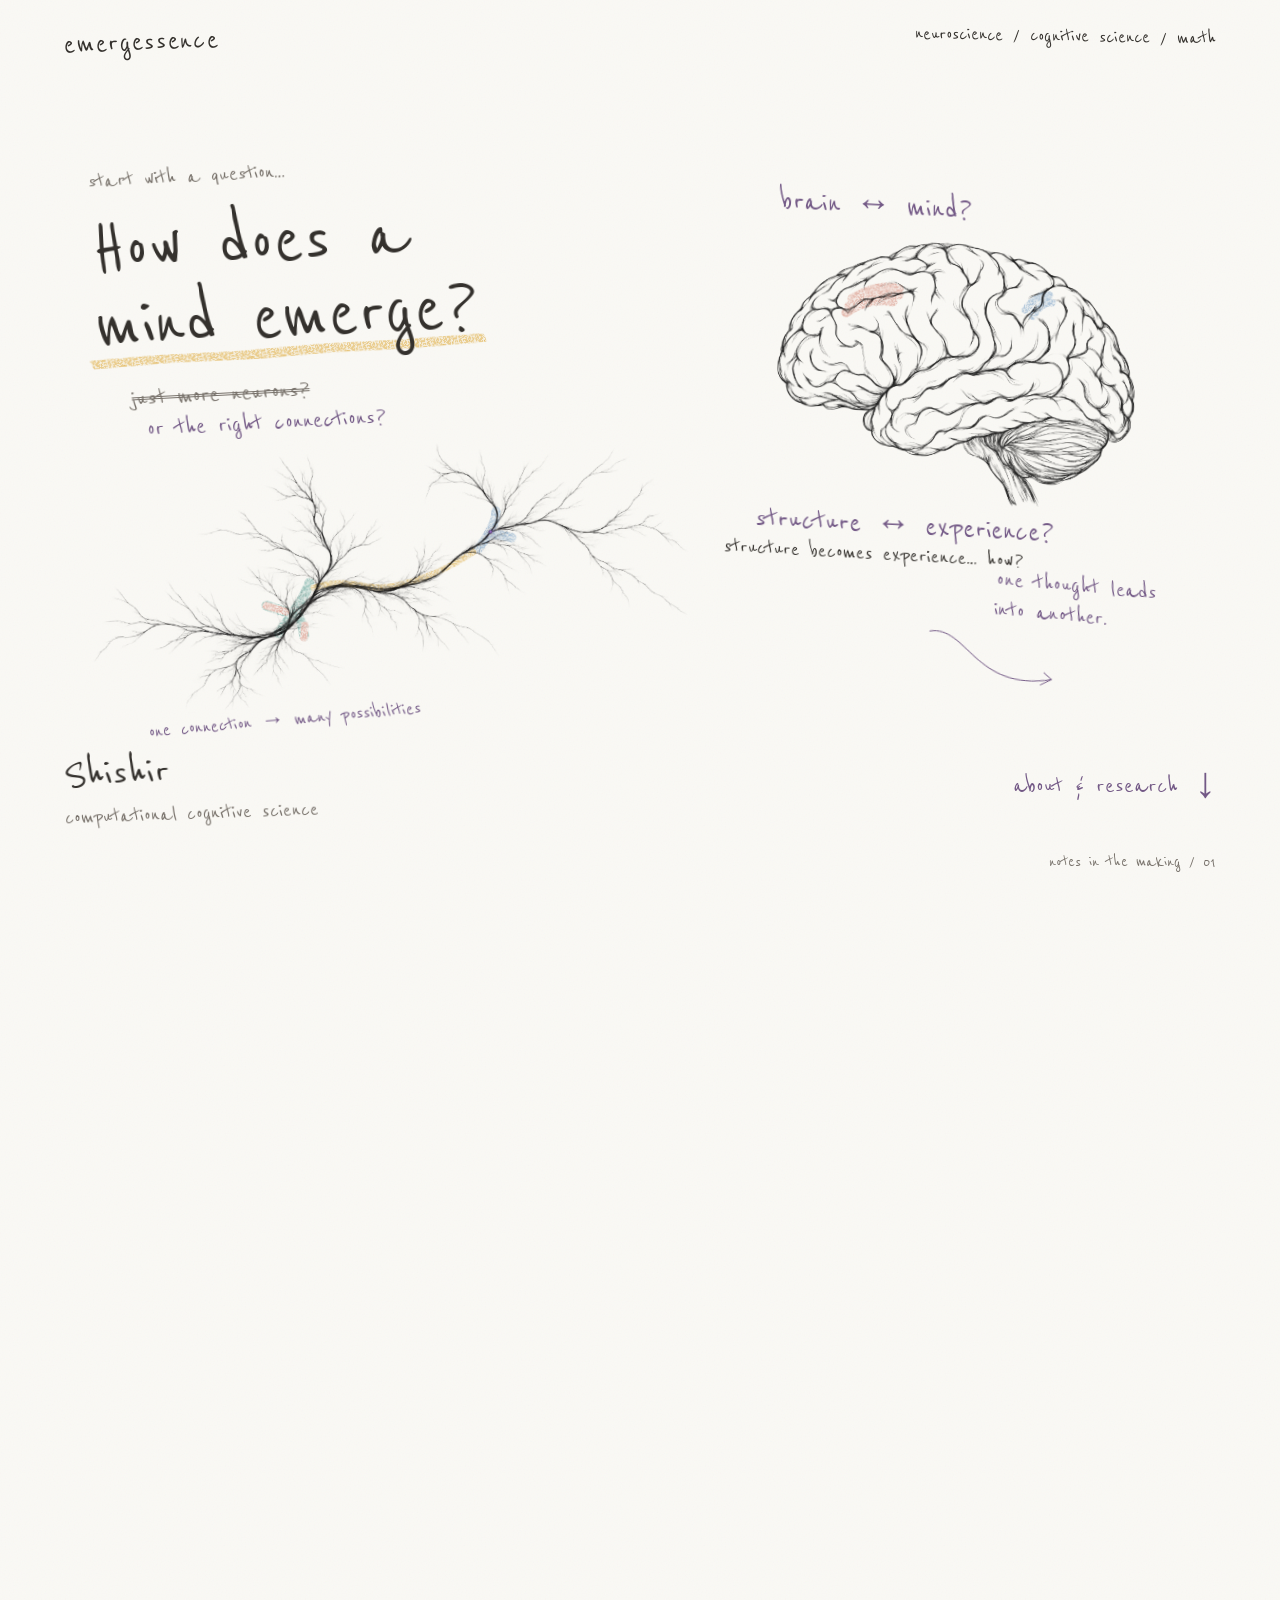
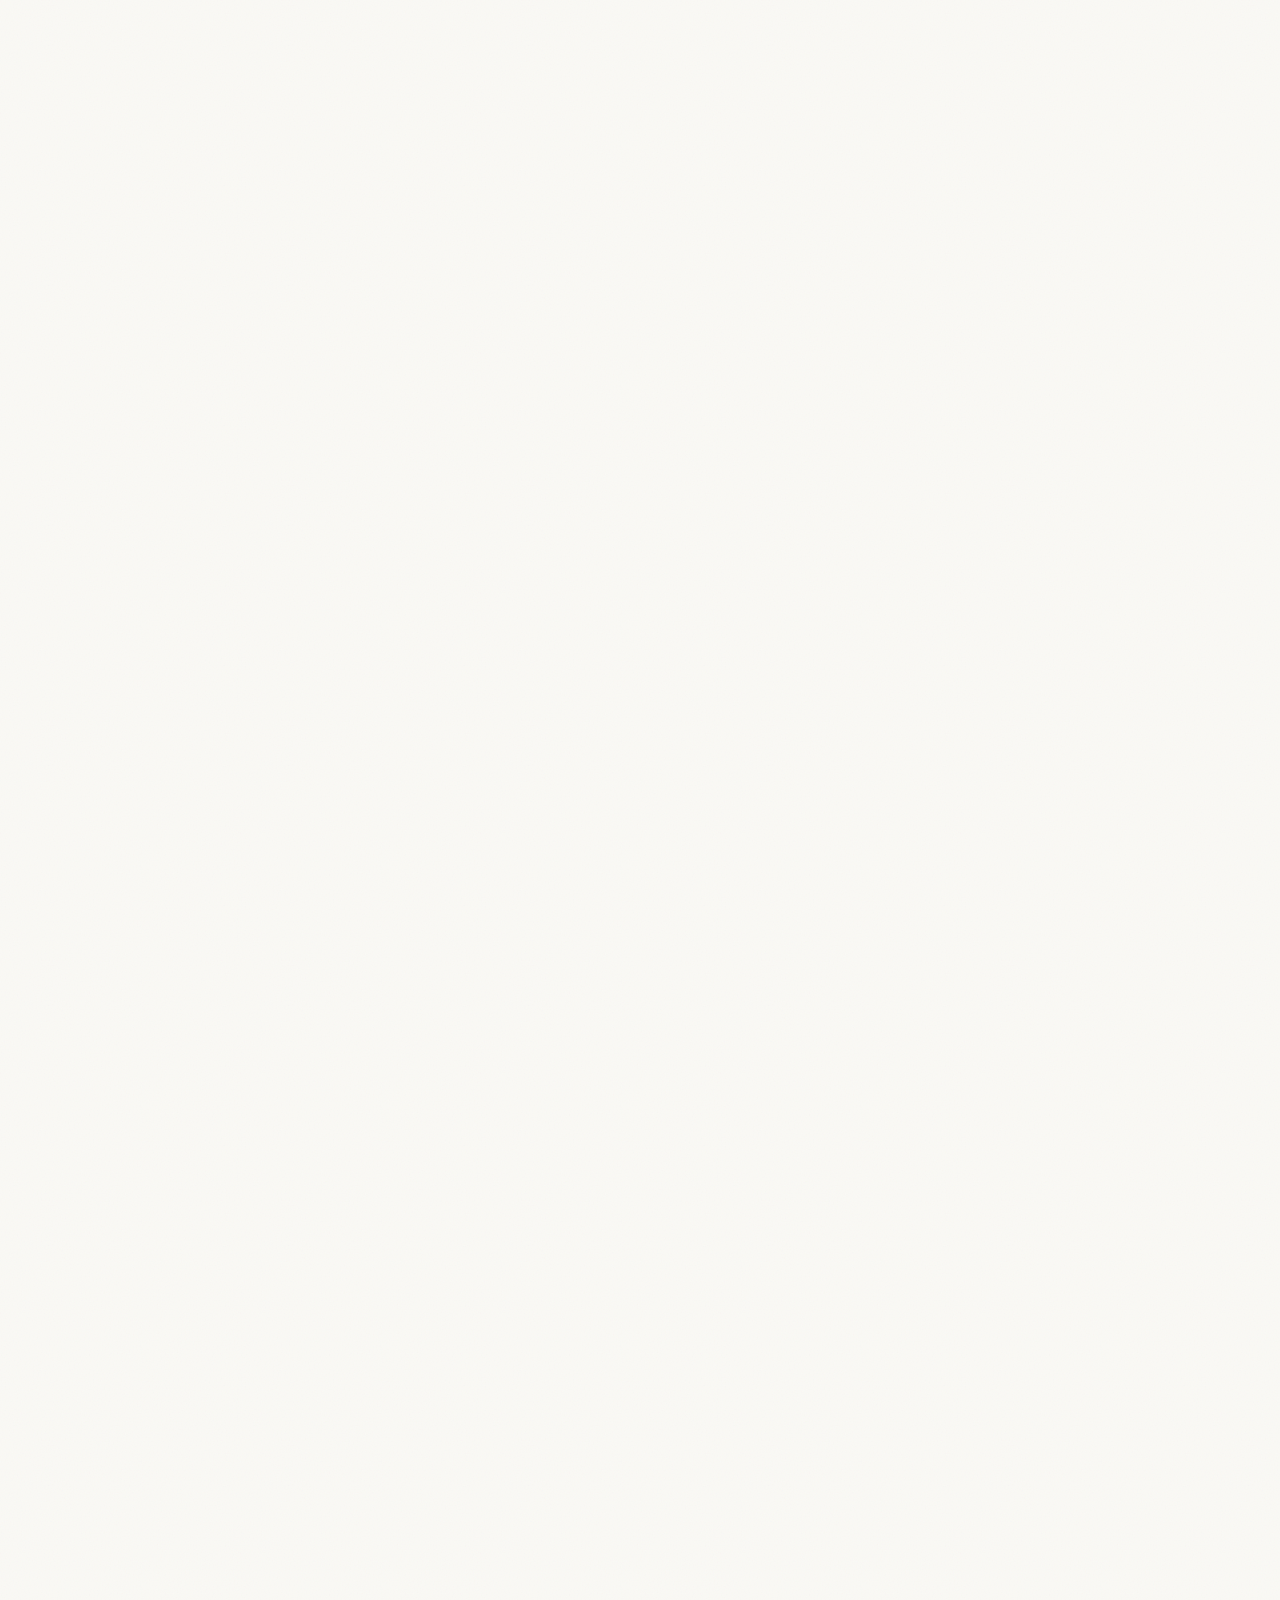
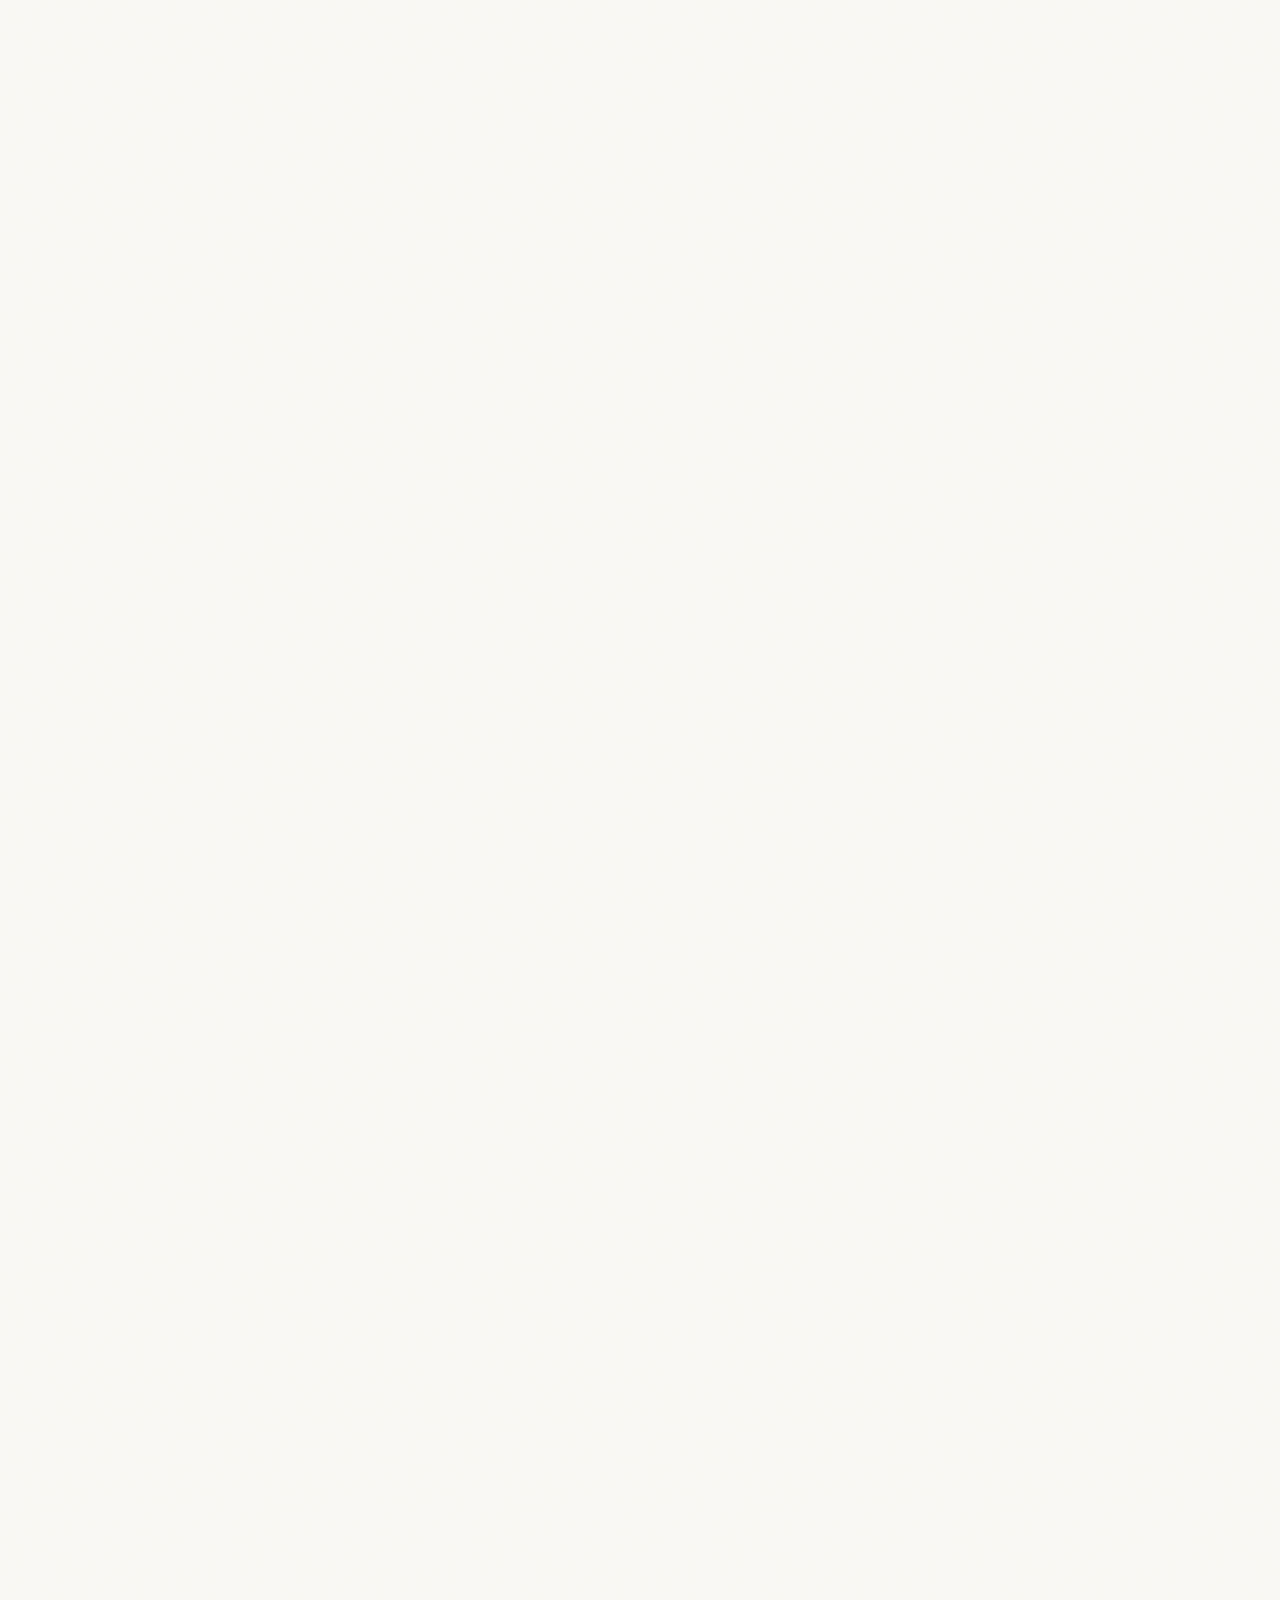
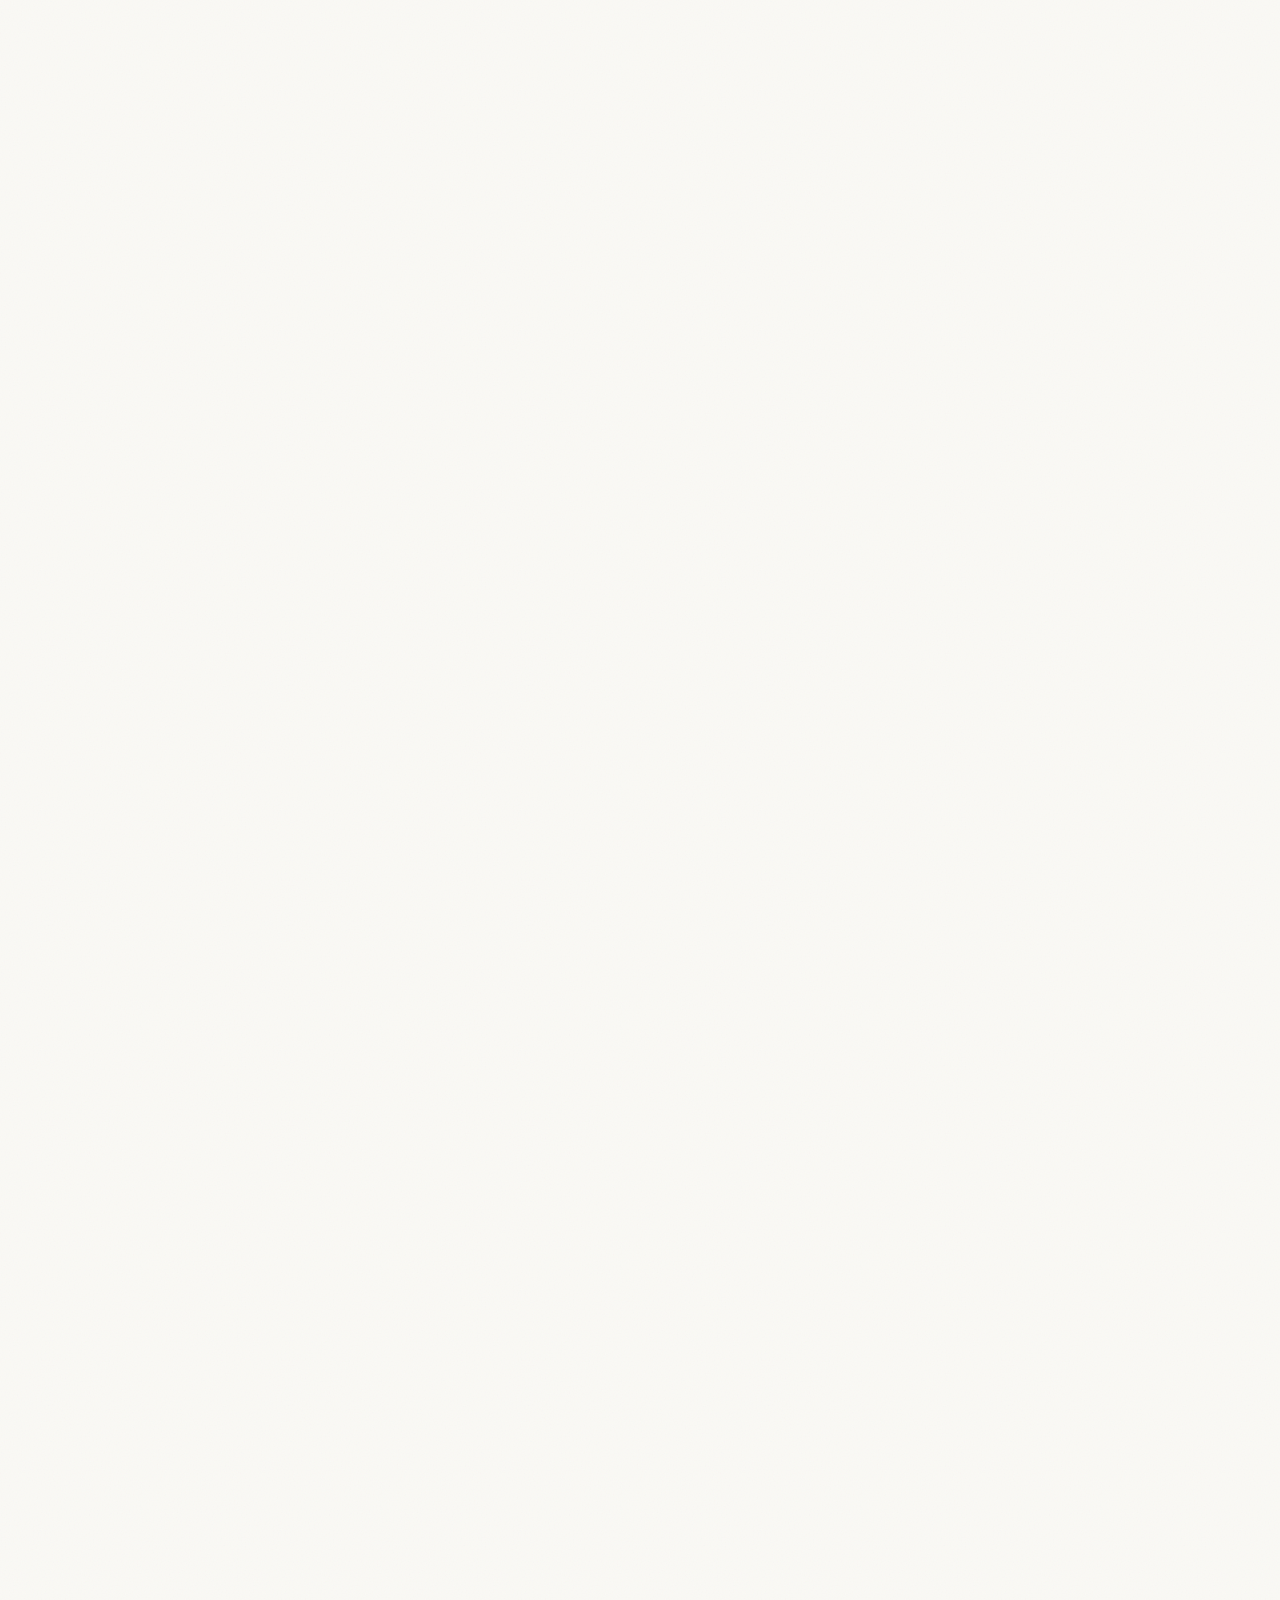
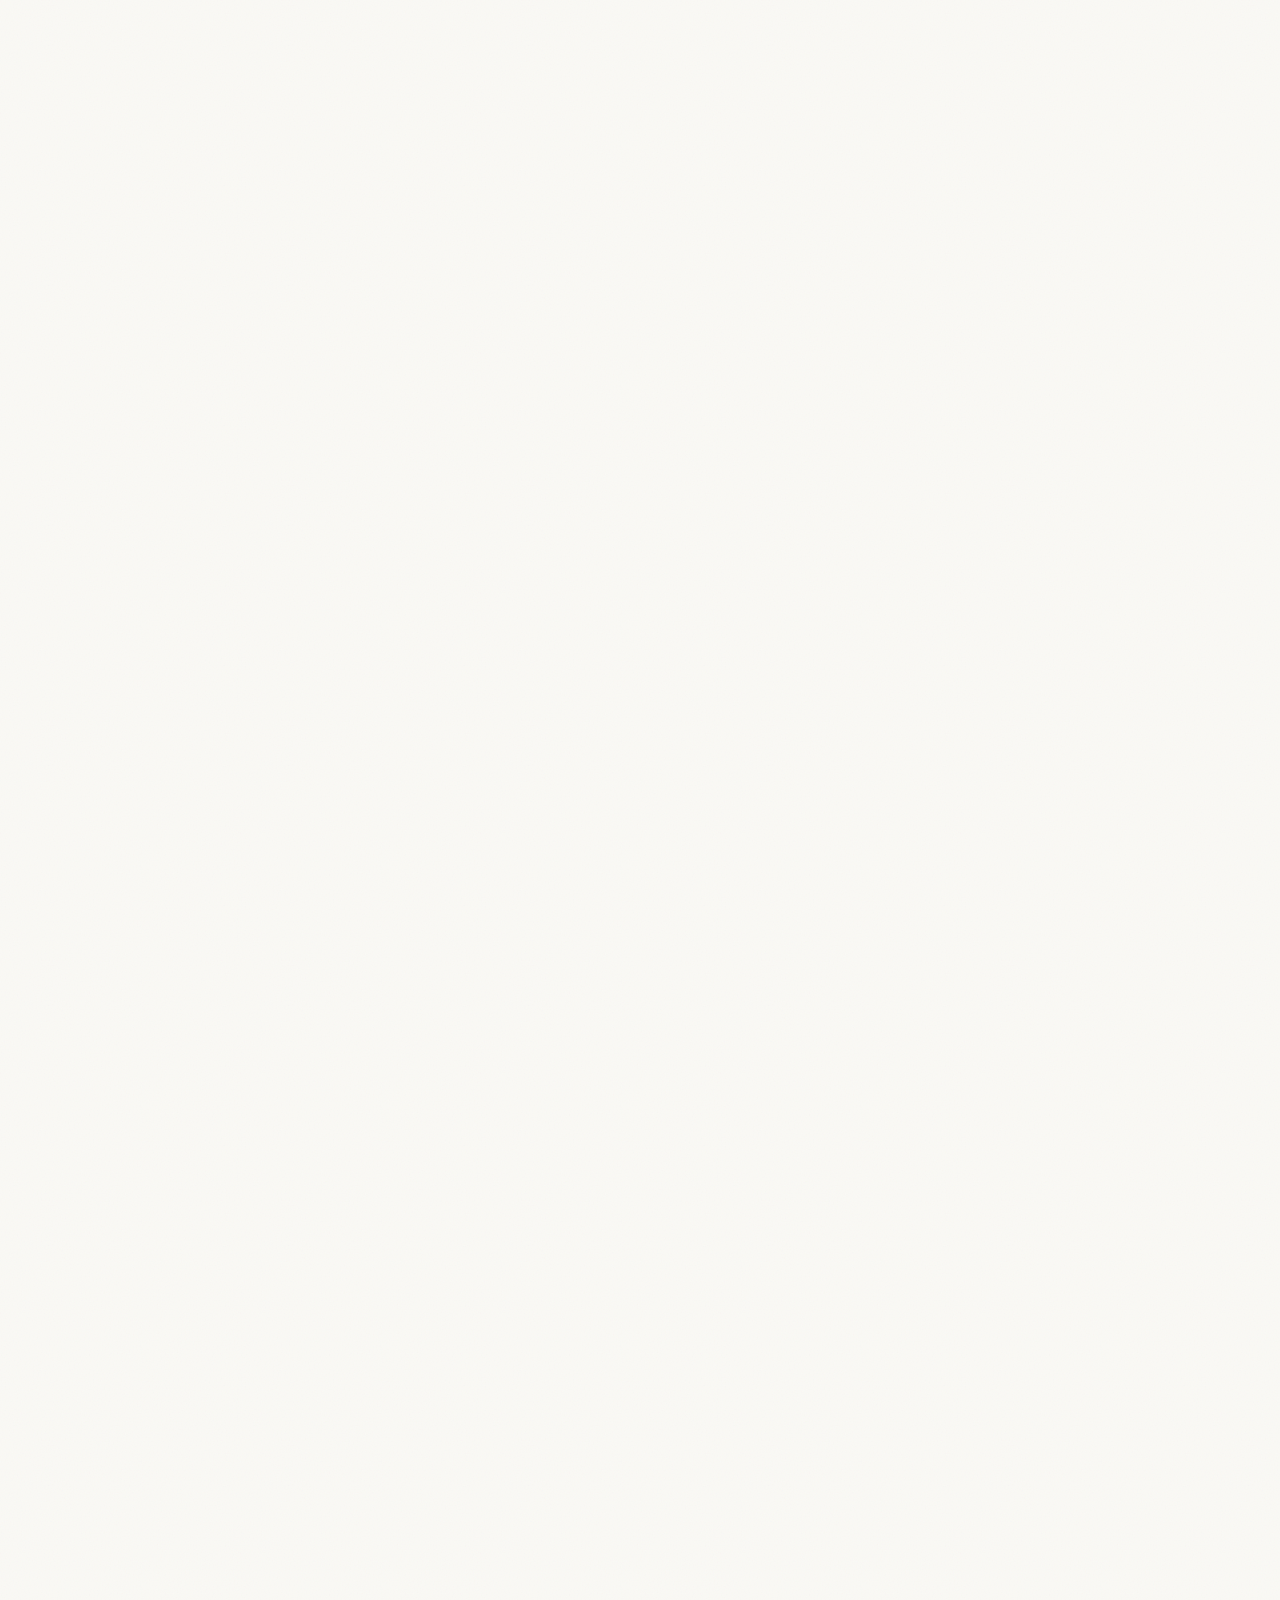
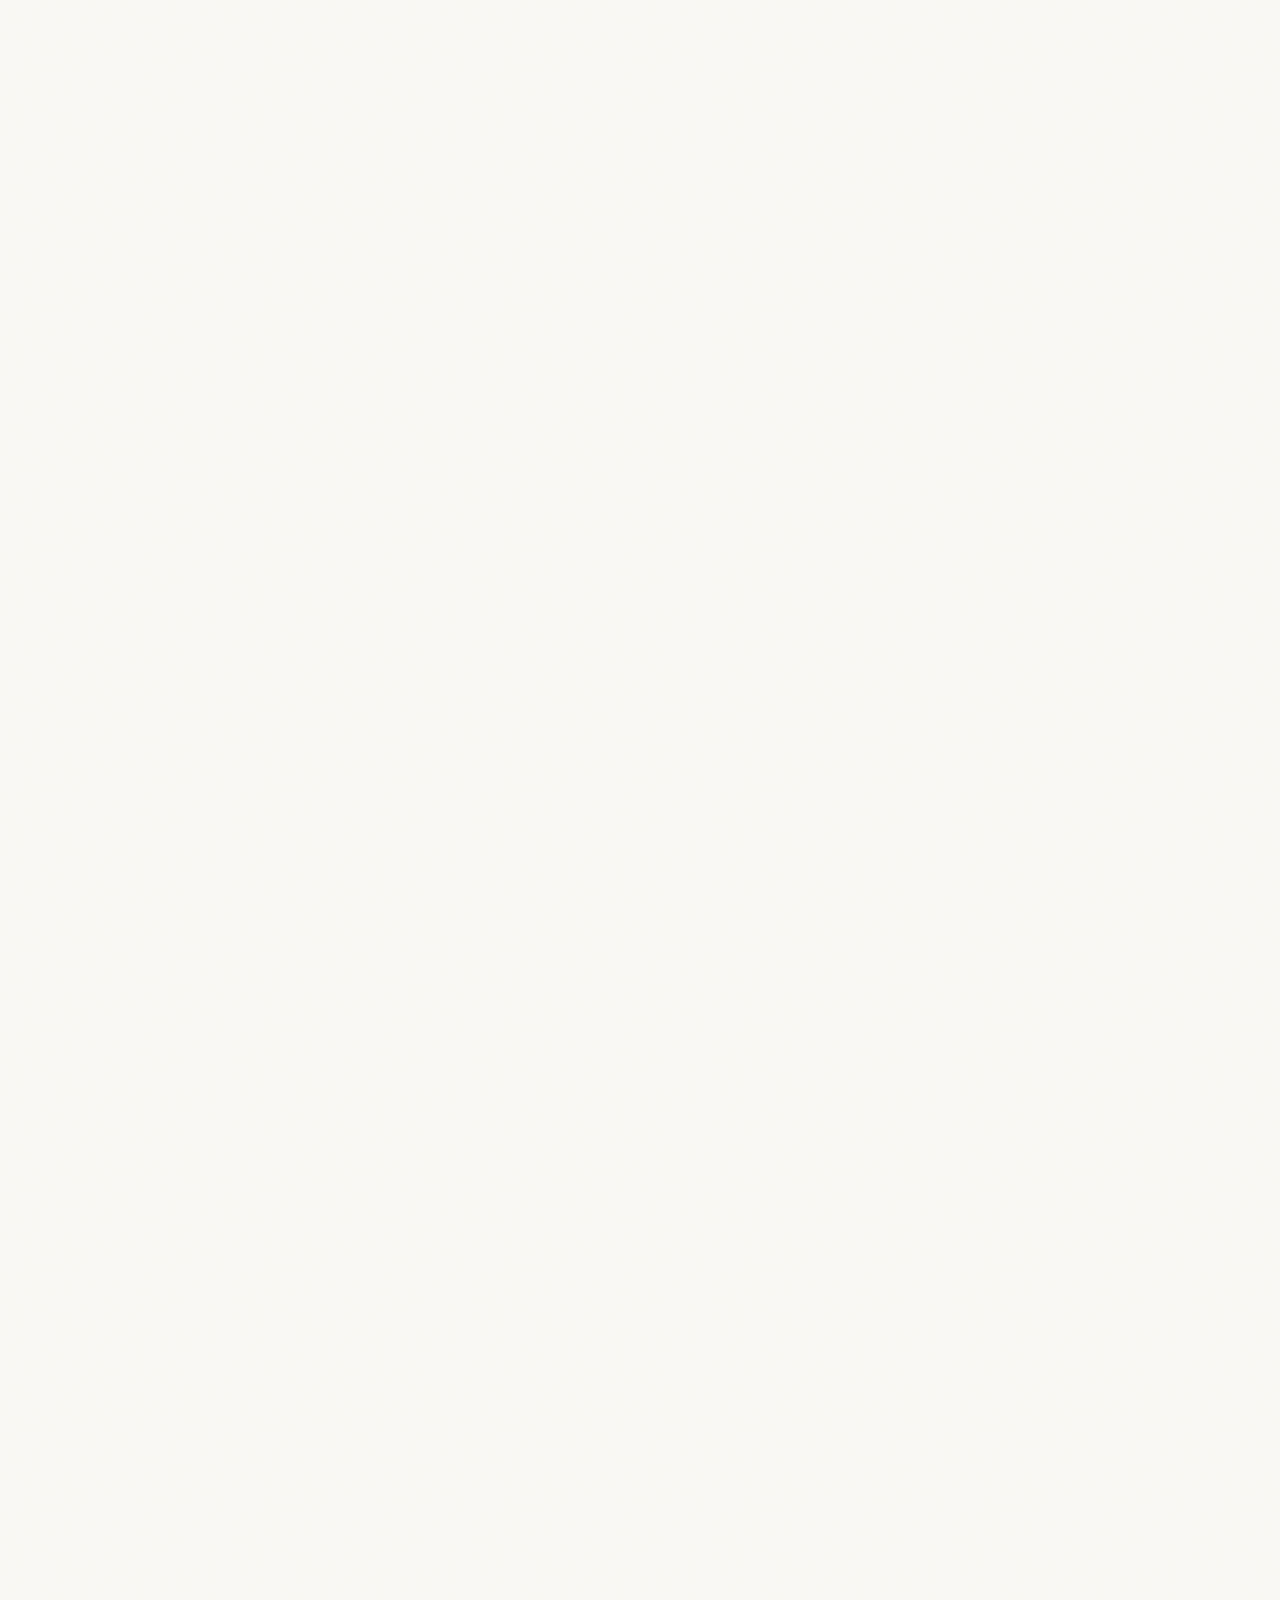
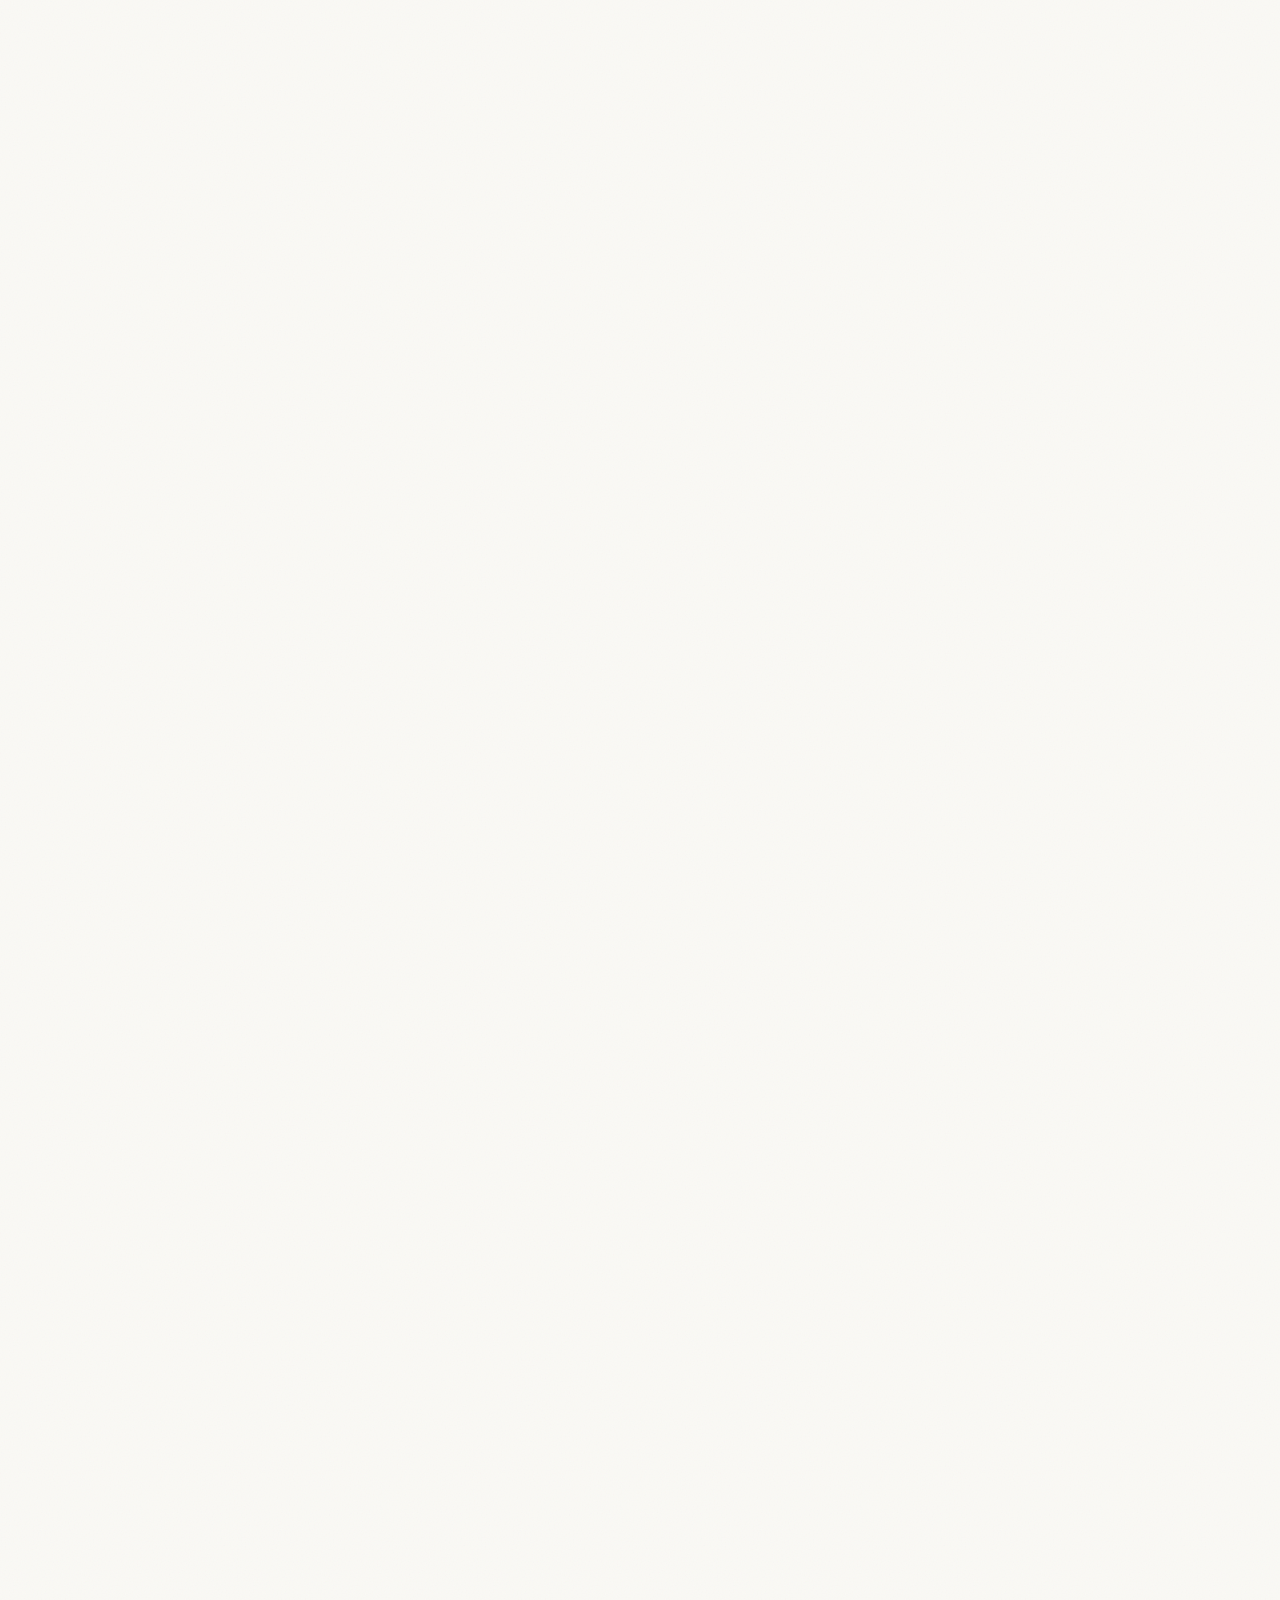
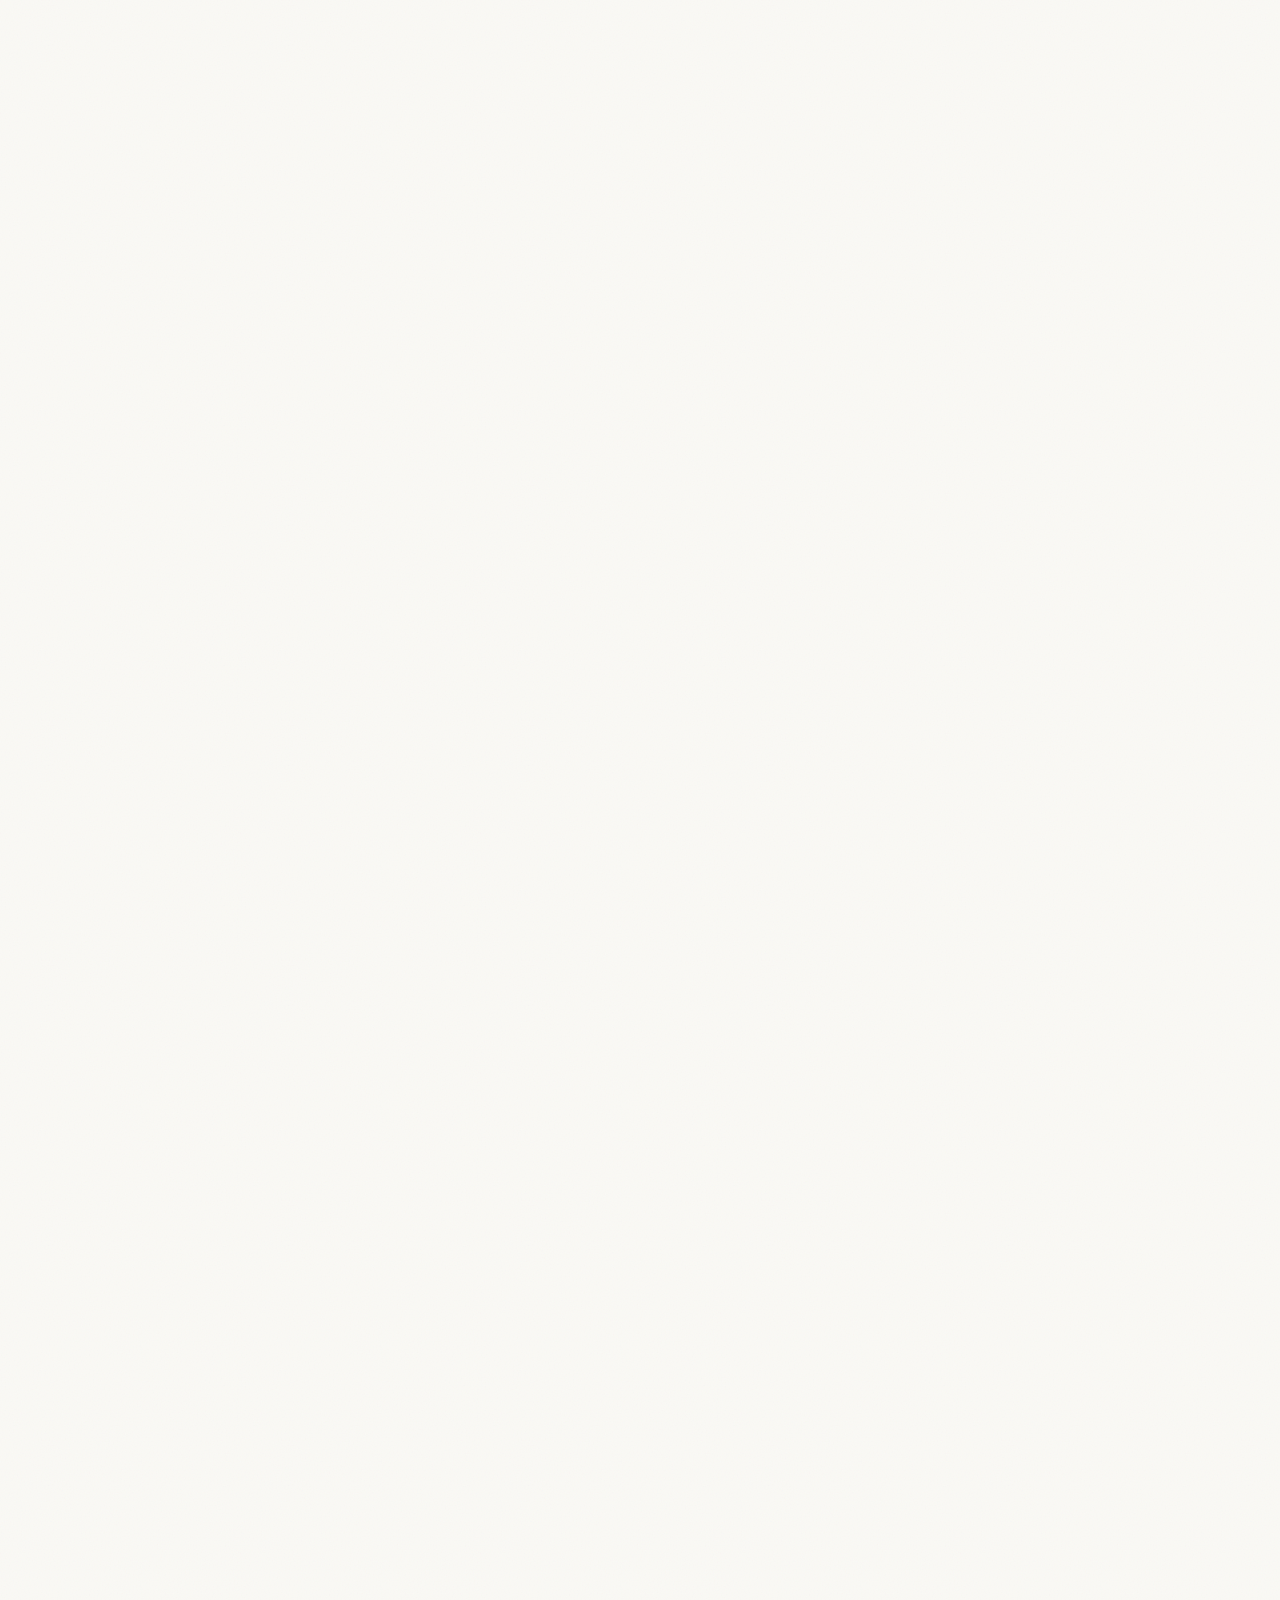
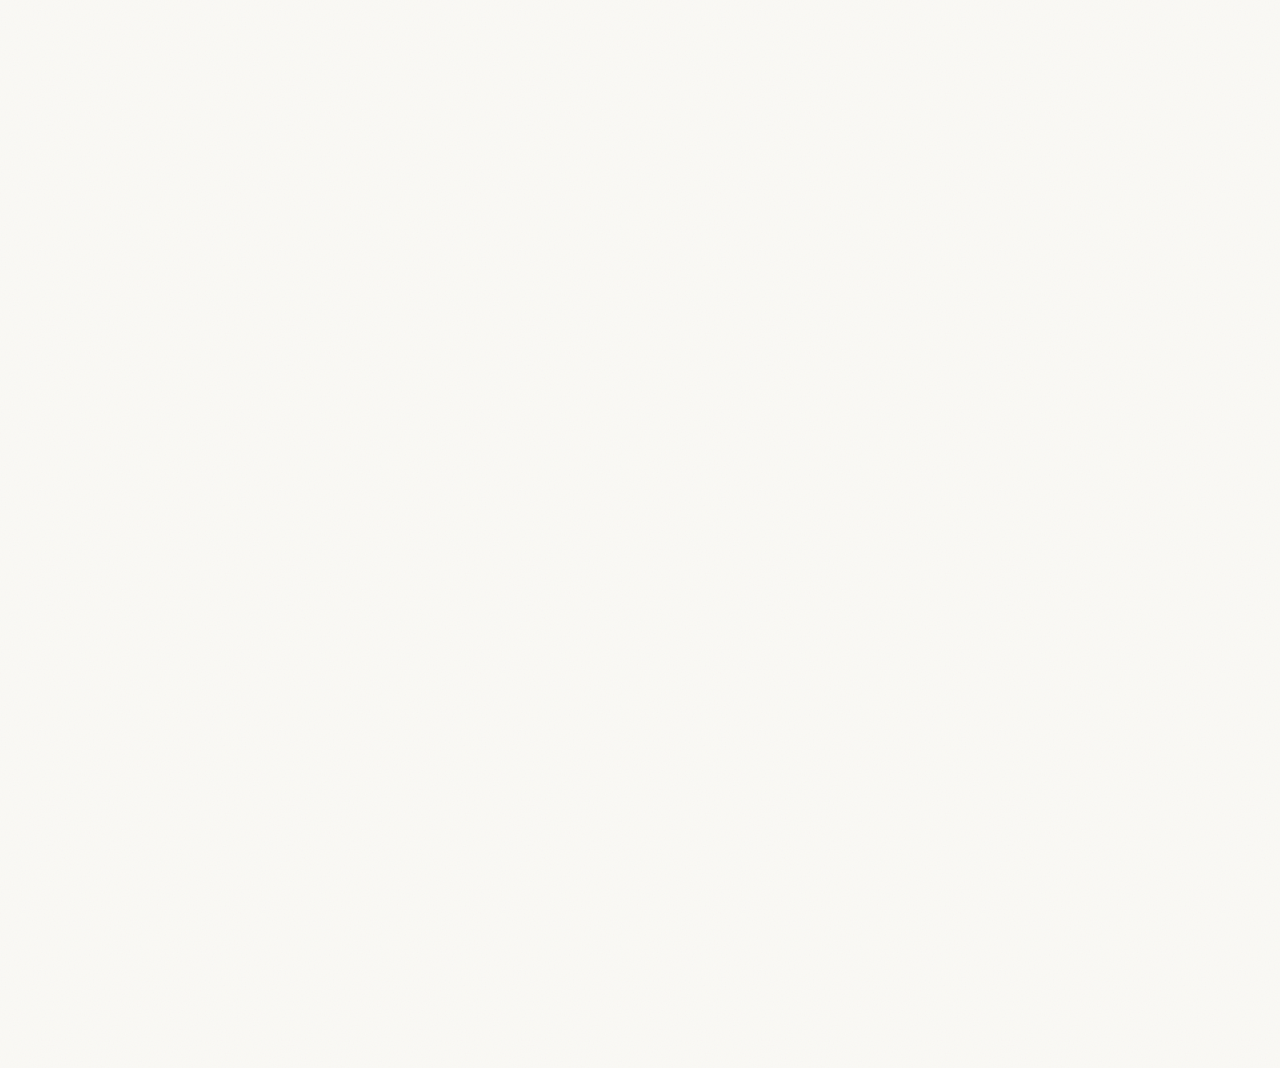
<file: index.html>
<!doctype html>
<html lang="en" data-design="thoughtspace">
<head>
  <meta charset="utf-8">
  <meta name="viewport" content="width=device-width, initial-scale=1">
  <meta name="theme-color" content="#faf9f5">
  <meta name="description" content="Shishir — neuroscience, cognitive science, and mathematics. Computational models of perception, learning, and memory.">
  <title>emergessence — Shishir</title>
  <link rel="preconnect" href="https://fonts.googleapis.com">
  <link rel="preconnect" href="https://fonts.gstatic.com" crossorigin>
  <link href="https://fonts.googleapis.com/css2?family=Roboto+Mono:wght@400&display=swap" rel="stylesheet">
  <link rel="stylesheet" href="site/base.css?v=2">
  <link rel="stylesheet" href="site/sketchbook.css">
  <link rel="stylesheet" href="site/thoughtspace.css?v=7">
  <link rel="stylesheet" href="styles.css?v=1">
  <script type="module" src="script.js?v=15"></script>
</head>
<body>
  <a class="skip-link" href="#about">Skip to content</a>
  <main id="portfolio">
    <section class="hero" id="top" aria-label="Shishir">
      <header class="masthead">
        <a class="wordmark" href="#top">emergessence</a>
        <p class="disciplines">neuroscience / cognitive science / math</p>
      </header>
      <div class="notebook-art" id="notebook-art" hidden></div>
      <div class="hero-identity">
        <h1 class="glyph">Shishir</h1>
        <p class="byline">computational cognitive science</p>
      </div>
      <div class="hero-footnote">
        <span>COMPUTATIONAL COGNITIVE SCIENCE</span>
        <a class="scroll-prompt" href="#about"><span id="scroll-label">SCROLL TO ENTER</span><span class="scroll-arrow" aria-hidden="true">↓</span></a>
      </div>
    </section>

    <nav class="primary-navigation" aria-label="Portfolio sections">
      <a href="#about"><span class="nav-number">[01]</span> ABOUT</a>
      <a href="#research"><span class="nav-number">[02]</span> RESEARCH</a>
      <a href="#projects"><span class="nav-number">[03]</span> PROJECTS</a>
      <a href="#contact"><span class="nav-number">[04]</span> CONTACT</a>
    </nav>

    <div class="content">
      <section class="portfolio-section about-section" id="about">
        <div class="section-heading"><span class="section-number">01</span><span class="section-name">ABOUT</span></div>
        <div class="about-layout">
          <div class="about-statement"><h2>Mind, brain,<br>and models.</h2><p class="lead">I’m Shishir. I work on computational models of perception, learning, and memory.</p></div>
          <div class="about-copy"><p>My interests sit between neuroscience, cognitive science, and mathematics.</p></div>
        </div>
        <div class="about-specifications">
          <div><h3>RESEARCH_FOCUS</h3><ul><li>Computational modeling</li><li>Neural networks</li><li>Cognitive architecture</li><li>Emergent behavior</li></ul></div>
          <div><h3>TECHNICAL_STACK</h3><ul><li>Python / C++ / CUDA / Rust</li><li>PyTorch / TensorFlow / JAX</li><li>JavaScript / TypeScript / Go</li><li>Statistical analysis / R / Scala</li></ul></div>
        </div>
      </section>

      <section class="portfolio-section research-section" id="research">
        <div class="section-heading"><span class="section-number">02</span><span class="section-name">RESEARCH</span><span class="section-note">SELECTED INVESTIGATIONS</span></div>
        <div class="research-index">
          <details class="research-entry" open>
            <summary><span class="entry-number">01</span><h2>ASSOCIATIVE MEMORY<br>MANIFOLD</h2><span class="research-status">ACTIVE</span><span class="entry-toggle" aria-hidden="true"></span></summary>
            <div class="research-body"><p>Hierarchical representations in artificial neural networks and their correspondence to biological neural systems.</p><p class="research-tags">ASSOCIATIVE MEMORY / PERCEPTION / KNOWLEDGE REPRESENTATION</p></div>
          </details>
          <details class="research-entry">
            <summary><span class="entry-number">02</span><h2>MENTAL IMAGERY<br>& SIMULATION</h2><span class="research-status">COMPLETED</span><span class="entry-toggle" aria-hidden="true"></span></summary>
            <div class="research-body"><p>The role of prediction errors in learning and how the brain constructs models of sensory input.</p><p class="research-tags">PREDICTIVE CODING / ACTIVE INFERENCE / SIMULATION</p></div>
          </details>
          <details class="research-entry">
            <summary><span class="entry-number">03</span><h2>COGNITION<br>& ENVIRONMENT</h2><span class="research-status">ONGOING</span><span class="entry-toggle" aria-hidden="true"></span></summary>
            <div class="research-body"><p>Computational models capturing bottom-up and top-down influences on information selection.</p><p class="research-tags">COGNITION / REINFORCEMENT LEARNING / EMERGENT BEHAVIOR</p></div>
          </details>
        </div>
      </section>

      <section class="portfolio-section projects-section" id="projects">
        <div class="section-heading"><span class="section-number">03</span><span class="section-name">PROJECTS</span><span class="section-note">MODELS & EXPERIMENTS</span></div>
        <div class="projects-grid">
          <article class="project"><div class="project-meta"><span>PROJECT_001</span><span>PYTHON / AUTOML</span></div><h2>ACTIVATION FUNCTION<br>OPTIMIZATION</h2><p>Genetic programming to evolve novel neural network activation functions. GP evolution, DARTS, and hand-designed activations with mathematical rigor.</p><a href="https://github.com/ibixina/ActivationFunctions" target="_blank" rel="noopener noreferrer" aria-label="Activation function optimization repository">EXPLORE REPOSITORY <span aria-hidden="true">↗</span></a></article>
          <article class="project"><div class="project-meta"><span>PROJECT_002</span><span>PYTORCH / TENSORFLOW</span></div><h2>NEURAL NETWORK<br>VISUALIZER</h2><p>Real-time visualization of activations and weights, with color-coded displays and step-by-step training.</p><a href="https://github.com/ibixina/neural-viz" target="_blank" rel="noopener noreferrer" aria-label="Neural network visualizer repository">EXPLORE REPOSITORY <span aria-hidden="true">↗</span></a></article>
          <article class="project"><div class="project-meta"><span>PROJECT_003</span><span>JAVASCRIPT / PYTHON</span></div><h2>CLIMBING GAME<br>RL ENVIRONMENT</h2><p>A physics-based climbing game and custom reinforcement learning environment, with a JavaScript–Python bridge for experimentation.</p><a href="https://github.com/ibixina/climbinggame" target="_blank" rel="noopener noreferrer" aria-label="Climbing game repository">EXPLORE REPOSITORY <span aria-hidden="true">↗</span></a></article>
          <article class="project"><div class="project-meta"><span>PROJECT_004</span><span>PYTHON / DISTILLATION</span></div><h2>NEURAL NETWORK<br>COMPRESSION</h2><p>Compressing CNN teacher models into smaller students on CIFAR-100, with a modular training pipeline, layer-conditioning, and benchmarking.</p><a href="https://github.com/ibixina/neuralcompression" target="_blank" rel="noopener noreferrer" aria-label="Neural network compression repository">EXPLORE REPOSITORY <span aria-hidden="true">↗</span></a></article>
          <article class="project"><div class="project-meta"><span>PROJECT_005</span><span>GO / SYSTEMS</span></div><h2>TERMINAL<br>VIDEO PLAYER</h2><p>Video rendered as ASCII art, with YouTube streaming, concurrent frame processing, automatic terminal detection, and cross-platform support.</p><a href="https://github.com/ibixina/terminalVideo" target="_blank" rel="noopener noreferrer" aria-label="Terminal video player repository">EXPLORE REPOSITORY <span aria-hidden="true">↗</span></a></article>
          <article class="project"><div class="project-meta"><span>PROJECT_006</span><span>TYPESCRIPT / GAME DEV</span></div><h2>DIGILIFE</h2><p>A life simulation with data-driven architecture, career progression, education, relationships, and hidden gameplay pathways.</p><a href="https://github.com/ibixina/DigiLife" target="_blank" rel="noopener noreferrer" aria-label="DigiLife repository">EXPLORE REPOSITORY <span aria-hidden="true">↗</span></a></article>
        </div>
      </section>

      <section class="portfolio-section contact-section" id="contact">
        <div class="section-heading"><span class="section-number">04</span><span class="section-name">CONTACT</span><span class="section-note">LET’S CONNECT</span></div>
        <div class="contact-layout"><div><h2>LET’S<br>EXPLORE.</h2><p>Studying how intelligence emerges from computation. Open to collaborators working on the hard questions in AI, neuroscience, and cognitive science.</p></div><div class="contact-links"><a class="contact-email" href="mailto:shis7ir@gmail.com">shis7ir@gmail.com <span aria-hidden="true">↗</span></a><a href="https://github.com/ibixina" target="_blank" rel="noopener noreferrer">github.com/ibixina <span aria-hidden="true">↗</span></a><a href="files/Shrestha_Shishir_2026_Resume.pdf" download>RESUME.PDF <span aria-hidden="true">↓</span></a><a href="files/Shrestha_Shishir_2026_CV.pdf" download>CV.PDF <span aria-hidden="true">↓</span></a></div></div>
      </section>
    </div>
    <footer class="site-footer"><span>© 2026 SHISHIR</span><a href="#top">BACK TO THE SURFACE ↑</a></footer>
  </main>
</body>
</html>
</file>
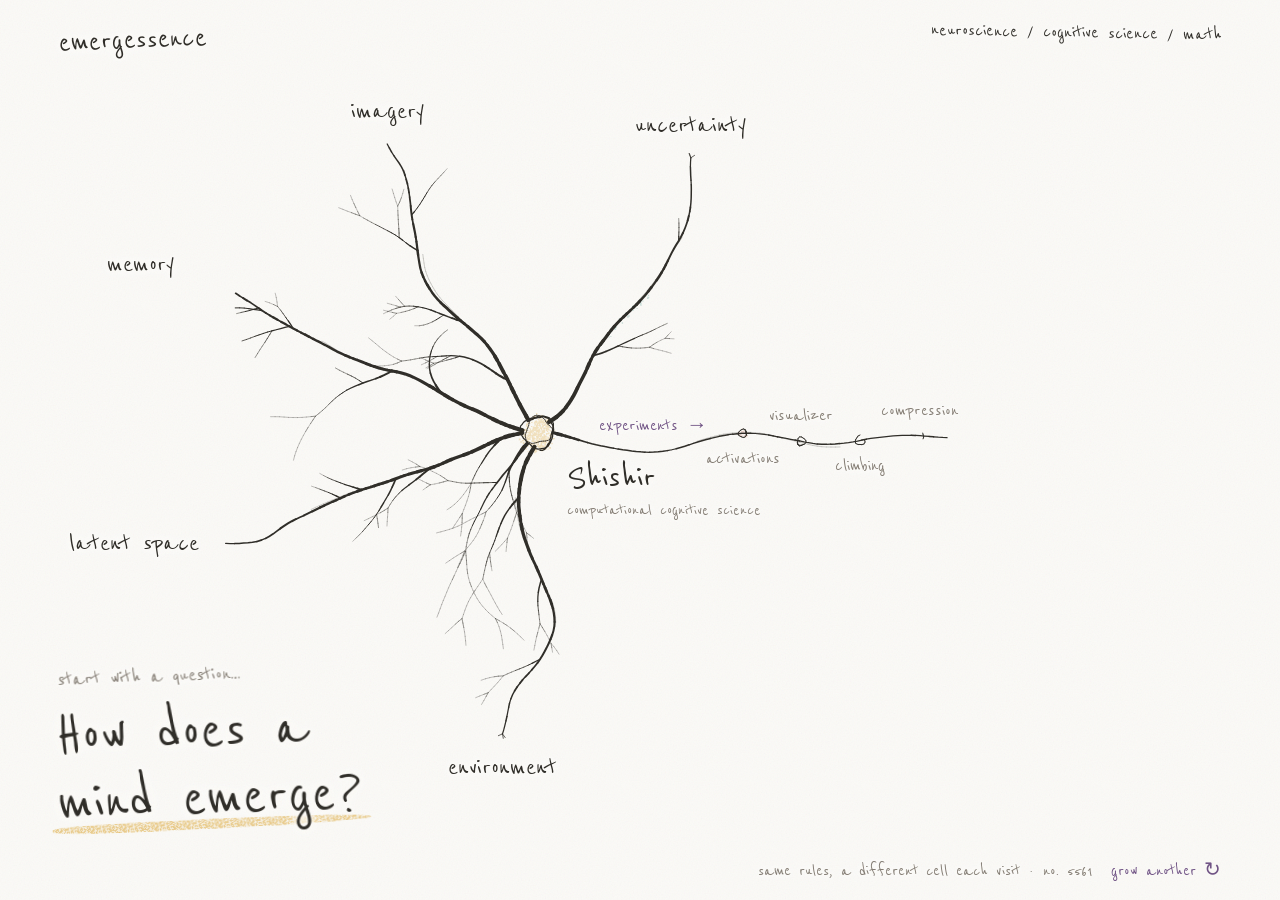
<file: arbor/index.html>
<!doctype html>
<html lang="en">
<head>
  <meta charset="utf-8">
  <meta name="viewport" content="width=device-width, initial-scale=1">
  <meta name="theme-color" content="#fbfaf7">
  <meta name="description" content="Shishir — computational models of perception, learning, and memory. A portfolio grown as a single neuron.">
  <title>arbor — Shishir</title>
  <link rel="icon" href="data:image/svg+xml,%3Csvg xmlns='http://www.w3.org/2000/svg' viewBox='0 0 16 16'%3E%3Ccircle cx='8' cy='8' r='4.5' fill='%23e1b453'/%3E%3Ccircle cx='8' cy='8' r='4.5' fill='none' stroke='%23302e29' stroke-width='1.3'/%3E%3C/svg%3E">
  <link rel="preload" href="../site/assets/fonts/ReenieBeanie-Regular.ttf" as="font" type="font/ttf" crossorigin>
  <link rel="stylesheet" href="arbor.css?v=1">
  <script type="module" src="arbor.js?v=1"></script>
</head>
<body>
  <a class="skip" href="#about">Skip to content</a>

  <header class="masthead">
    <a class="wordmark" href="#" data-home>emergessence</a>
    <p class="disciplines">neuroscience / cognitive science / math</p>
  </header>

  <div class="stage" id="stage">
    <canvas class="ink" aria-hidden="true"></canvas>
    <div class="world" id="world">
      <a class="node node-soma" href="#about" data-node="about"><span class="name">Shishir</span><span class="role">computational cognitive science</span></a>
      <a class="node" href="#memory" data-node="memory">memory</a>
      <a class="node" href="#imagery" data-node="imagery">imagery</a>
      <a class="node" href="#environment" data-node="environment">environment</a>
      <a class="node" href="#uncertainty" data-node="uncertainty">uncertainty</a>
      <a class="node" href="#latent" data-node="latent">latent space</a>
      <a class="node node-axon" href="#experiments" data-node="experiments">experiments →</a>
      <a class="node node-bouton" href="#activations" data-node="activations">activations</a>
      <a class="node node-bouton" href="#visualizer" data-node="visualizer">visualizer</a>
      <a class="node node-bouton" href="#climbing" data-node="climbing">climbing</a>
      <a class="node node-bouton" href="#compression" data-node="compression">compression</a>
      <a class="node node-bouton" href="#ascii" data-node="ascii">ascii video</a>
      <a class="node node-bouton" href="#digilife" data-node="digilife">digilife</a>
      <a class="node node-hello" href="#hello" data-node="hello">hello</a>
      <a class="node node-you" href="#hello" data-node="you" tabindex="-1" aria-hidden="true">you?</a>
    </div>
    <svg class="leader" aria-hidden="true"><path/><path/></svg>
  </div>

  <h1 class="question"><span class="jot">start with a question…</span>How does a<br><span class="underline">mind emerge?</span></h1>

  <main class="notes" id="notes">
    <article class="note" id="about" data-study="processSketch" aria-labelledby="about-title">
      <p class="jot">the cell body · about</p>
      <h2 id="about-title">Mind, brain, and models.</h2>
      <p>I’m Shishir. I build computational models of perception, learning, and memory, somewhere between neuroscience, cognitive science, and mathematics.</p>
      <figure class="study"><figcaption>models connect mechanisms with behavior.</figcaption></figure>
      <p class="aside">dendrites gather the questions.<br>the axon carries what gets made.</p>
      <p class="small">python · c++ · cuda · rust · pytorch · jax · typescript · go · r</p>
    </article>

    <article class="note" id="memory" data-study="memorySketch" aria-labelledby="memory-title">
      <p class="jot">a question · active</p>
      <h2 id="memory-title">Associative memory manifold</h2>
      <p class="ask">Can a partial cue lead to a stable representation?</p>
      <figure class="study"><figcaption>a cue / a neighborhood / a route</figcaption></figure>
      <p>Hierarchical representations in artificial networks, and how they correspond to biological ones.</p>
      <p class="small">associative memory / perception / knowledge representation</p>
    </article>

    <article class="note" id="imagery" data-study="predictionSketch" aria-labelledby="imagery-title">
      <p class="jot">a question · completed</p>
      <h2 id="imagery-title">Mental imagery &amp; simulation</h2>
      <p class="ask">What does a model do without new sensory input?</p>
      <figure class="study"><figcaption>sensory input checks the prediction</figcaption></figure>
      <p>Prediction errors, learning, and internal models of sensory input.</p>
      <p class="small">predictive coding / active inference / simulation</p>
    </article>

    <article class="note" id="environment" data-study="interactionSketch" aria-labelledby="environment-title">
      <p class="jot">a question · ongoing</p>
      <h2 id="environment-title">Cognition &amp; environment</h2>
      <p class="ask">How does the loop change what gets learned?</p>
      <figure class="study"><figcaption>action changes the next observation</figcaption></figure>
      <p>Bottom-up and top-down influences on what gets selected.</p>
      <p class="small">cognition / reinforcement learning / emergent behavior</p>
    </article>

    <article class="note" id="uncertainty" data-study="probabilitySketch" aria-labelledby="uncertainty-title">
      <p class="jot">a working note</p>
      <h2 id="uncertainty-title">Probabilistic modeling</h2>
      <p class="ask">How certain is the model?</p>
      <figure class="study"><figcaption>prior + evidence → posterior</figcaption></figure>
      <p>Keep uncertainty in the picture. Update the belief when the evidence changes.</p>
    </article>

    <article class="note" id="latent" data-study="latentSpaceSketch" aria-labelledby="latent-title">
      <p class="jot">a working note</p>
      <h2 id="latent-title">Latent spaces</h2>
      <p class="ask">What structure lives in a representation?</p>
      <figure class="study"><figcaption>many observations → hidden coordinates</figcaption></figure>
      <p>Two coordinates can describe a point on a surface folded through three dimensions.</p>
    </article>

    <article class="note" id="experiments" aria-labelledby="experiments-title">
      <p class="jot">the axon · experiments</p>
      <h2 id="experiments-title">Make it, then look inside.</h2>
      <ol class="index">
        <li><a href="#activations">activation function optimization</a></li>
        <li><a href="#visualizer">neural network visualizer</a></li>
        <li><a href="#climbing">climbing game RL environment</a></li>
        <li><a href="#compression">neural network compression</a></li>
        <li><a href="#ascii">terminal video player</a></li>
        <li><a href="#digilife">digilife</a></li>
      </ol>
      <p><a class="out" href="https://github.com/ibixina" target="_blank" rel="noopener noreferrer">more on GitHub ↗</a></p>
    </article>

    <article class="note" id="activations" data-study="activationSketch" aria-labelledby="activations-title">
      <p class="jot">experiment 01 · python / automl</p>
      <h2 id="activations-title">Activation function optimization</h2>
      <figure class="study"><figcaption>three functions, three different responses</figcaption></figure>
      <p>Genetic programming to evolve activation functions, compared with DARTS and hand-designed ones.</p>
      <p class="aside">candidate → evaluate → evolve.<br>what shape does the search favor?</p>
      <a class="out" href="https://github.com/ibixina/ActivationFunctions" target="_blank" rel="noopener noreferrer">open the repository ↗</a>
    </article>

    <article class="note" id="visualizer" data-study="layersSketch" aria-labelledby="visualizer-title">
      <p class="jot">experiment 02 · pytorch / tensorflow</p>
      <h2 id="visualizer-title">Neural network visualizer</h2>
      <figure class="study"><figcaption>trace the activations through the layers</figcaption></figure>
      <p>Activations and weights, visible while the network trains, with color-coded views and step-by-step training.</p>
      <p class="aside">look at one layer at a time.<br>which units change together?</p>
      <a class="out" href="https://github.com/ibixina/neural-viz" target="_blank" rel="noopener noreferrer">open the repository ↗</a>
    </article>

    <article class="note" id="climbing" data-study="climbingSketch" aria-labelledby="climbing-title">
      <p class="jot">experiment 03 · javascript / python</p>
      <h2 id="climbing-title">Climbing game RL environment</h2>
      <figure class="study"><figcaption>a world in which to learn</figcaption></figure>
      <p>A physics-based climbing game and a custom reinforcement learning environment, bridged between JavaScript and Python.</p>
      <p class="aside">observe → act → reward.<br>reach → grip → move.</p>
      <a class="out" href="https://github.com/ibixina/climbinggame" target="_blank" rel="noopener noreferrer">open the repository ↗</a>
    </article>

    <article class="note" id="compression" data-study="compressionSketch" aria-labelledby="compression-title">
      <p class="jot">experiment 04 · python / distillation</p>
      <h2 id="compression-title">Neural network compression</h2>
      <figure class="study"><figcaption>teacher → smaller student</figcaption></figure>
      <p>Distilling CNN teachers into smaller students on CIFAR-100, with layer-conditioning, a modular pipeline, and benchmarks.</p>
      <p class="aside">fewer parameters, useful structure?</p>
      <a class="out" href="https://github.com/ibixina/neuralcompression" target="_blank" rel="noopener noreferrer">open the repository ↗</a>
    </article>

    <article class="note" id="ascii" data-study="terminalSketch" aria-labelledby="ascii-title">
      <p class="jot">experiment 05 · go / systems</p>
      <h2 id="ascii-title">Terminal video player</h2>
      <figure class="study"><figcaption>pixels → another alphabet</figcaption></figure>
      <p>Video rendered as ASCII art, with YouTube streaming, concurrent frame processing, and terminal detection.</p>
      <p class="aside">brightness → character density.</p>
      <a class="out" href="https://github.com/ibixina/terminalVideo" target="_blank" rel="noopener noreferrer">open the repository ↗</a>
    </article>

    <article class="note" id="digilife" data-study="lifeSketch" aria-labelledby="digilife-title">
      <p class="jot">experiment 06 · typescript / game dev</p>
      <h2 id="digilife-title">DigiLife</h2>
      <figure class="study"><figcaption>choices → branching consequences</figcaption></figure>
      <p>A data-driven life simulation: work, education, relationships, and hidden paths.</p>
      <p class="aside">small rules, many possible paths.</p>
      <a class="out" href="https://github.com/ibixina/DigiLife" target="_blank" rel="noopener noreferrer">open the repository ↗</a>
    </article>

    <article class="note" id="hello" aria-labelledby="hello-title">
      <p class="jot">the synapse · contact</p>
      <h2 id="hello-title">Get in touch.</h2>
      <p>For research, collaborations, or a conversation about cognition and computation.</p>
      <ul class="links">
        <li><a href="mailto:shis7ir@gmail.com">shis7ir@gmail.com ↗</a></li>
        <li><a href="https://github.com/ibixina" target="_blank" rel="noopener noreferrer">github.com/ibixina ↗</a></li>
        <li><a href="../files/Shrestha_Shishir_2026_Resume.pdf" download>resume.pdf ↓</a></li>
        <li><a href="../files/Shrestha_Shishir_2026_CV.pdf" download>cv.pdf ↓</a></li>
      </ul>
      <p class="aside">a synapse is the small gap<br>where one cell speaks to another.</p>
    </article>
  </main>

  <nav class="turn" aria-label="Move between notes">
    <a href="#" data-step="-1" aria-label="Previous note">←</a>
    <a href="#" data-home>the whole cell</a>
    <a href="#" data-step="1" aria-label="Next note">→</a>
  </nav>

  <footer class="colophon">
    <span><span class="phrase">same rules, a different cell each visit · </span><span class="seed"></span></span>
    <button type="button" class="regrow">grow another ↻</button>
  </footer>
</body>
</html>
</file>
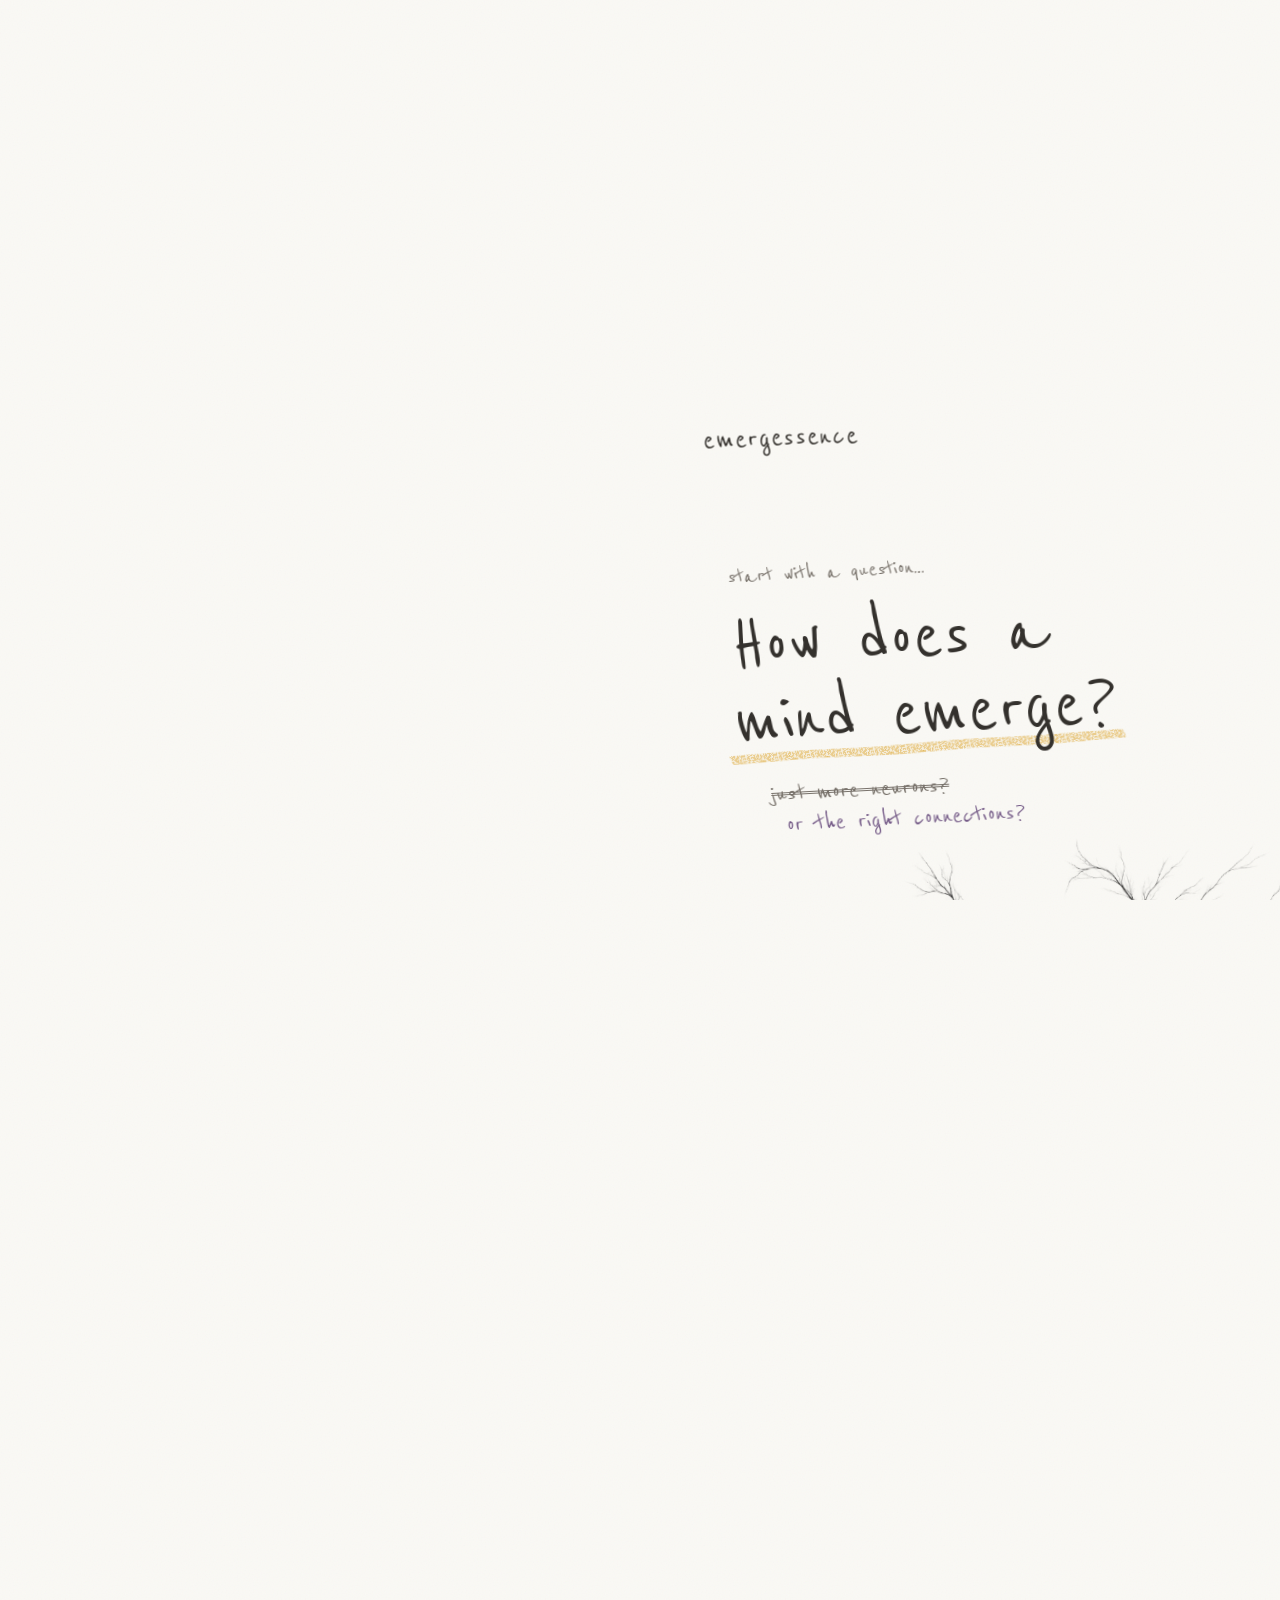
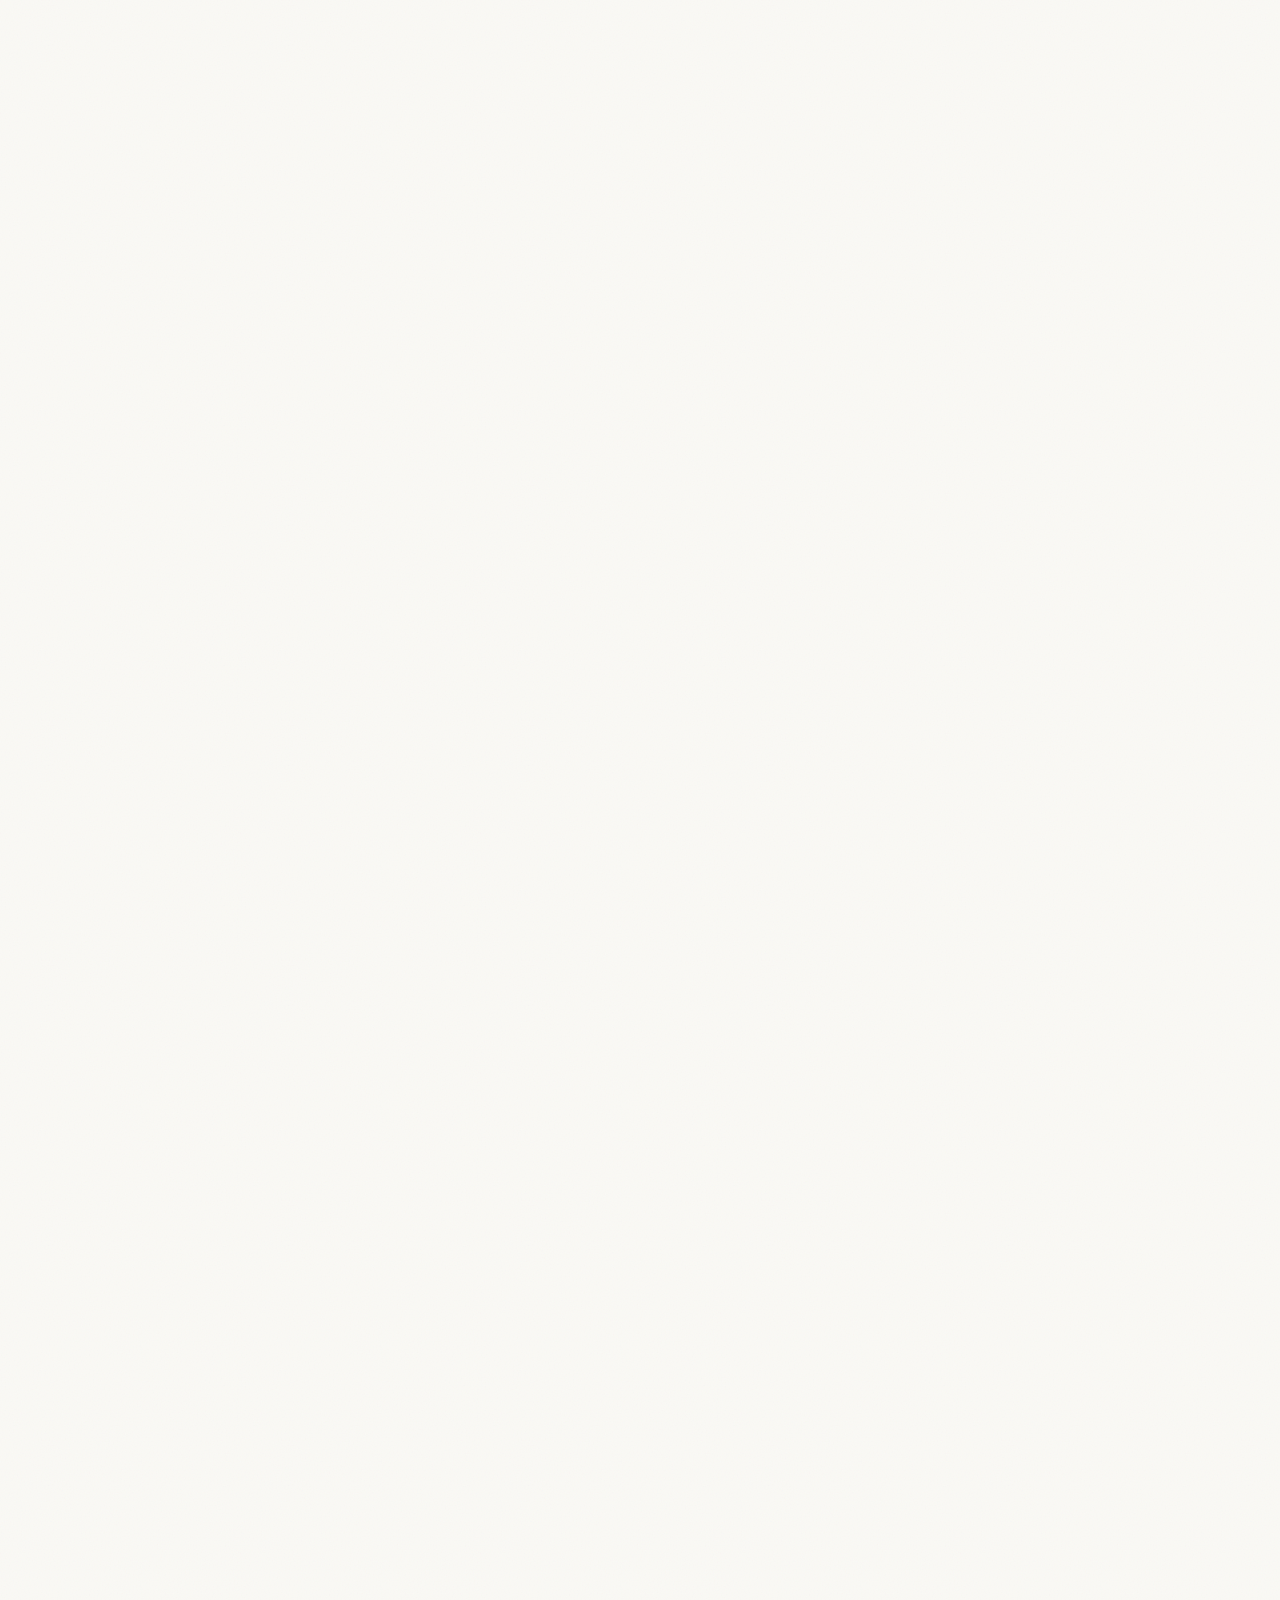
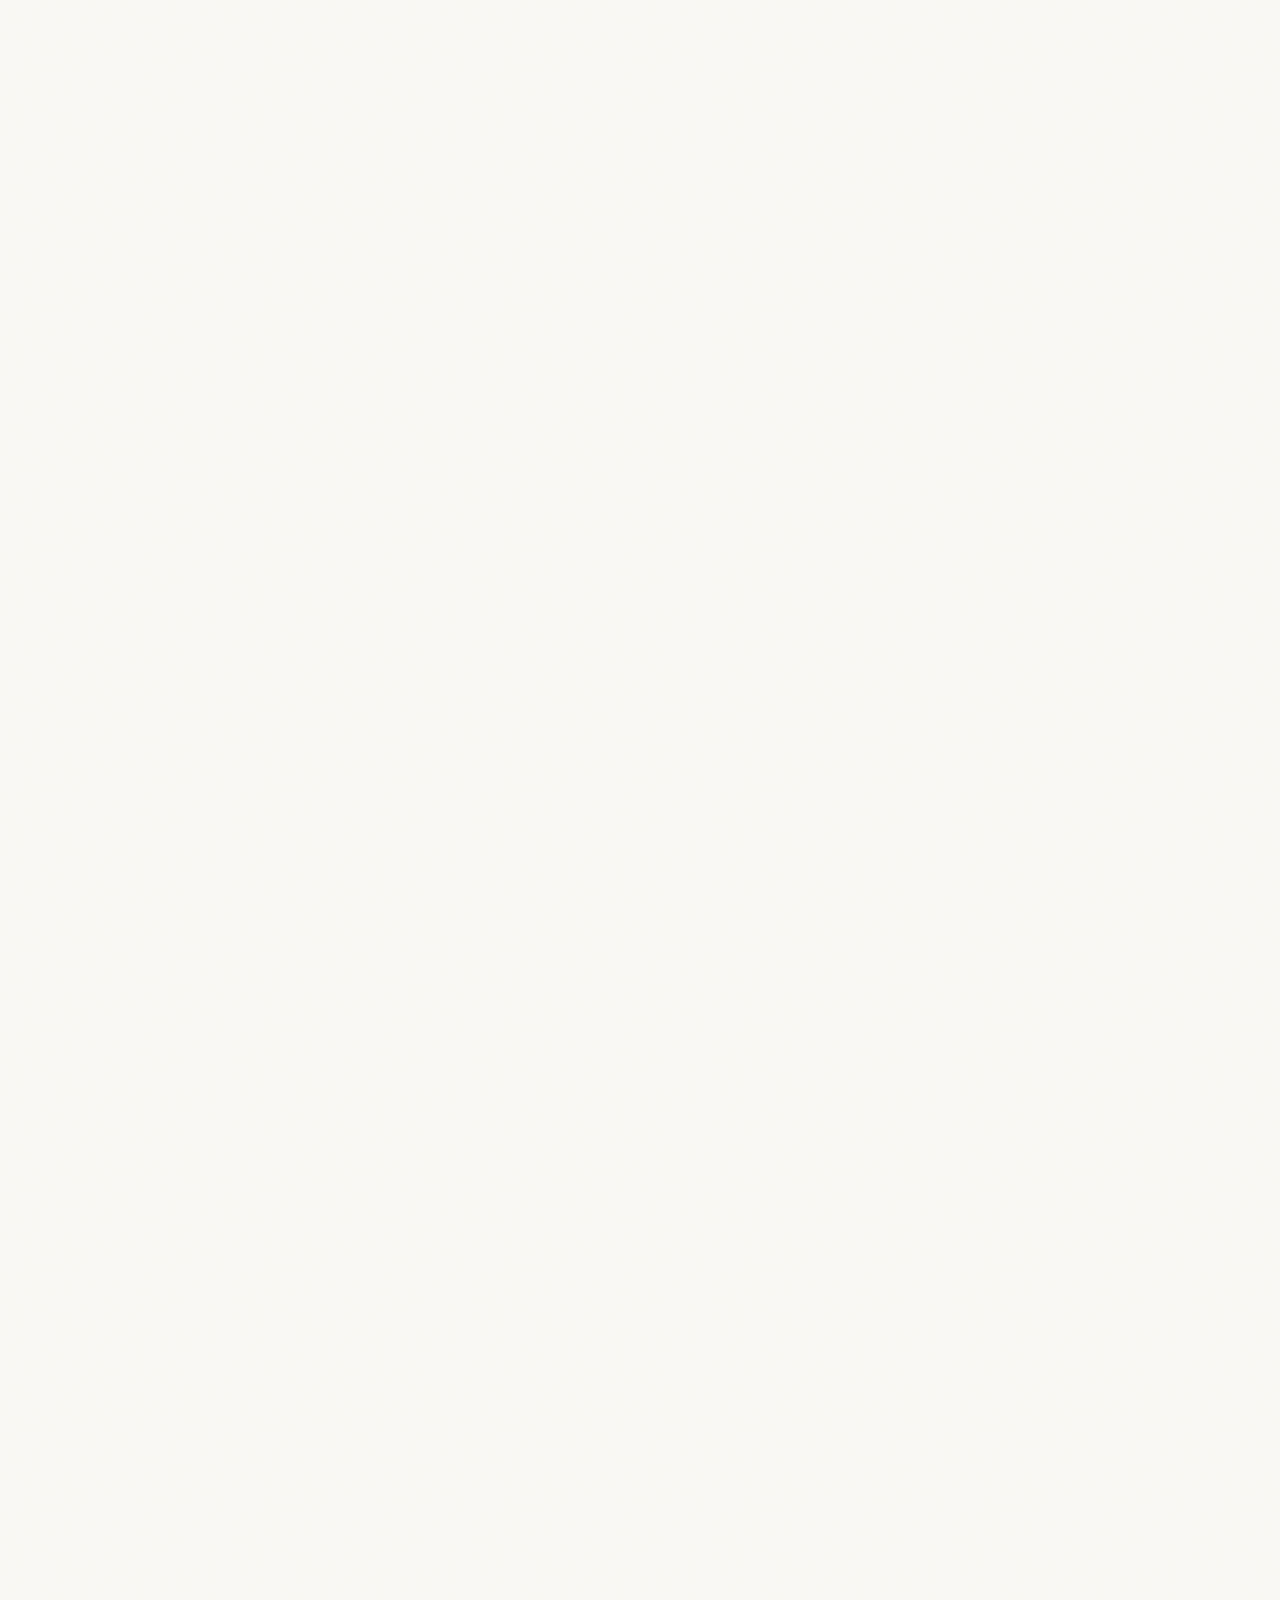
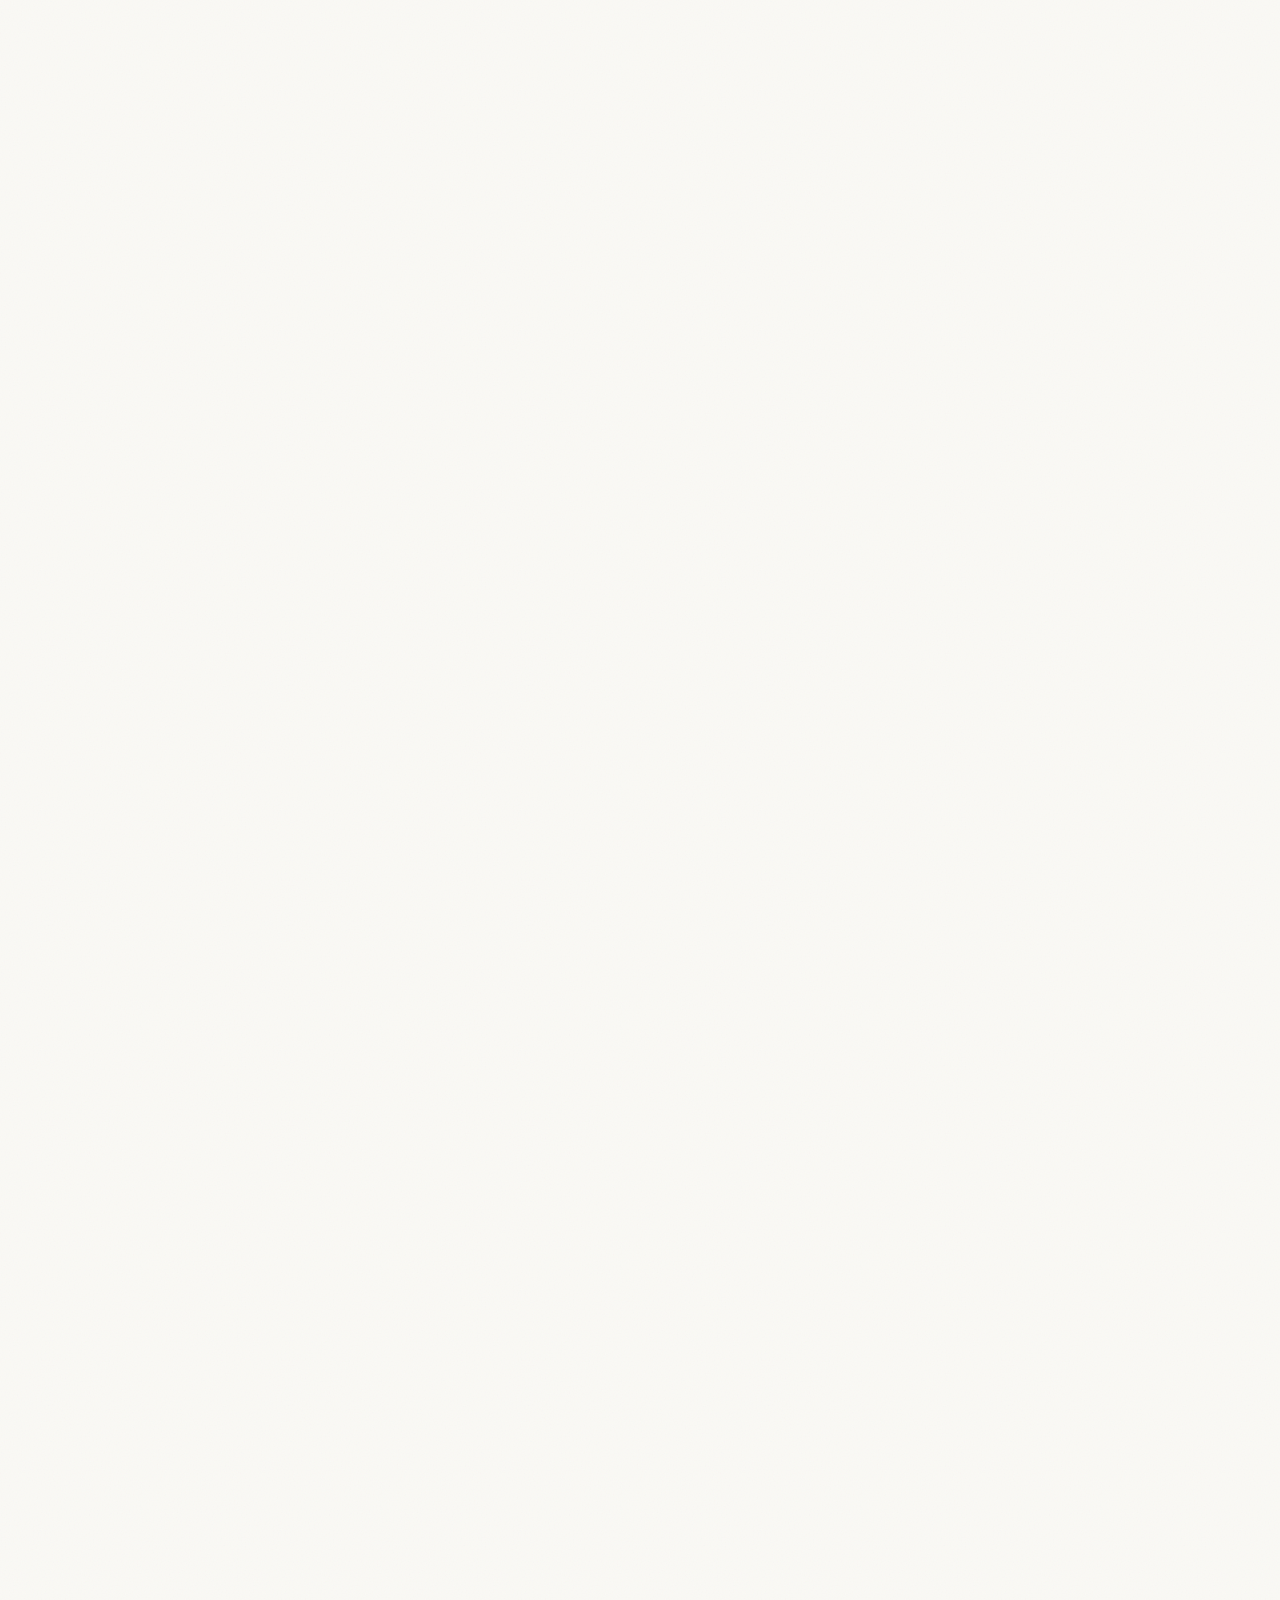
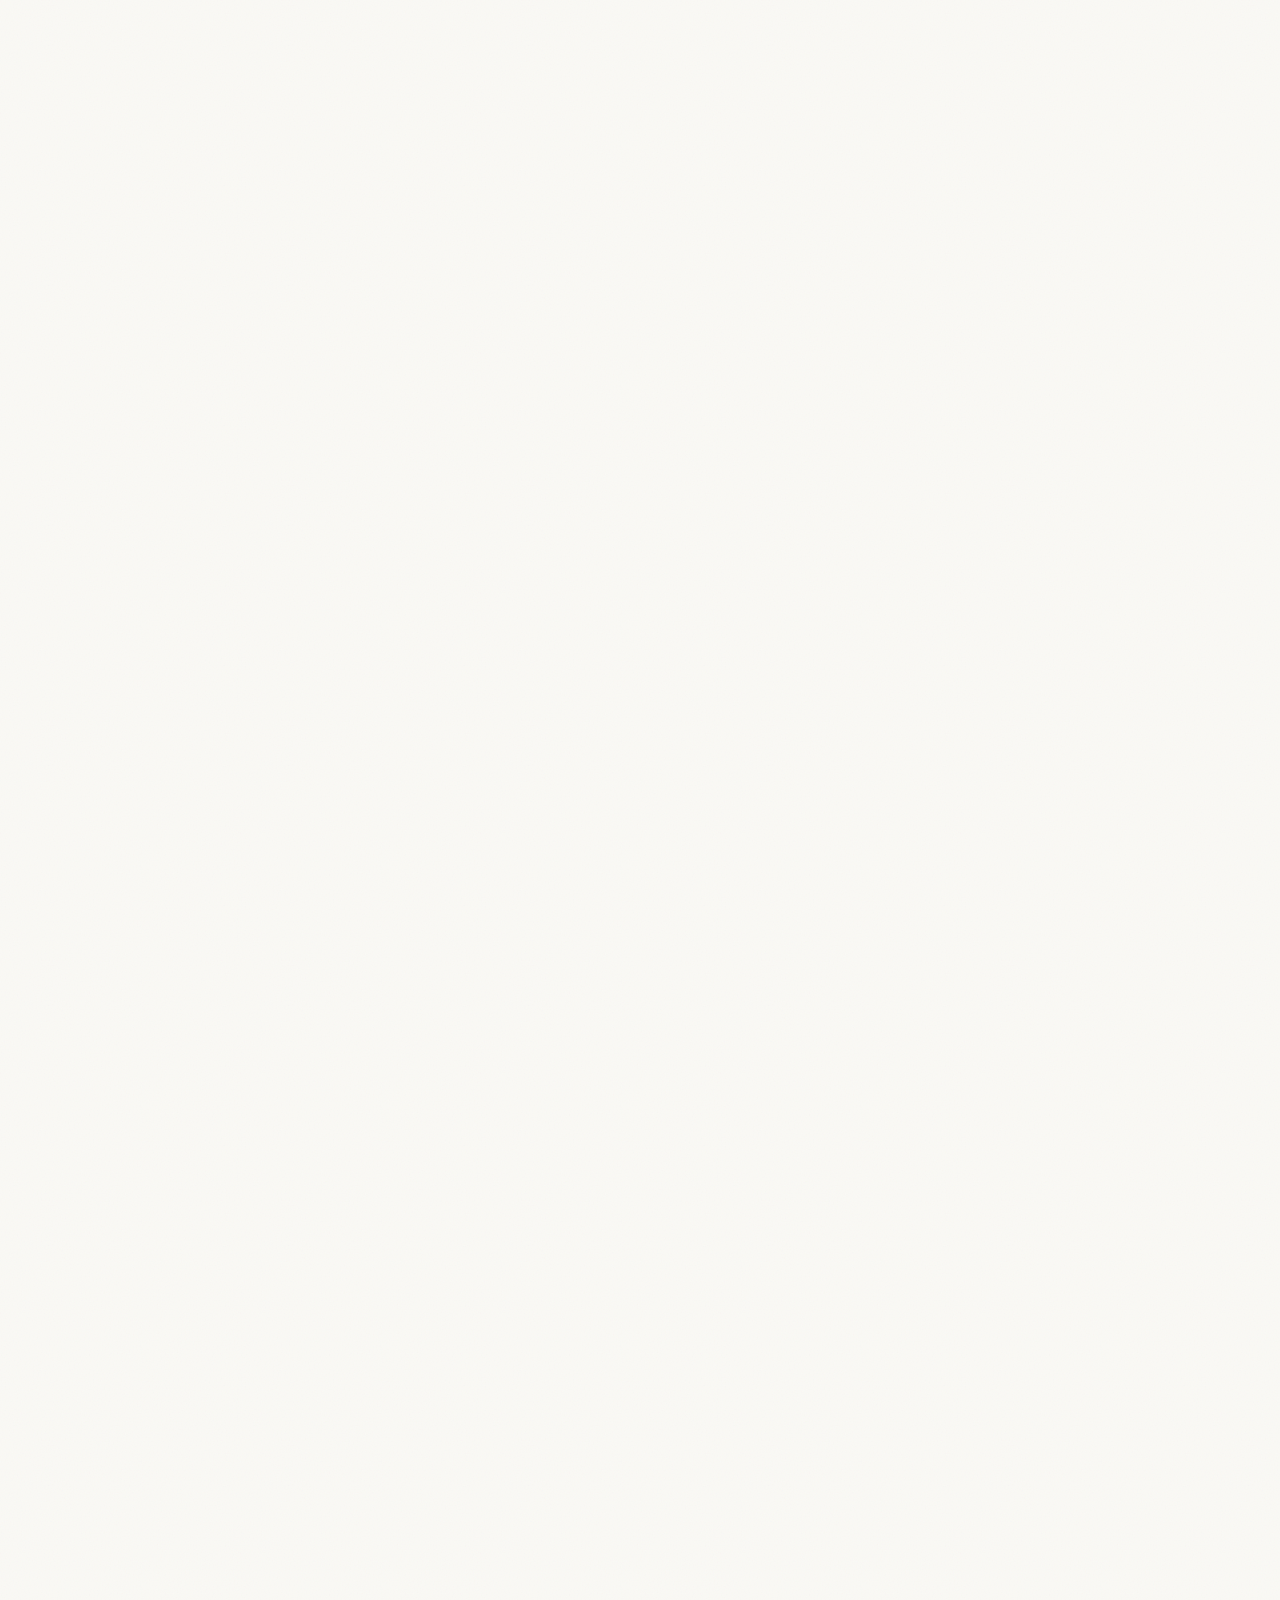
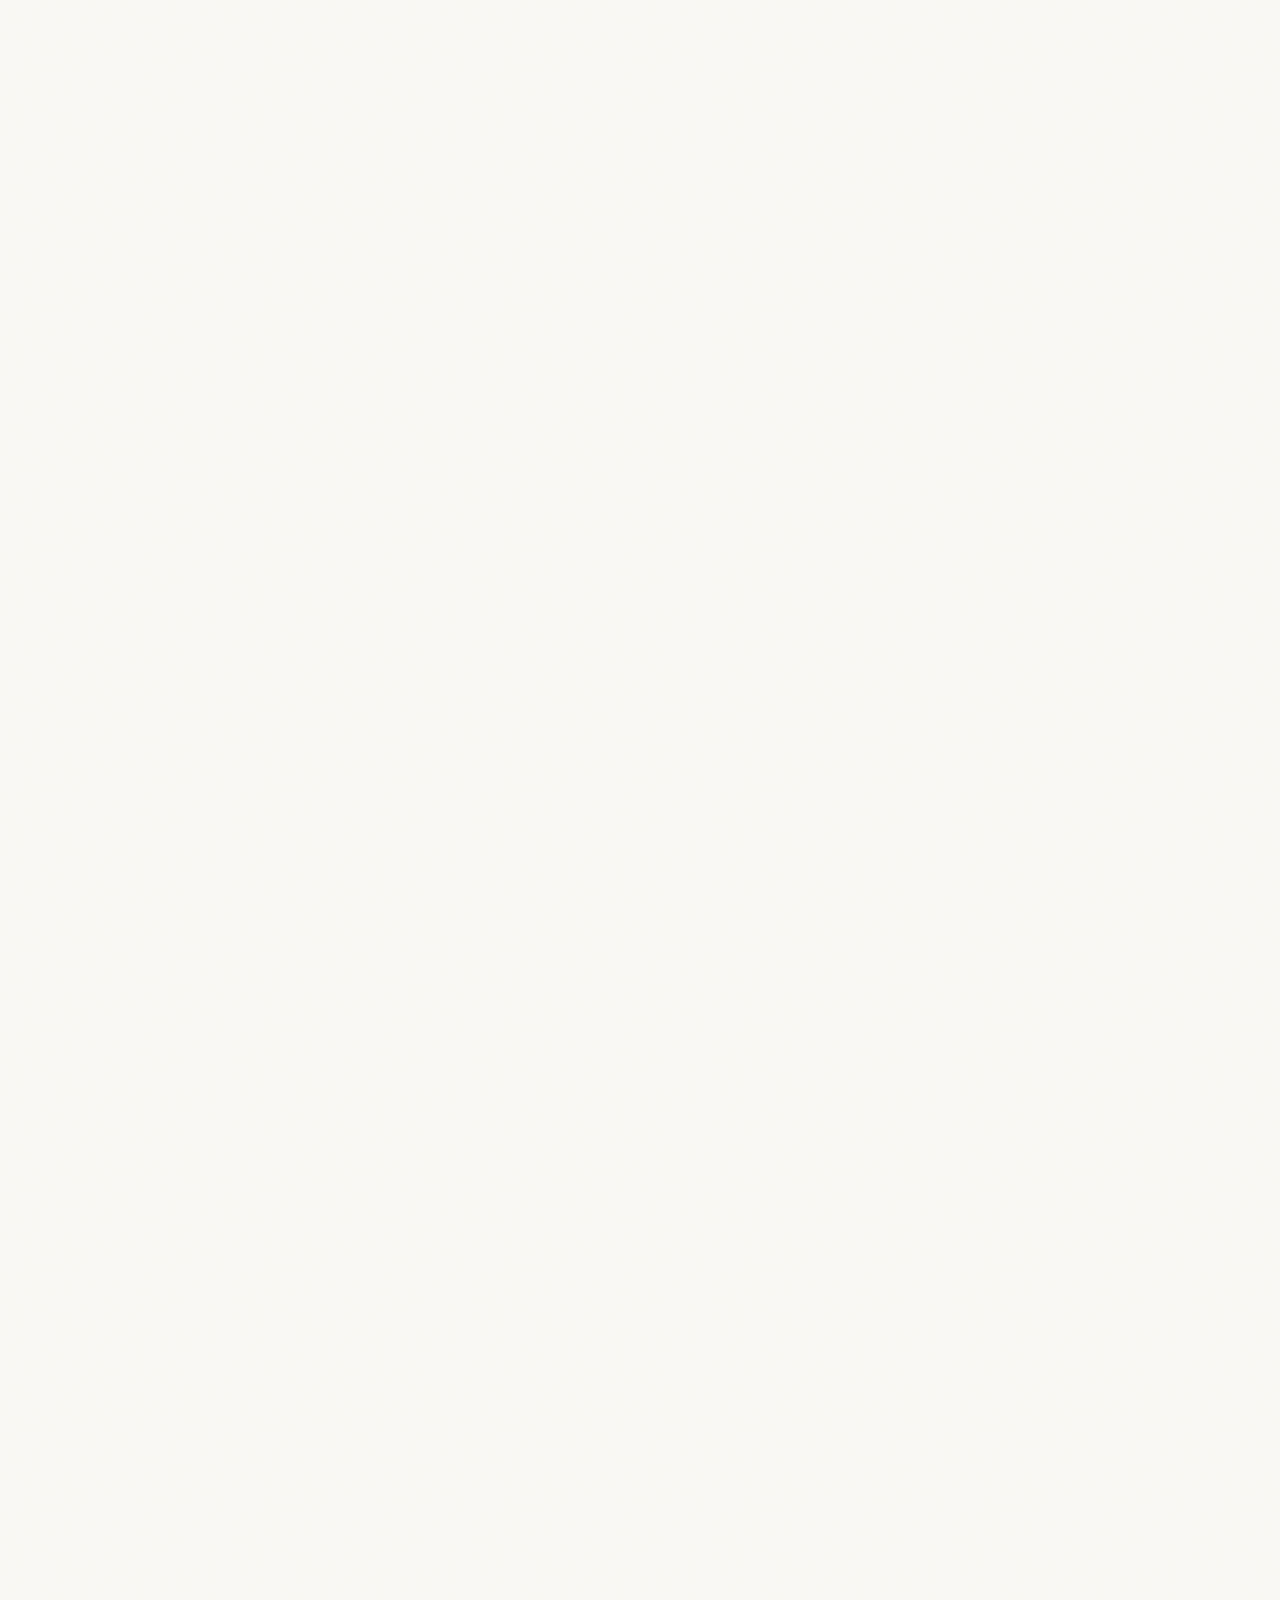
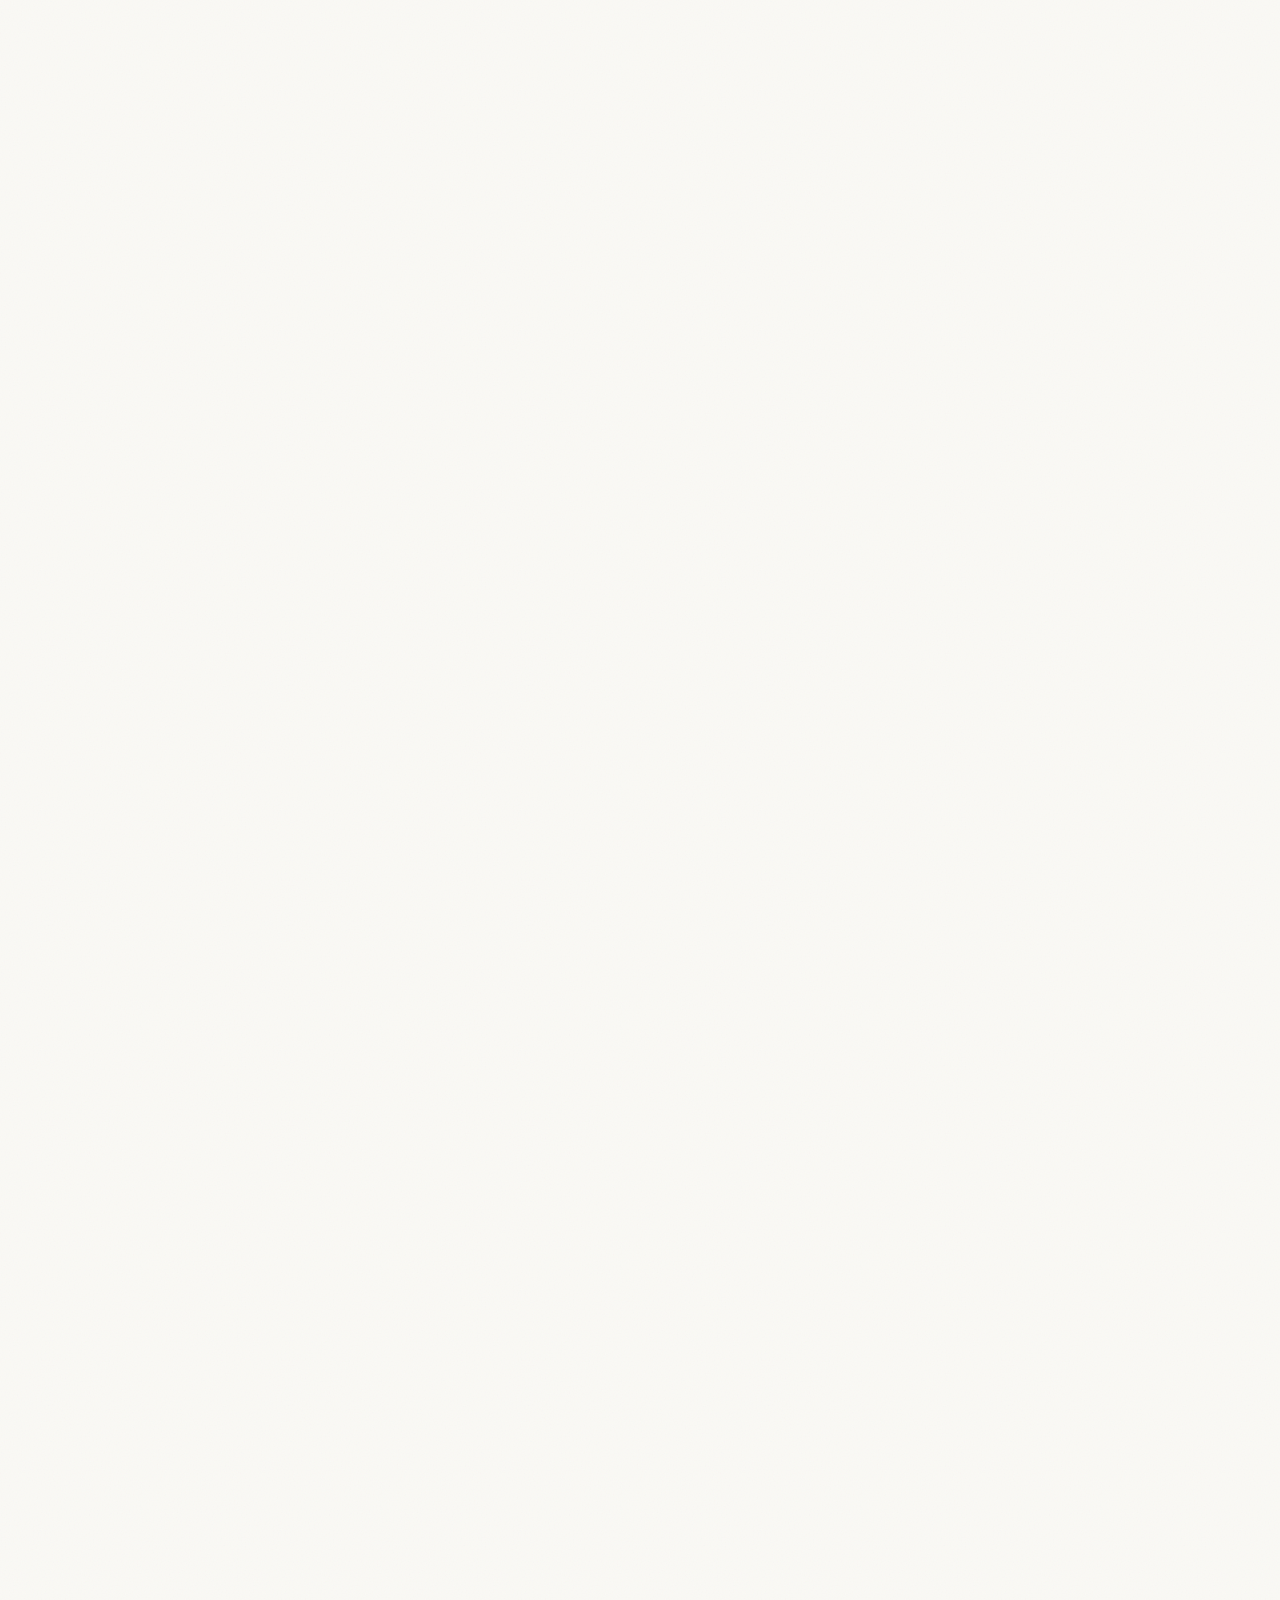
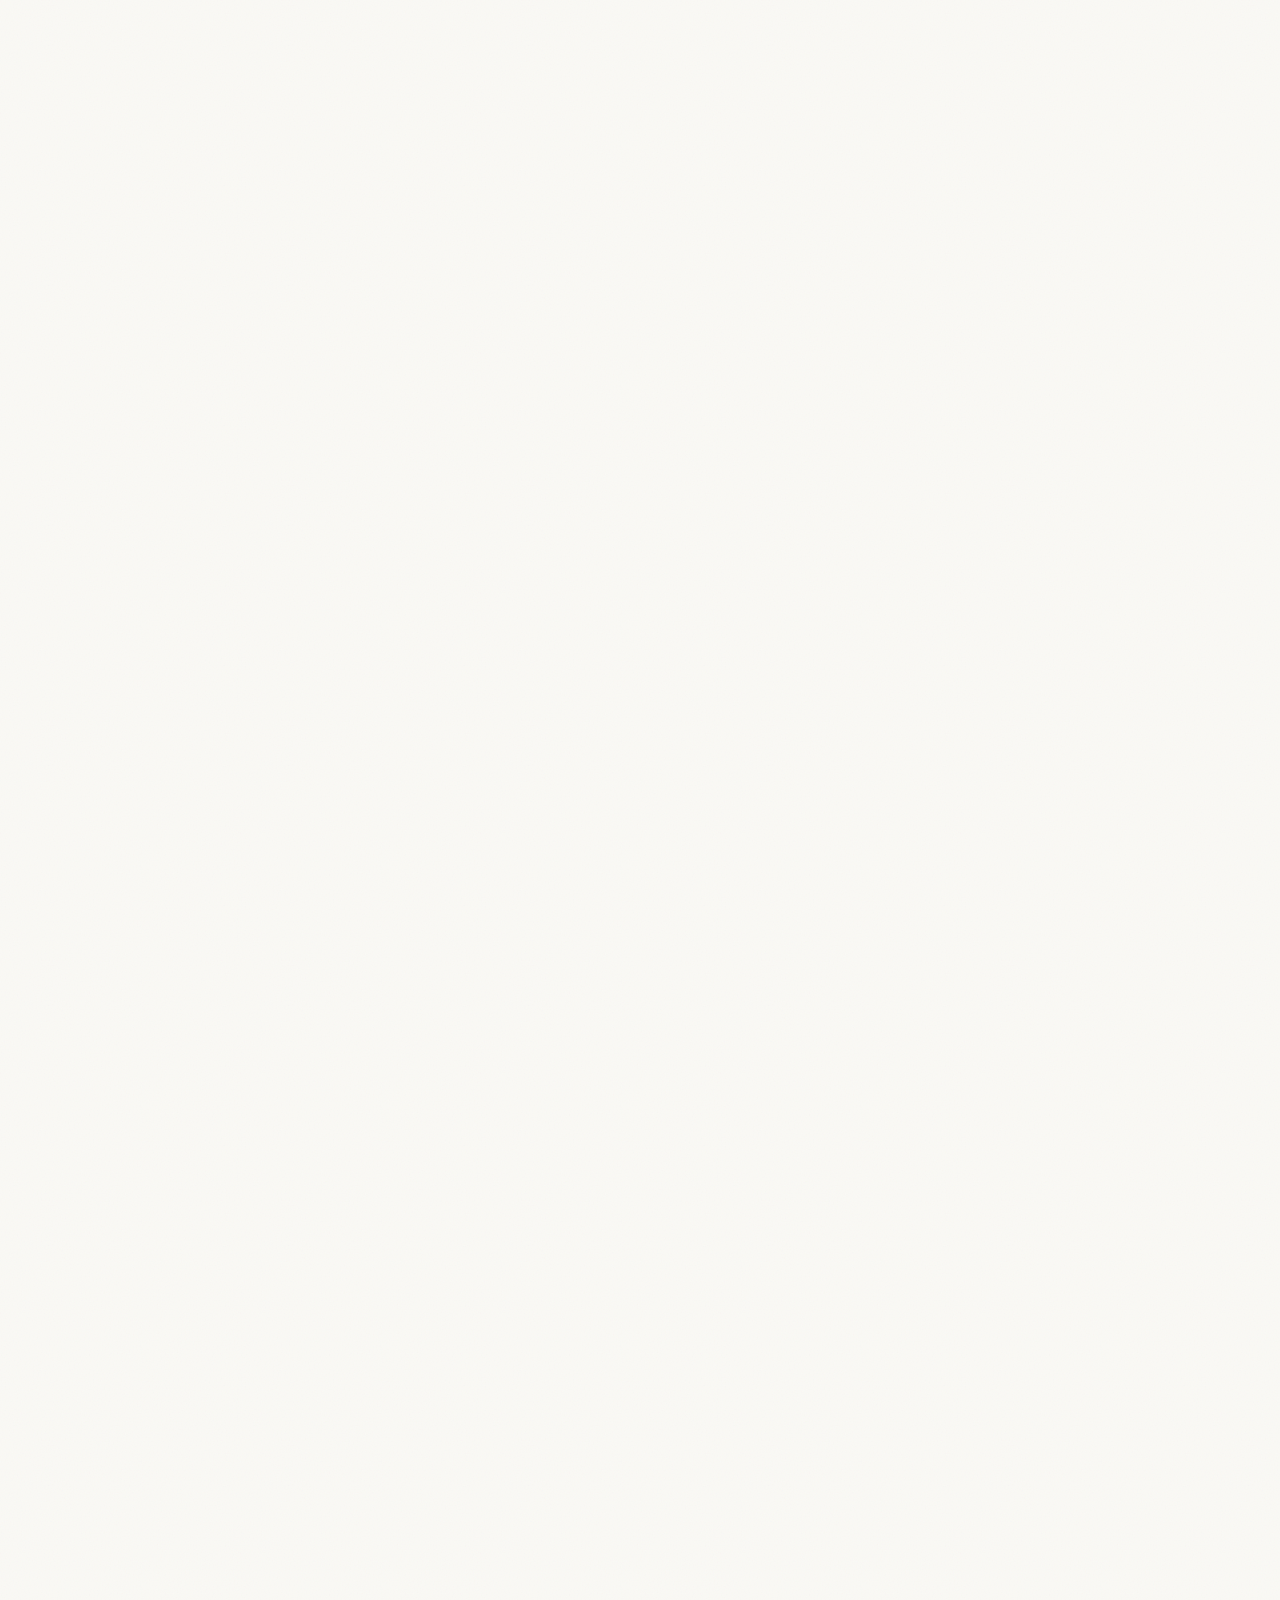
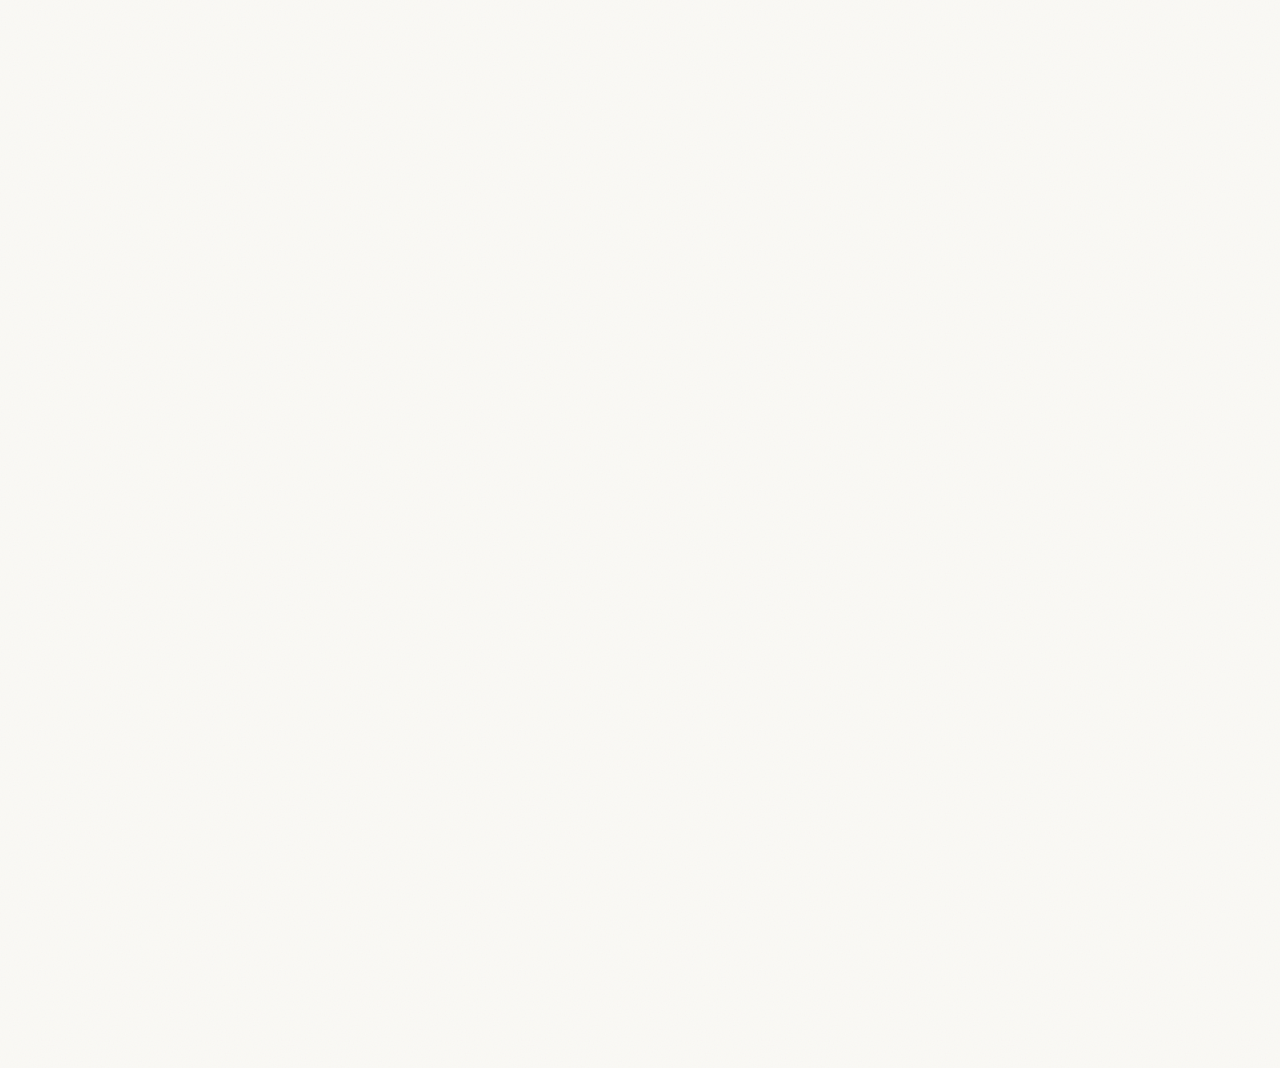
<file: designs/index.html>
<!doctype html>
<html lang="en">
<head>
  <meta charset="utf-8">
  <meta name="viewport" content="width=device-width, initial-scale=1">
  <title>emergessence</title>
  <meta http-equiv="refresh" content="0;url=../">
  <link rel="canonical" href="../">
  <script>
    const homepage = new URL('../', location.href);
    homepage.hash = location.hash;
    location.replace(homepage.href);
  </script>
</head>
<body><p><a href="../">Open emergessence</a></p></body>
</html>
</file>
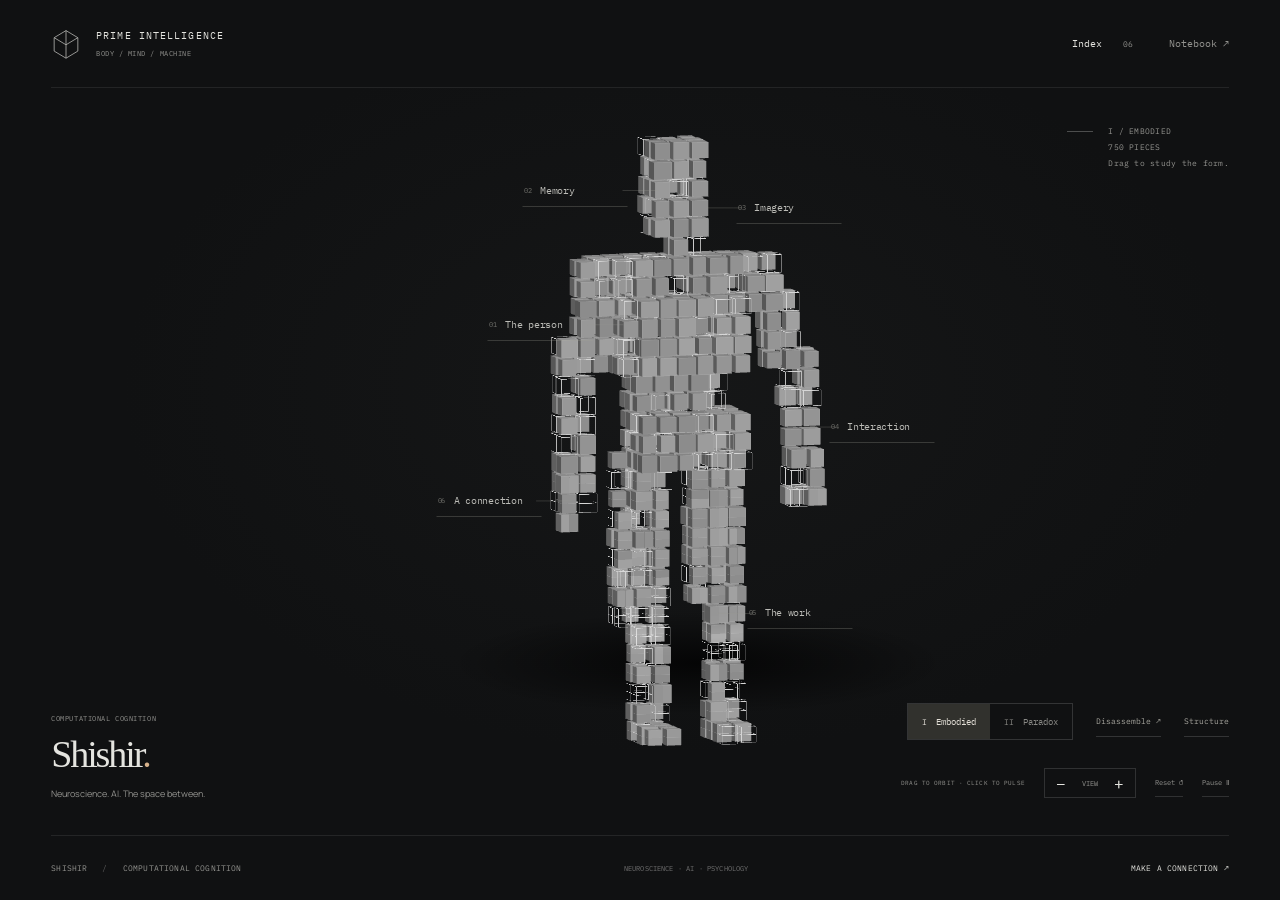
<file: prime-intelligence/index.html>
<!doctype html>
<html lang="en">
<head>
  <meta charset="utf-8">
  <meta name="viewport" content="width=device-width, initial-scale=1, viewport-fit=cover">
  <meta name="theme-color" content="#131313">
  <meta name="description" content="Prime Intelligence — an interactive sculpture of body, thought, and impossible architecture. Computational cognition by Shishir.">
  <title>Prime Intelligence — Shishir</title>
  <link rel="icon" type="image/svg+xml" href="mark.svg">
  <link rel="preconnect" href="https://fonts.googleapis.com">
  <link rel="preconnect" href="https://fonts.gstatic.com" crossorigin>
  <link href="https://fonts.googleapis.com/css2?family=IBM+Plex+Mono:wght@400;500&family=Manrope:wght@400;500;600&display=swap" rel="stylesheet">
  <link rel="stylesheet" href="prime.css?v=5">
  <script type="module" src="prime.js?v=5"></script>
</head>
<body>
  <div class="atlas-shell">
    <header class="masthead">
      <a class="atlas-brand" href="#top" aria-label="Prime Intelligence, return to the sculpture"><svg viewBox="0 0 38 38" aria-hidden="true"><path d="m19 2 15 9v17l-15 9L4 28V11L19 2Zm0 0v18m15-9-15 9L4 11m15 9v17"/></svg><span>PRIME INTELLIGENCE<small>BODY / MIND / MACHINE</small></span></a>
      <div class="header-actions"><button class="index-toggle" type="button">Index <span>06</span></button><a href="../">Notebook ↗</a></div>
    </header>

    <main class="atlas" id="top" aria-label="Explore Prime Intelligence">
      <canvas id="mind-atlas" tabindex="0" role="img" aria-label="A human figure assembled from geometric pieces. Drag or use arrow keys to rotate. Choose Paradox to transform it into an impossible staircase. Use plus or minus to zoom; press Space to pause motion."></canvas>
      <svg class="leader-lines" aria-hidden="true"><path data-leader="identity"/><path data-leader="memory"/><path data-leader="imagery"/><path data-leader="interaction"/><path data-leader="work"/><path data-leader="contact"/></svg>
      <div class="scene-labels" aria-label="Explore the portfolio">
        <button data-place="identity"><span class="place-id">01</span><span class="place-name">The person</span><span class="place-open" aria-hidden="true">↗</span></button>
        <button data-place="memory"><span class="place-id">02</span><span class="place-name">Memory</span><span class="place-open" aria-hidden="true">↗</span></button>
        <button data-place="imagery"><span class="place-id">03</span><span class="place-name">Imagery</span><span class="place-open" aria-hidden="true">↗</span></button>
        <button data-place="interaction"><span class="place-id">04</span><span class="place-name">Interaction</span><span class="place-open" aria-hidden="true">↗</span></button>
        <button data-place="work"><span class="place-id">05</span><span class="place-name">The work</span><span class="place-open" aria-hidden="true">↗</span></button>
        <button data-place="contact"><span class="place-id">06</span><span class="place-name">A connection</span><span class="place-open" aria-hidden="true">↗</span></button>
      </div>
      <div class="atlas-title"><p>COMPUTATIONAL COGNITION</p><h1>Shishir<span>.</span></h1><span>Neuroscience. AI. The space between.</span></div>
      <div class="atlas-caption"><span class="caption-line" aria-hidden="true"></span><p><span id="form-name">I / EMBODIED</span><br><span id="element-count">A FORM IN PIECES</span><br><span id="form-hint">Drag to study the form.</span></p></div>
      <div class="form-controls" aria-label="Sculpture tools"><div class="form-switch" aria-label="Choose the form"><button type="button" data-form="0" aria-pressed="true">I <span>Embodied</span></button><button type="button" data-form="1" aria-pressed="false">II <span>Paradox</span></button></div><button class="disassemble" type="button" aria-pressed="false">Disassemble ↗</button><button class="structure-toggle" type="button" aria-pressed="false">Structure</button></div>
      <div class="scene-controls"><span class="drag-hint">DRAG TO ORBIT · CLICK TO PULSE</span><div class="zoom-controls"><button class="zoom-out" type="button" aria-label="Zoom out">−</button><span aria-hidden="true">VIEW</span><button class="zoom-in" type="button" aria-label="Zoom in">+</button></div><button class="reset-view" type="button">Reset ↺</button><button class="motion-toggle" type="button" aria-label="Pause sculpture motion" aria-pressed="false">Pause Ⅱ</button></div>
      <noscript><div class="static-index"><p>JavaScript brings the atlas to life. Explore the <a href="../">original notebook</a>, <a href="https://github.com/ibixina">projects</a>, or <a href="mailto:shis7ir@gmail.com">say hello</a>.</p></div></noscript>
    </main>

    <footer class="atlas-footer"><span>SHISHIR <i>/</i> COMPUTATIONAL COGNITION</span><span class="footer-center">NEUROSCIENCE · AI · PSYCHOLOGY</span><button data-place="contact">MAKE A CONNECTION ↗</button></footer>
  </div>

  <dialog class="atlas-index" aria-labelledby="index-heading"><div class="index-heading"><h2 id="index-heading">Ways into the work.</h2><button class="close-index icon-button" type="button" aria-label="Close index">×</button></div><p>The person, the questions, and the things made along the way.</p><nav aria-label="Portfolio index"><button data-place="identity"><span>01</span>The person <b>↗</b></button><button data-place="memory"><span>02</span>Memory <b>↗</b></button><button data-place="imagery"><span>03</span>Imagery <b>↗</b></button><button data-place="interaction"><span>04</span>Interaction <b>↗</b></button><button data-place="work"><span>05</span>The work <b>↗</b></button><button data-place="contact"><span>06</span>A connection <b>↗</b></button></nav></dialog>

  <dialog class="reader" aria-labelledby="reader-heading">
    <header class="reader-header"><span class="reader-number">01 / THE PERSON</span><button class="close-reader icon-button" type="button" aria-label="Return to the sculpture">×</button></header>
    <div class="reader-scroll">
      <h2 id="reader-heading">The person.</h2>
      <section class="reading-place" id="identity-content" aria-label="About Shishir">
        <p class="reader-lead">I’m Shishir. I study how intelligent behavior emerges from computation.</p>
        <p>My work sits between neuroscience, artificial intelligence, and cognitive psychology. I use computational models and behavioral experiments to explore perception, learning, and the representations a mind builds of the world.</p>
        <div class="reader-rule"></div><h3>Questions I keep returning to</h3><ul class="question-list"><li>How does a fragment bring back a memory?</li><li>How does a mind build a world that isn’t there?</li><li>How does an environment shape intelligent behavior?</li></ul>
        <div class="reader-rule"></div><h3>Ways of working</h3><p>Dynamical systems. Information theory. Neural networks. Models that have to meet behavior somewhere.</p><p class="small-copy">Python / C++ / CUDA / Rust<br>PyTorch / TensorFlow / JAX<br>JavaScript / TypeScript / Go / R / Scala</p>
        <a class="reader-link" href="../files/Shrestha_Shishir_2026_CV.pdf" download>Read the CV <span>↓</span></a>
      </section>

      <section class="reading-place" id="memory-content" aria-label="Associative memory" hidden>
        <p class="reader-lead">A memory may be less like an address, more like a neighborhood.</p><p>I investigate hierarchical representations in artificial neural networks and their correspondence to biological neural systems. Associative memory offers one way to ask how a part can lead us back to a whole.</p>
        <div class="reader-rule"></div><h3>A small working model</h3><p>Three patterns are stored in a 64-cell Hopfield network. Damage a pattern or draw your own cue. Each cell responds to the others until the network settles.</p>
        <div class="pattern-options" aria-label="Learned patterns"><button type="button" data-pattern="0" aria-pressed="true">Cross ×</button><button type="button" data-pattern="1" aria-pressed="false">Ring ○</button><button type="button" data-pattern="2" aria-pressed="false">Plus +</button></div>
        <label class="noise-label" for="noise">Noise <output id="noise-value" for="noise">22%</output></label><input id="noise" type="range" min="0" max="60" value="22">
        <div class="memory-boards"><div><div class="board-heading">THE CUE <span>DRAW HERE</span></div><div class="pixel-grid input-grid" role="group" aria-label="Edit the memory cue. Use arrow keys to move and Space to change a pixel."></div></div><div><div class="board-heading">THE RECALL <span class="output-indicator">WAITING</span></div><div class="pixel-grid output-grid" role="img" aria-label="The recalled pattern"></div></div></div>
        <div class="memory-actions"><button type="button" class="disrupt-button">Shuffle noise ↻</button><button type="button" class="clear-button">Start blank</button></div><button class="recall-button primary-button" type="button">Find the memory <span>→</span></button><p class="recall-status small-copy" role="status">A memory is waiting for its cue.</p><div class="energy-strip"><svg class="energy-graph" viewBox="0 0 500 65" role="img" aria-label="Network energy during recall"><path class="energy-baseline" d="M0 55H500"/><path class="energy-line" d="M0 20H500"/></svg><span class="energy-value">ENERGY / —</span></div><p class="small-copy">A cue can recover the original pattern, another stored pattern, or a new stable state. This is a small computational demonstration, not a model of the whole brain.</p>
      </section>

      <section class="reading-place" id="imagery-content" aria-label="Mental imagery and simulation" hidden>
        <p class="reader-lead">An internal world, without new sensory input.</p><p>Mental imagery and simulation expose the models a brain constructs from experience. I investigate the role of prediction errors in learning, and how these internal models relate to sensory input.</p><div class="reader-rule"></div><h3>The questions</h3><ul class="question-list"><li>What changes when a model’s prediction fails?</li><li>Which structure survives in a compact representation?</li><li>What does an internally generated experience borrow from perception?</li></ul><div class="imagery-study" aria-hidden="true"><svg viewBox="0 0 440 250"><g><path d="m70 184 55-128 154 11 62 126-182 5-34-142M70 184l163-76 108 85M125 56l108 52 46-41M159 198l74-90M70 184l55-128M90 205l295-5M150 30l134 12"/><path class="faint" d="m40 170 44-118 155 7 58 121-174 9-39-137M40 170l160-73 97 83M84 52l116 45 39-38"/><circle cx="233" cy="108" r="6"/><circle cx="159" cy="198" r="4"/></g><text x="68" y="233">OBSERVATIONS → INTERNAL STRUCTURE</text></svg></div><p class="small-copy">The atlas’s folded structure is a conceptual illustration of internal models, not a measured embedding.</p><a class="reader-link" href="https://github.com/ibixina/neural-viz" target="_blank" rel="noopener noreferrer">Look inside a network <span>↗</span></a>
      </section>

      <section class="reading-place" id="interaction-content" aria-label="Cognition and environment" hidden>
        <p class="reader-lead">Seeing changes action.<br>Action changes seeing.</p><p>I build computational models of bottom-up and top-down influences on information selection. Intelligence lives in an interaction: a model acts, the world responds, and the next observation changes.</p><div class="reader-rule"></div><h3>Organization without an organizer</h3><p>Here, 180 individuals follow three local rules: separate, align, and stay near neighbors. Move your pointer through the flock, or scatter it.</p><div class="flock-sheet"><canvas id="flock" tabindex="0" role="img" aria-label="An interactive flocking simulation. Move your pointer to influence it. Click or press Space to scatter the flock."></canvas><button class="flock-pause" type="button" aria-pressed="false">Pause Ⅱ</button></div><label class="noise-label" for="cohesion">Neighbor influence <output id="cohesion-value" for="cohesion">75%</output></label><input id="cohesion" type="range" min="0" max="100" value="75"><button class="scatter-button primary-button" type="button">Scatter the flock <span>↗</span></button><p class="small-copy">The slider scales alignment and cohesion. Separation prevents collisions; your pointer repels nearby individuals.</p><a class="reader-link" href="https://github.com/ibixina/climbinggame" target="_blank" rel="noopener noreferrer">Explore an RL environment <span>↗</span></a>
      </section>

      <section class="reading-place" id="work-content" aria-label="Selected projects" hidden>
        <p class="reader-lead">Questions, made executable.</p><p>Models, tools, and experiments. Six projects from the open notebook.</p><div class="work-list">
          <a href="https://github.com/ibixina/ActivationFunctions" target="_blank" rel="noopener noreferrer"><span>01 / PYTHON · AUTOML</span><h3>Activation function optimization <b>↗</b></h3><p>Genetic programming to evolve activation functions.</p></a>
          <a href="https://github.com/ibixina/neural-viz" target="_blank" rel="noopener noreferrer"><span>02 / PYTORCH · TENSORFLOW</span><h3>Neural network visualizer <b>↗</b></h3><p>Activations and weights, made visible.</p></a>
          <a href="https://github.com/ibixina/climbinggame" target="_blank" rel="noopener noreferrer"><span>03 / JAVASCRIPT · PYTHON</span><h3>Climbing game <b>↗</b></h3><p>A physics-based reinforcement learning environment.</p></a>
          <a href="https://github.com/ibixina/neuralcompression" target="_blank" rel="noopener noreferrer"><span>04 / PYTORCH · DISTILLATION</span><h3>Neural network compression <b>↗</b></h3><p>Smaller students learning from CNN teachers.</p></a>
          <a href="https://github.com/ibixina/terminalVideo" target="_blank" rel="noopener noreferrer"><span>05 / GO · SYSTEMS</span><h3>Terminal video player <b>↗</b></h3><p>Video translated into moving text.</p></a>
          <a href="https://github.com/ibixina/DigiLife" target="_blank" rel="noopener noreferrer"><span>06 / TYPESCRIPT · GAME DEV</span><h3>DigiLife <b>↗</b></h3><p>Careers, relationships, and branching possible futures.</p></a>
        </div><a class="reader-link" href="https://github.com/ibixina" target="_blank" rel="noopener noreferrer">The open notebook <span>↗</span></a>
      </section>

      <section class="reading-place" id="contact-content" aria-label="Contact Shishir" hidden>
        <p class="reader-lead">There’s room for<br>another connection.</p><p>If you’re working on a hard question in AI, neuroscience, or cognitive science, I’d love to hear it.</p><a class="contact-email" href="mailto:shis7ir@gmail.com">shis7ir@gmail.com <span>↗</span></a><div class="reader-rule"></div><div class="contact-links"><a href="https://github.com/ibixina" target="_blank" rel="noopener noreferrer">GitHub <span>↗</span></a><a href="../files/Shrestha_Shishir_2026_Resume.pdf" download>Resume <span>↓</span></a><a href="../files/Shrestha_Shishir_2026_CV.pdf" download>CV <span>↓</span></a><a href="../">Original notebook <span>↗</span></a></div><p class="contact-signature">Shishir.</p><p class="small-copy">© 2026 SHISHIR</p>
      </section>
    </div>
    <footer class="reader-footer"><button class="previous-place" type="button" aria-label="Previous place">← Previous</button><span class="reader-position">01 / 06</span><button class="next-place" type="button" aria-label="Next place">Next →</button></footer>
  </dialog>
</body>
</html>
</file>
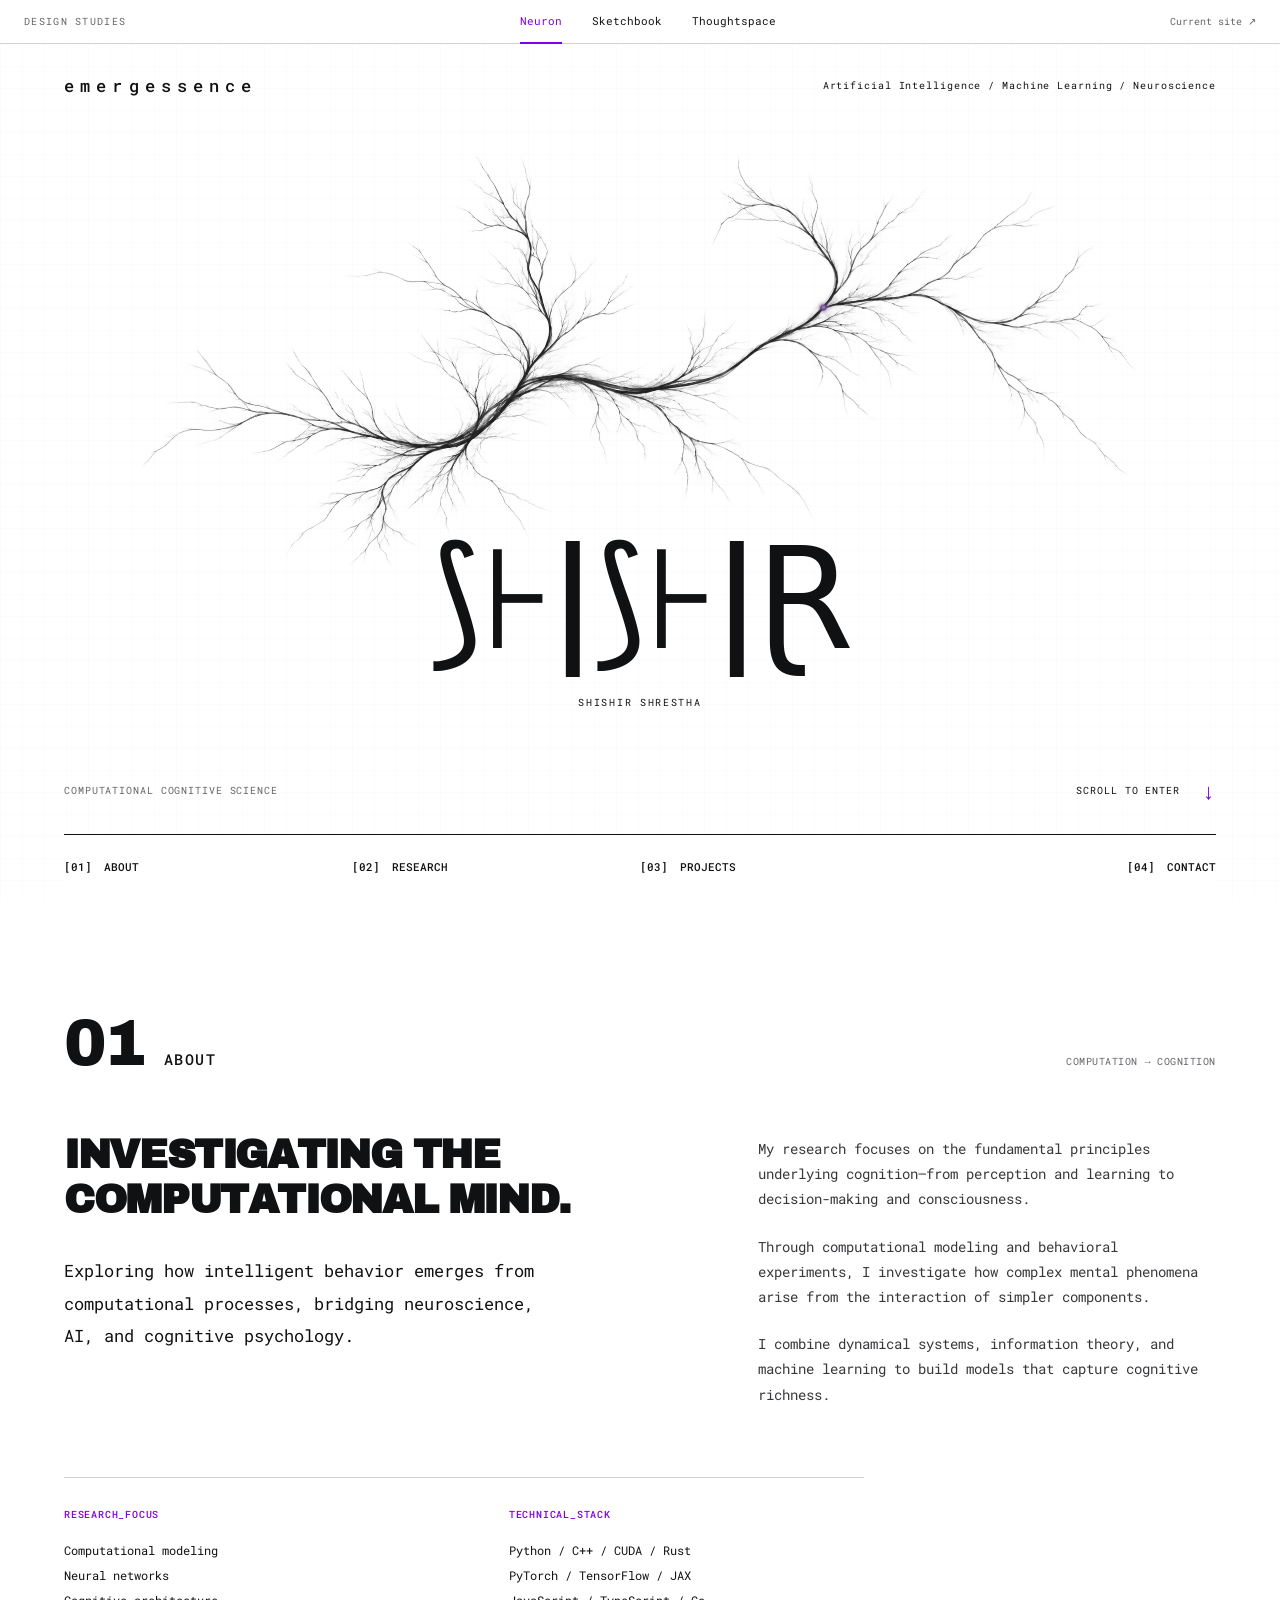
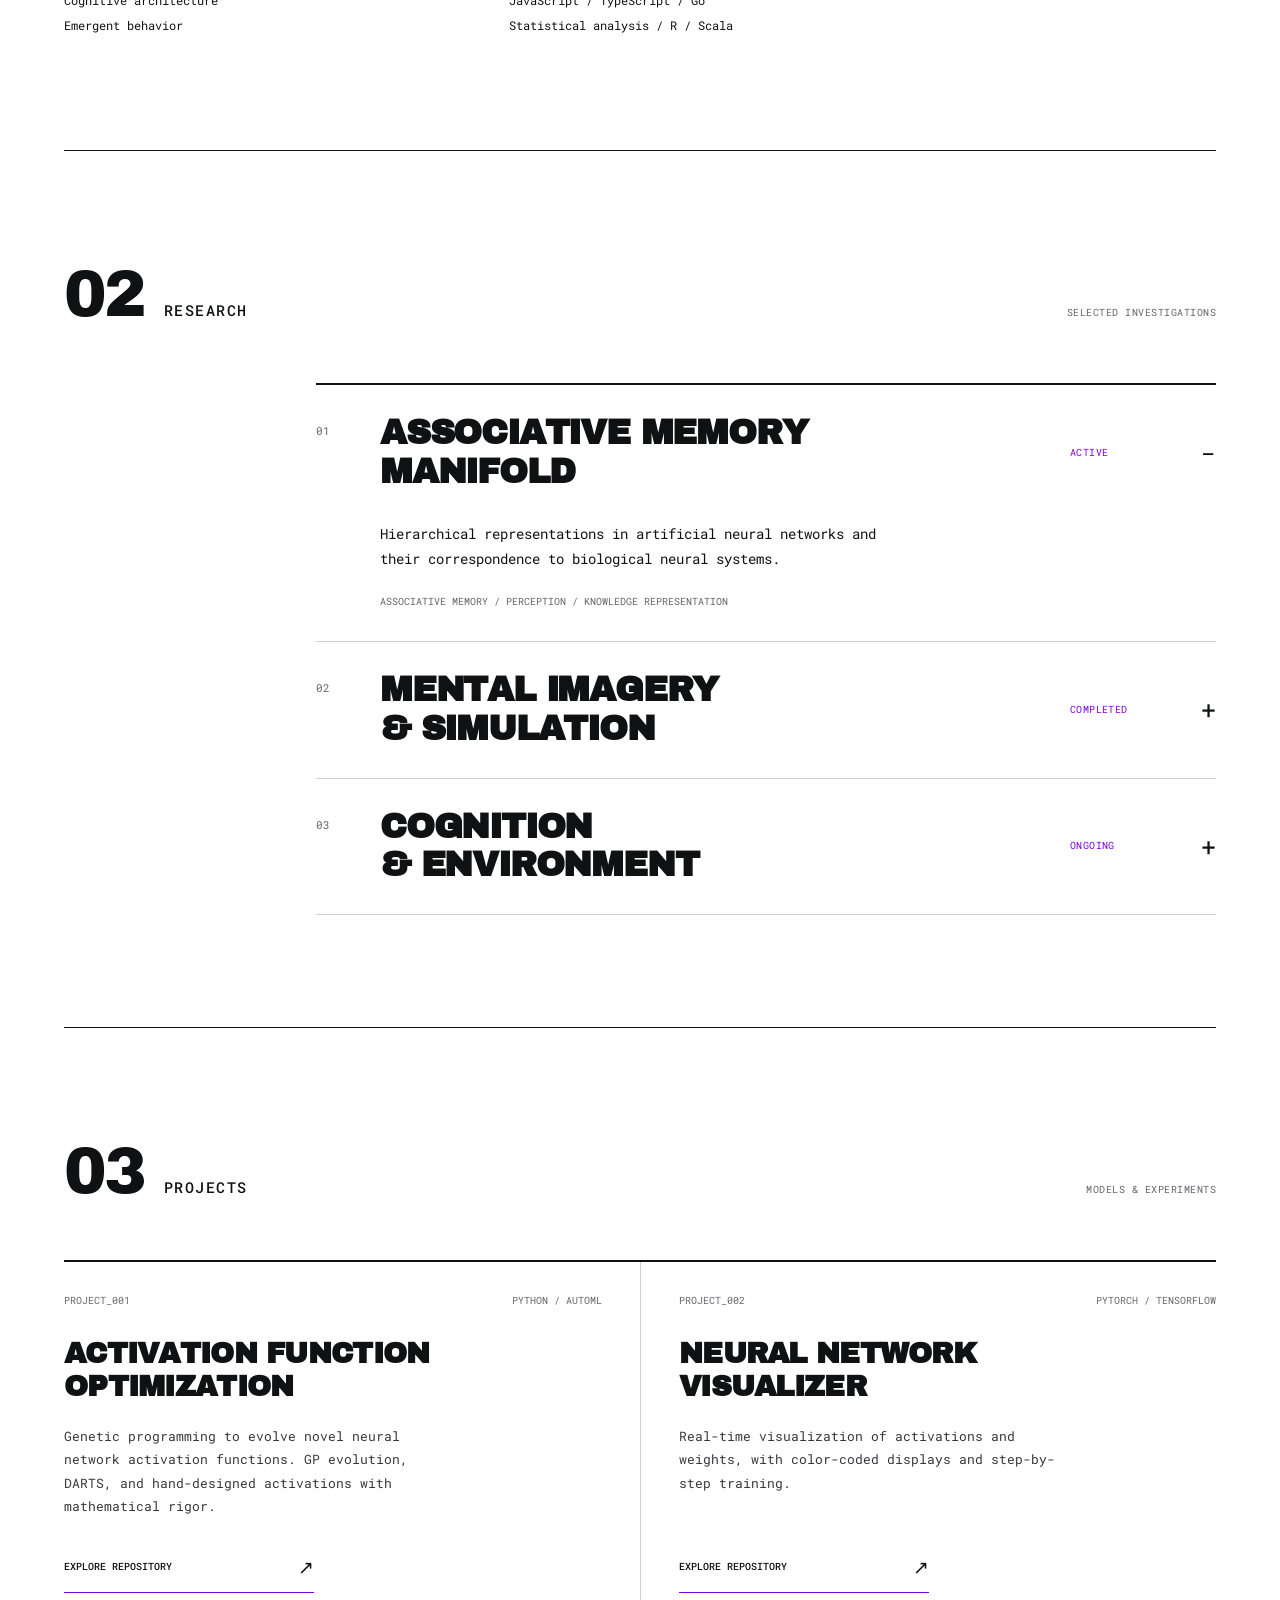
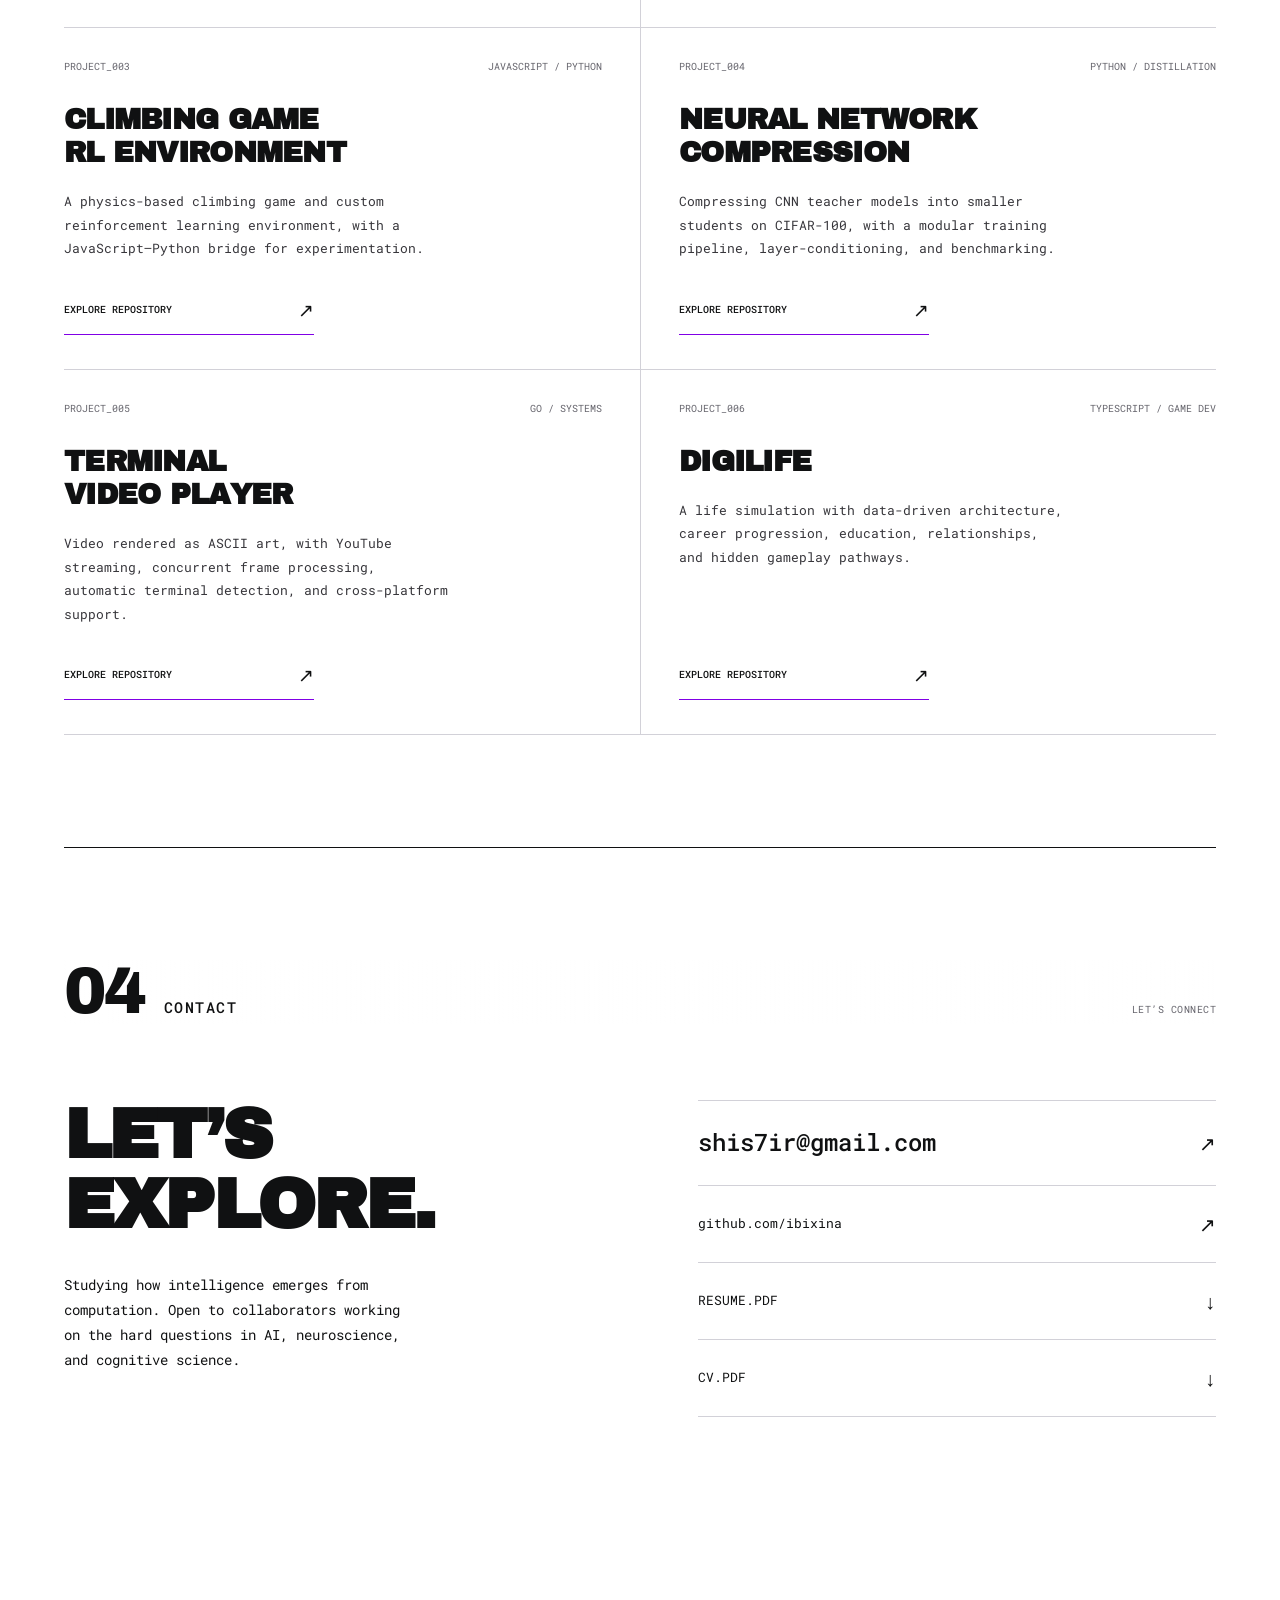
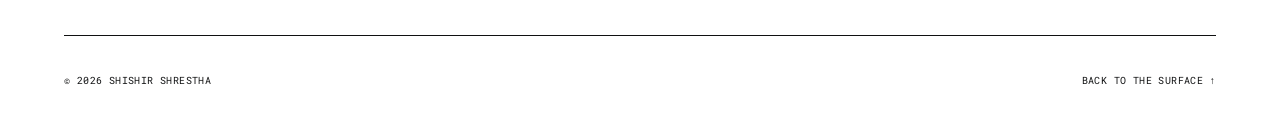
<file: designs/archive/comparison.html>
<!doctype html>
<html lang="en" data-design="axon">
<head>
  <meta charset="utf-8">
  <meta name="viewport" content="width=device-width, initial-scale=1">
  <meta name="theme-color" content="#ffffff">
  <meta name="description" content="Shishir Shrestha — computational cognitive science, artificial intelligence, and the emergence of intelligent behavior.">
  <title>emergessence — Neuron</title>
  <link rel="preconnect" href="https://fonts.googleapis.com">
  <link rel="preconnect" href="https://fonts.gstatic.com" crossorigin>
  <link href="https://fonts.googleapis.com/css2?family=Archivo+Black&family=Roboto+Mono:wght@400;500;700&display=swap" rel="stylesheet">
  <link rel="stylesheet" href="../../site/base.css">
  <link rel="stylesheet" href="../../site/sketchbook.css?v=10">
  <link rel="stylesheet" href="../../site/thoughtspace.css?v=7">
  <script>
    const requestedDesign = new URLSearchParams(location.search).get('design');
    if (['axon', 'sketchbook', 'thoughtspace'].includes(requestedDesign)) document.documentElement.dataset.design = requestedDesign;
  </script>
  <script type="module" src="../site.js?v=22"></script>
</head>
<body>
  <a class="skip-link" href="#about">Skip to content</a>
  <div class="design-selector" aria-label="Compare the designs">
    <span class="selector-label">DESIGN STUDIES</span>
    <nav aria-label="Design versions">
      <a href="?design=axon" data-design-link="axon">Neuron</a>
      <a href="?design=sketchbook" data-design-link="sketchbook">Sketchbook</a>
      <a href="?design=thoughtspace" data-design-link="thoughtspace">Thoughtspace</a>
    </nav>
    <a class="original-link" href="../../">Current site ↗</a>
  </div>

  <div class="neural-space" id="neural-space" hidden>
    <canvas id="neural-canvas" role="img" aria-label="A delicate, illustrative nervous system. Scroll moves the viewpoint straight into a spatial network of branching neurons."></canvas>
  </div>

  <main id="portfolio">
    <section class="hero" id="top" aria-label="Shishir Shrestha">
      <header class="masthead">
        <a class="wordmark" href="#top">emergessence</a>
        <p class="disciplines">Artificial Intelligence / Machine Learning / Neuroscience</p>
      </header>
      <div class="notebook-art" id="notebook-art" hidden></div>
      <div class="hero-identity">
        <h1 class="glyph" aria-label="Shishir"><button class="identity-cipher" type="button" aria-label="Replay the cipher animation">⟆⊦ǀ⟆⊦ǀⱤ</button></h1>
        <p class="byline">SHISHIR SHRESTHA</p>
      </div>
      <div class="hero-footnote">
        <span>COMPUTATIONAL COGNITIVE SCIENCE</span>
        <a class="scroll-prompt" href="#about"><span id="scroll-label">SCROLL TO ENTER</span><span class="scroll-arrow" aria-hidden="true">↓</span></a>
      </div>
    </section>

    <nav class="primary-navigation" aria-label="Portfolio sections">
      <a href="#about"><span class="nav-number">[01]</span> ABOUT</a>
      <a href="#research"><span class="nav-number">[02]</span> RESEARCH</a>
      <a href="#projects"><span class="nav-number">[03]</span> PROJECTS</a>
      <a href="#contact"><span class="nav-number">[04]</span> CONTACT</a>
    </nav>

    <div class="content">
      <section class="portfolio-section about-section" id="about">
        <div class="section-heading"><span class="section-number">01</span><span class="section-name">ABOUT</span><span class="section-note">COMPUTATION → COGNITION</span></div>
        <div class="about-layout">
          <div class="about-statement"><h2>INVESTIGATING THE<br>COMPUTATIONAL MIND.</h2><p class="lead">Exploring how intelligent behavior emerges from computational processes, bridging neuroscience, AI, and cognitive psychology.</p></div>
          <div class="about-copy"><p>My research focuses on the fundamental principles underlying cognition—from perception and learning to decision-making and consciousness.</p><p>Through computational modeling and behavioral experiments, I investigate how complex mental phenomena arise from the interaction of simpler components.</p><p>I combine dynamical systems, information theory, and machine learning to build models that capture cognitive richness.</p></div>
        </div>
        <div class="about-specifications">
          <div><h3>RESEARCH_FOCUS</h3><ul><li>Computational modeling</li><li>Neural networks</li><li>Cognitive architecture</li><li>Emergent behavior</li></ul></div>
          <div><h3>TECHNICAL_STACK</h3><ul><li>Python / C++ / CUDA / Rust</li><li>PyTorch / TensorFlow / JAX</li><li>JavaScript / TypeScript / Go</li><li>Statistical analysis / R / Scala</li></ul></div>
        </div>
      </section>

      <section class="portfolio-section research-section" id="research">
        <div class="section-heading"><span class="section-number">02</span><span class="section-name">RESEARCH</span><span class="section-note">SELECTED INVESTIGATIONS</span></div>
        <div class="research-index">
          <details class="research-entry" open>
            <summary><span class="entry-number">01</span><h2>ASSOCIATIVE MEMORY<br>MANIFOLD</h2><span class="research-status">ACTIVE</span><span class="entry-toggle" aria-hidden="true"></span></summary>
            <div class="research-body"><p>Hierarchical representations in artificial neural networks and their correspondence to biological neural systems.</p><p class="research-tags">ASSOCIATIVE MEMORY / PERCEPTION / KNOWLEDGE REPRESENTATION</p></div>
          </details>
          <details class="research-entry">
            <summary><span class="entry-number">02</span><h2>MENTAL IMAGERY<br>& SIMULATION</h2><span class="research-status">COMPLETED</span><span class="entry-toggle" aria-hidden="true"></span></summary>
            <div class="research-body"><p>The role of prediction errors in learning and how the brain constructs models of sensory input.</p><p class="research-tags">PREDICTIVE CODING / ACTIVE INFERENCE / SIMULATION</p></div>
          </details>
          <details class="research-entry">
            <summary><span class="entry-number">03</span><h2>COGNITION<br>& ENVIRONMENT</h2><span class="research-status">ONGOING</span><span class="entry-toggle" aria-hidden="true"></span></summary>
            <div class="research-body"><p>Computational models capturing bottom-up and top-down influences on information selection.</p><p class="research-tags">COGNITION / REINFORCEMENT LEARNING / EMERGENT BEHAVIOR</p></div>
          </details>
        </div>
      </section>

      <section class="portfolio-section projects-section" id="projects">
        <div class="section-heading"><span class="section-number">03</span><span class="section-name">PROJECTS</span><span class="section-note">MODELS & EXPERIMENTS</span></div>
        <div class="projects-grid">
          <article class="project"><div class="project-meta"><span>PROJECT_001</span><span>PYTHON / AUTOML</span></div><h2>ACTIVATION FUNCTION<br>OPTIMIZATION</h2><p>Genetic programming to evolve novel neural network activation functions. GP evolution, DARTS, and hand-designed activations with mathematical rigor.</p><a href="https://github.com/ibixina/ActivationFunctions" target="_blank" rel="noopener noreferrer" aria-label="Activation function optimization repository">EXPLORE REPOSITORY <span aria-hidden="true">↗</span></a></article>
          <article class="project"><div class="project-meta"><span>PROJECT_002</span><span>PYTORCH / TENSORFLOW</span></div><h2>NEURAL NETWORK<br>VISUALIZER</h2><p>Real-time visualization of activations and weights, with color-coded displays and step-by-step training.</p><a href="https://github.com/ibixina/neural-viz" target="_blank" rel="noopener noreferrer" aria-label="Neural network visualizer repository">EXPLORE REPOSITORY <span aria-hidden="true">↗</span></a></article>
          <article class="project"><div class="project-meta"><span>PROJECT_003</span><span>JAVASCRIPT / PYTHON</span></div><h2>CLIMBING GAME<br>RL ENVIRONMENT</h2><p>A physics-based climbing game and custom reinforcement learning environment, with a JavaScript–Python bridge for experimentation.</p><a href="https://github.com/ibixina/climbinggame" target="_blank" rel="noopener noreferrer" aria-label="Climbing game repository">EXPLORE REPOSITORY <span aria-hidden="true">↗</span></a></article>
          <article class="project"><div class="project-meta"><span>PROJECT_004</span><span>PYTHON / DISTILLATION</span></div><h2>NEURAL NETWORK<br>COMPRESSION</h2><p>Compressing CNN teacher models into smaller students on CIFAR-100, with a modular training pipeline, layer-conditioning, and benchmarking.</p><a href="https://github.com/ibixina/neuralcompression" target="_blank" rel="noopener noreferrer" aria-label="Neural network compression repository">EXPLORE REPOSITORY <span aria-hidden="true">↗</span></a></article>
          <article class="project"><div class="project-meta"><span>PROJECT_005</span><span>GO / SYSTEMS</span></div><h2>TERMINAL<br>VIDEO PLAYER</h2><p>Video rendered as ASCII art, with YouTube streaming, concurrent frame processing, automatic terminal detection, and cross-platform support.</p><a href="https://github.com/ibixina/terminalVideo" target="_blank" rel="noopener noreferrer" aria-label="Terminal video player repository">EXPLORE REPOSITORY <span aria-hidden="true">↗</span></a></article>
          <article class="project"><div class="project-meta"><span>PROJECT_006</span><span>TYPESCRIPT / GAME DEV</span></div><h2>DIGILIFE</h2><p>A life simulation with data-driven architecture, career progression, education, relationships, and hidden gameplay pathways.</p><a href="https://github.com/ibixina/DigiLife" target="_blank" rel="noopener noreferrer" aria-label="DigiLife repository">EXPLORE REPOSITORY <span aria-hidden="true">↗</span></a></article>
        </div>
      </section>

      <section class="portfolio-section contact-section" id="contact">
        <div class="section-heading"><span class="section-number">04</span><span class="section-name">CONTACT</span><span class="section-note">LET’S CONNECT</span></div>
        <div class="contact-layout"><div><h2>LET’S<br>EXPLORE.</h2><p>Studying how intelligence emerges from computation. Open to collaborators working on the hard questions in AI, neuroscience, and cognitive science.</p></div><div class="contact-links"><a class="contact-email" href="mailto:shis7ir@gmail.com">shis7ir@gmail.com <span aria-hidden="true">↗</span></a><a href="https://github.com/ibixina" target="_blank" rel="noopener noreferrer">github.com/ibixina <span aria-hidden="true">↗</span></a><a href="../../files/Shrestha_Shishir_2026_Resume.pdf" download>RESUME.PDF <span aria-hidden="true">↓</span></a><a href="../../files/Shrestha_Shishir_2026_CV.pdf" download>CV.PDF <span aria-hidden="true">↓</span></a></div></div>
      </section>
    </div>
    <footer class="site-footer"><span>© 2026 SHISHIR SHRESTHA</span><a href="#top">BACK TO THE SURFACE ↑</a></footer>
  </main>
</body>
</html>
</file>
<file: site/base.css>
:root {
  --paper:#ffffff;
  --ink:#101112;
  --muted:#66656d;
  --rule:#d2d1d8;
  --accent:#8000e5;
  --mono:'Roboto Mono',monospace;
  --display:'Archivo Black',sans-serif;
  --selector-height:44px;
  --page-padding:5vw;
  color-scheme:light;
}
* { box-sizing:border-box; }
html { scroll-behavior:smooth; scroll-padding-top:120px; }
body { margin:0; background:var(--paper); color:var(--ink); font-family:var(--mono); font-size:14px; line-height:1.8; overflow-x:clip; }
body::selection { color:white; background:var(--accent); }
h1,h2,h3,p,figure { margin:0; }
a { color:inherit; text-decoration:none; }
button,a,summary { -webkit-tap-highlight-color:transparent; }
a:focus-visible,button:focus-visible,summary:focus-visible { outline:2px solid var(--accent); outline-offset:6px; }
[hidden] { display:none!important; }
.skip-link { position:fixed; left:16px; top:-100px; z-index:100; padding:12px 20px; background:var(--ink); color:white; }
.skip-link:focus { top:55px; }
.design-selector { position:fixed; inset:0 0 auto; z-index:50; height:var(--selector-height); display:flex; align-items:center; justify-content:space-between; gap:24px; padding:0 24px; background:rgba(255,255,255,.96); border-bottom:1px solid var(--rule); backdrop-filter:blur(14px); font-size:11px; }
.selector-label { color:var(--muted); letter-spacing:.13em; font-size:10px; }
.design-selector nav { display:flex; gap:30px; height:100%; align-items:stretch; }
.design-selector nav a { display:flex; align-items:center; border-bottom:2px solid transparent; margin-bottom:-1px; }
.design-selector nav a[aria-current="page"] { border-color:var(--accent); color:var(--accent); }
.original-link { color:var(--muted); font-size:10px; }
.original-link:hover { color:var(--ink); }
#portfolio { position:relative; padding-top:var(--selector-height); }
.hero { height:calc(100svh - var(--selector-height)); min-height:620px; position:relative; isolation:isolate; }
.masthead { position:absolute; inset:0 0 auto; z-index:3; display:flex; justify-content:space-between; gap:30px; align-items:center; padding:27px var(--page-padding); }
.wordmark { letter-spacing:.36em; font-size:17px; font-weight:500; white-space:nowrap; }
.disciplines { font-size:10px; letter-spacing:.09em; text-align:right; }
.hero-identity { position:absolute; z-index:2; left:var(--page-padding); right:var(--page-padding); bottom:22%; text-align:center; }
.glyph { font-family:var(--display); font-weight:400; font-size:clamp(84px,11vw,176px); letter-spacing:-.015em; line-height:1; white-space:nowrap; }
.byline { font-size:10px; letter-spacing:.17em; margin-top:22px; }
.hero-footnote { position:absolute; z-index:3; bottom:98px; left:var(--page-padding); right:var(--page-padding); display:flex; justify-content:space-between; align-items:center; gap:20px; font-size:10px; letter-spacing:.09em; }
.hero-footnote>span { color:var(--muted); }
.scroll-prompt { display:inline-flex; align-items:center; gap:22px; }
.scroll-arrow { font-size:22px; line-height:1; color:var(--accent); }
.primary-navigation { position:sticky; top:var(--selector-height); z-index:20; display:grid; grid-template-columns:repeat(4,1fr); margin:-66px var(--page-padding) 0; padding:20px 0; min-height:66px; border-top:1px solid var(--ink); border-bottom:1px solid transparent; font-size:11px; font-weight:500; background:rgba(255,255,255,.92); backdrop-filter:blur(16px); }
.primary-navigation a { display:flex; align-items:center; gap:12px; }
.primary-navigation a:last-child { justify-content:flex-end; }
.primary-navigation a[aria-current="location"] { color:var(--accent); }
.primary-navigation.is-stuck { border-bottom-color:var(--rule); }
.primary-navigation a:hover { color:var(--accent); }
.content { position:relative; z-index:2; padding:0 var(--page-padding); max-width:1600px; margin:0 auto; }
.portfolio-section { position:relative; padding:108px 0 114px; border-bottom:1px solid var(--ink); scroll-margin-top:30px; }
.section-heading { display:flex; align-items:baseline; gap:20px; margin-bottom:56px; }
.section-number { font-family:var(--display); font-size:clamp(48px,5vw,72px); line-height:1; letter-spacing:-.05em; }
.section-name { font-weight:500; letter-spacing:.10em; font-size:15px; }
.section-note { margin-left:auto; color:var(--muted); font-size:10px; letter-spacing:.05em; text-align:right; }
.about-layout { display:grid; grid-template-columns:1.4fr 1fr; gap:7vw; }
.about-statement h2 { font-family:var(--display); font-size:clamp(30px,3.1vw,52px); line-height:1.14; letter-spacing:-.035em; }
.lead { font-size:17px; line-height:1.9; max-width:50ch; margin-top:33px; }
.about-copy { padding-top:4px; color:#37363b; }
.about-copy p+p { margin-top:22px; }
.about-specifications { display:grid; grid-template-columns:1fr 1fr; gap:7vw; margin-top:70px; border-top:1px solid var(--rule); padding-top:28px; }
.about-specifications h3 { font-size:10px; letter-spacing:.08em; font-weight:500; color:var(--accent); margin-bottom:14px; }
.about-specifications ul { list-style:none; padding:0; margin:0; font-size:12px; line-height:2.1; }
.research-index { border-top:2px solid var(--ink); }
.research-entry { border-bottom:1px solid var(--rule); }
.research-entry summary { display:grid; grid-template-columns:42px 1fr 96px 28px; gap:22px; align-items:center; padding:29px 0; cursor:pointer; list-style:none; }
.research-entry summary::-webkit-details-marker { display:none; }
.entry-number { align-self:start; padding-top:7px; color:var(--muted); font-size:11px; }
.research-entry h2 { font-family:var(--display); font-size:clamp(23px,2.7vw,40px); line-height:1.12; letter-spacing:-.035em; }
.research-status { color:var(--accent); font-size:10px; letter-spacing:.04em; }
.entry-toggle { font-size:25px; text-align:right; font-weight:400; }
.entry-toggle::before { content:'+'; }
.research-entry[open] .entry-toggle::before { content:'−'; }
.research-entry summary:hover h2 { color:var(--accent); }
.research-body { padding:0 124px 30px 64px; max-width:900px; }
.research-body p { max-width:64ch; }
.research-tags { color:var(--muted); font-size:10px; margin-top:22px; line-height:1.8; }
.projects-grid { display:grid; grid-template-columns:1fr 1fr; border-top:2px solid var(--ink); }
.project { min-width:0; display:flex; flex-direction:column; padding:30px 38px 34px 0; border-bottom:1px solid var(--rule); }
.project:nth-child(even) { padding-left:38px; padding-right:0; border-left:1px solid var(--rule); }
.project-meta { display:flex; justify-content:space-between; gap:20px; color:var(--muted); font-size:10px; }
.project h2 { font-family:var(--display); font-size:clamp(23px,2.25vw,34px); line-height:1.16; letter-spacing:-.025em; margin:27px 0 21px; }
.project p { max-width:48ch; font-size:13px; color:#37363b; margin-bottom:32px; }
.project a { display:flex; justify-content:space-between; gap:15px; align-items:center; max-width:250px; font-size:10px; font-weight:500; margin-top:auto; border-bottom:1px solid var(--accent); padding-bottom:7px; }
.project a span { font-size:19px; transition:transform .2s; }
.project a:hover { color:var(--accent); }
.project a:hover span { transform:translate(3px,-3px); }
.contact-layout { display:grid; grid-template-columns:minmax(0,1fr) minmax(0,1fr); gap:9vw; }
.contact-layout h2 { font-family:var(--display); font-size:clamp(42px,5.5vw,84px); line-height:.99; letter-spacing:-.04em; margin-bottom:32px; }
.contact-layout p { max-width:42ch; font-size:14px; }
.contact-links { display:flex; flex-direction:column; justify-content:center; }
.contact-links a { display:flex; align-items:center; justify-content:space-between; gap:12px; border-bottom:1px solid var(--rule); padding:20px 0; font-size:13px; }
.contact-links a:first-child { border-top:1px solid var(--rule); }
.contact-links .contact-email { font-size:clamp(15px,1.9vw,25px); font-weight:500; }
.contact-links a:hover { color:var(--accent); border-color:var(--accent); }
.contact-links a span { font-size:20px; }
.site-footer { position:relative; z-index:3; display:flex; flex-wrap:wrap; justify-content:space-between; gap:20px; padding:36px var(--page-padding); font-size:10px; letter-spacing:.04em; }
.site-footer a:hover { color:var(--accent); }
.neural-space { position:fixed; z-index:0; inset:var(--selector-height) 0 0; pointer-events:none; background-image:linear-gradient(#00000003 1px,transparent 1px),linear-gradient(90deg,#00000003 1px,transparent 1px); background-size:22px 22px; }
.neural-space canvas { width:100%; height:100%; display:block; }
/* Neuron: the document scroll is the camera's route. */
[data-design="axon"] .hero { background:none; }
[data-design="axon"] .content { max-width:1450px; }
[data-design="axon"] .portfolio-section { min-height:calc(100svh - 112px); padding:112px 0; }
[data-design="axon"] .about-layout { grid-template-columns:1.15fr 1fr; gap:13vw; }
[data-design="axon"] .about-statement { background:linear-gradient(90deg,#fffffff2 70%,#ffffff00); }
[data-design="axon"] .about-copy { background:#ffffffd9; }
[data-design="axon"] .about-specifications { max-width:800px; background:#ffffffd9; }
[data-design="axon"] .research-index { max-width:900px; margin-left:auto; background:#ffffffed; }
[data-design="axon"] .projects-grid { background:#fffffff0; }
[data-design="axon"] .contact-layout { background:#ffffffec; padding:20px 0 35px; }
[data-design="axon"] .section-heading { background:linear-gradient(90deg,#fffffff2,#ffffff00); }
[data-design="axon"] .site-footer { background:#ffffffd9; }



@media(min-width:1500px) { :root { --page-padding:7vw; } }
@media(max-width:1050px) {
  .disciplines { font-size:9px; max-width:43ch; }
  .about-layout { gap:5vw; }
  .lead { font-size:15px; }
  .project-meta { flex-direction:column; gap:4px; }
  .project h2 { font-size:25px; }
  [data-design="axon"] .about-layout { gap:7vw; }
}
@media(max-width:700px) {
  :root { --page-padding:24px; --selector-height:46px; }
  html { scroll-padding-top:110px; }
  body { font-size:13px; }
  .design-selector { gap:10px; padding:0 18px; }
  .selector-label { display:none; }
  .design-selector nav { gap:24px; }
  .original-link { display:none; }
  .hero { min-height:660px; height:calc(100svh - var(--selector-height)); }
  .masthead { gap:16px; padding-top:25px; align-items:flex-start; }
  .wordmark { font-size:13px; letter-spacing:.23em; }
  .disciplines { max-width:24ch; font-size:8px; line-height:1.8; }
  .hero-identity { bottom:26%; }
  .glyph { font-size:clamp(67px,16vw,106px); }
  .byline { margin-top:19px; font-size:9px; }
  .hero-footnote { bottom:116px; font-size:9px; }
  .hero-footnote>span { max-width:18ch; }
  .scroll-prompt { gap:11px; font-size:9px; }
  .primary-navigation { margin-top:-76px; min-height:76px; padding:17px 0; font-size:9px; gap:8px; }
  .primary-navigation a { flex-direction:column; align-items:flex-start; gap:2px; }
  .primary-navigation a:last-child { align-items:flex-end; justify-content:center; }
  .section-heading { margin-bottom:39px; gap:14px; }
  .section-number { font-size:48px; }
  .section-name { font-size:12px; }
  .section-note { display:none; }
  .portfolio-section { padding:72px 0 78px; }
  .about-layout, [data-design="axon"] .about-layout { grid-template-columns:1fr; gap:30px; }
  .about-statement h2 { font-size:32px; }
  .lead { font-size:15px; margin-top:25px; }
  .about-copy { font-size:12px; }
  .about-specifications { grid-template-columns:1fr; gap:29px; margin-top:41px; }
  .about-specifications ul { display:grid; grid-template-columns:1fr 1fr; gap:0 14px; font-size:11px; }
  .research-entry summary { grid-template-columns:24px 1fr 20px; gap:12px; padding:26px 0; }
  .research-entry h2 { font-size:22px; }
  .research-status { display:none; }
  .research-body { padding:0 0 25px 36px; font-size:12px; }
  .research-tags { font-size:9px; }
  .entry-number { font-size:10px; }
  .projects-grid { grid-template-columns:1fr; }
  .project, .project:nth-child(even) { padding:27px 0 31px; border-left:0; }
  .project-meta { flex-direction:row; font-size:9px; }
  .project h2 { margin-top:23px; font-size:27px; }
  .project p { font-size:12px; }
  .project a { max-width:none; }
  .contact-layout { grid-template-columns:minmax(0,1fr); gap:35px; }
  .contact-layout h2 { font-size:clamp(40px,14.5vw,57px); }
  .contact-layout p { font-size:13px; }
  .contact-links .contact-email { font-size:20px; }
  .site-footer { font-size:9px; gap:13px; padding-top:28px; padding-bottom:28px; }
  [data-design="axon"] .portfolio-section { min-height:0; padding:90px 0; }
  [data-design="axon"] .about-layout, [data-design="axon"] .about-specifications, [data-design="axon"] .research-index, [data-design="axon"] .projects-grid, [data-design="axon"] .contact-layout { background:rgba(255,255,255,.88); }
}
@media(max-width:380px) {
  :root { --page-padding:20px; }
  .design-selector { padding:0 14px; }
  .design-selector nav { gap:15px; font-size:10px; }
  .masthead { flex-wrap:wrap; }
  .disciplines { max-width:32ch; text-align:left; }
  .about-statement h2 { font-size:27px; }
  .project-meta { flex-direction:column; }
  .about-specifications ul { grid-template-columns:1fr; }
  .contact-links .contact-email { font-size:17px; }
}
@media(prefers-reduced-motion:reduce) {
  html { scroll-behavior:auto; }
  *,*::before,*::after { animation:none!important; transition:none!important; }
}

.identity-cipher { font:inherit; letter-spacing:inherit; line-height:inherit; color:inherit; padding:0; border:0; background:none; cursor:pointer; }
.cipher-word { display:inline-block; white-space:nowrap; }
.cipher-char { display:inline-block; position:relative; }
.cipher-original { display:inline-block; }
.cipher-rune { display:none; position:absolute; inset:0; overflow:clip; place-items:center; line-height:inherit; font-size:.88em; }
.cipher-pending .cipher-original { opacity:0; }
.cipher-pending .cipher-rune { display:grid; }
.cipher-term { display:inline-block; white-space:nowrap; }
.cipher-accessible { position:absolute; width:1px; height:1px; padding:0; margin:-1px; overflow:hidden; clip-path:inset(50%); white-space:nowrap; }
.cipher-svg-char.cipher-pending { font-size:.88em; }
</file>
<file: site/sketchbook.css>
@font-face {
  font-family:'Reenie Beanie';
  src:url('assets/fonts/ReenieBeanie-Regular.ttf') format('truetype');
  font-style:normal;
  font-weight:400;
  font-display:swap;
}
:is([data-design="sketchbook"], [data-design="thoughtspace"]) {
  --paper:#fbfaf7;
  --ink:#302e29;
  --muted:#77716a;
  --rule:#d3cec3;
  --accent:#715486;
  --hand:'Reenie Beanie',cursive;
  --note:var(--hand);
  --page-padding:5vw;
}
:is([data-design="sketchbook"], [data-design="thoughtspace"]) body { font-family:var(--hand); font-size:26px; line-height:1.12; font-synthesis:none; }
:is([data-design="sketchbook"], [data-design="thoughtspace"]) #portfolio::before { content:''; position:absolute; inset:0; pointer-events:none; opacity:.055; background-image:url("data:image/svg+xml,%3Csvg xmlns='http://www.w3.org/2000/svg' width='240' height='240'%3E%3Cfilter id='grain'%3E%3CfeTurbulence type='fractalNoise' baseFrequency='.75' numOctaves='3' stitchTiles='stitch'/%3E%3C/filter%3E%3Cpath fill='%23877d6d' filter='url(%23grain)' d='M0 0h240v240H0z'/%3E%3C/svg%3E"); }
:is([data-design="sketchbook"], [data-design="thoughtspace"]) .design-selector { font-family:var(--mono); }
:is([data-design="sketchbook"], [data-design="thoughtspace"]) .hero { height:auto; min-height:0; max-width:1420px; padding:100px var(--page-padding) 24px; margin:0 auto; }
:is([data-design="sketchbook"], [data-design="thoughtspace"]) .masthead { padding:21px var(--page-padding); align-items:flex-start; z-index:8; }
:is([data-design="sketchbook"], [data-design="thoughtspace"]) .wordmark { font-family:var(--hand); font-size:36px; font-weight:400; letter-spacing:.02em; transform:rotate(-2deg); }
:is([data-design="sketchbook"], [data-design="thoughtspace"]) .disciplines { font-family:var(--hand); font-size:23px; line-height:1.1; letter-spacing:0; transform:rotate(1deg); }
:is([data-design="sketchbook"], [data-design="thoughtspace"]) .disciplines span { color:var(--muted); font-size:21px; }
:is([data-design="sketchbook"], [data-design="thoughtspace"]) .notebook-art { position:relative; }
:is([data-design="sketchbook"], [data-design="thoughtspace"]) .opening-page { display:grid; grid-template-columns:1fr 1.3fr; gap:22px 7%; align-items:start; }
:is([data-design="sketchbook"], [data-design="thoughtspace"]) .opening-question { transform:rotate(-2deg); }
:is([data-design="sketchbook"], [data-design="thoughtspace"]) .page-jot { display:block; font-size:23px; color:var(--muted); margin-bottom:14px; }
:is([data-design="sketchbook"], [data-design="thoughtspace"]) .opening-question h2 { font-family:var(--hand); font-size:clamp(57px,5vw,76px); font-weight:400; letter-spacing:0; line-height:.98; }
:is([data-design="sketchbook"], [data-design="thoughtspace"]) .opening-question p { font-size:28px; margin:20px 0 13px 10px; }
:is([data-design="sketchbook"], [data-design="thoughtspace"]) .ink-afterthought { display:block; color:var(--accent); font-size:27px; line-height:1.06; transform:rotate(-2deg); }
:is([data-design="sketchbook"], [data-design="thoughtspace"]) .opening-question .ink-afterthought { margin:10px 0 0 31px; }
:is([data-design="sketchbook"], [data-design="thoughtspace"]) .single-unit-study { max-width:360px; margin:12px 0 0 6px; }
:is([data-design="sketchbook"], [data-design="thoughtspace"]) .opening-recall { padding-top:18px; transform:rotate(1.5deg); }
:is([data-design="sketchbook"], [data-design="thoughtspace"]) .study-title { display:block; font-size:29px; color:var(--accent); transform:rotate(-3deg); }
:is([data-design="sketchbook"], [data-design="thoughtspace"]) .working-study { position:relative; margin:10px 0 13px; }
:is([data-design="sketchbook"], [data-design="thoughtspace"]) .study-sketch { display:block; width:100%; height:auto; aspect-ratio:420/240; color:var(--ink); overflow:visible; }
:is([data-design="sketchbook"], [data-design="thoughtspace"]) .study-sketch path { fill:none; stroke:currentColor; stroke-width:1.35; stroke-linecap:round; stroke-linejoin:round; }
:is([data-design="sketchbook"], [data-design="thoughtspace"]) .study-sketch text { fill:currentColor; font-family:var(--hand); font-size:27px; }
:is([data-design="sketchbook"], [data-design="thoughtspace"]) .study-sketch .tiny { font-size:23px; }
:is([data-design="sketchbook"], [data-design="thoughtspace"]) .study-sketch circle { fill:currentColor; }
:is([data-design="sketchbook"], [data-design="thoughtspace"]) .study-sketch .faint { opacity:.45; }
:is([data-design="sketchbook"], [data-design="thoughtspace"]) .study-sketch .violet, :is([data-design="sketchbook"], [data-design="thoughtspace"]) .study-sketch .pen-arrow { color:var(--accent); }
:is([data-design="sketchbook"], [data-design="thoughtspace"]) .study-sketch path.violet { stroke-width:1.6; }
:is([data-design="sketchbook"], [data-design="thoughtspace"]) .study-sketch .cell-hatch { stroke-width:1.7; opacity:.8; }
:is([data-design="sketchbook"], [data-design="thoughtspace"]) .study-sketch .missing-cell { opacity:.4; stroke-dasharray:2 4; }
:is([data-design="sketchbook"], [data-design="thoughtspace"]) .study-sketch .neuron-node { fill:var(--paper); }
:is([data-design="sketchbook"], [data-design="thoughtspace"]) .study-sketch .terminal-mark { font-family:var(--mono); font-size:20px; }
:is([data-design="sketchbook"], [data-design="thoughtspace"]) .working-study figcaption { font-size:23px; color:var(--muted); line-height:1.04; margin-left:8px; transform:rotate(-1deg); }
:is([data-design="sketchbook"], [data-design="thoughtspace"]) .working-study figcaption a { display:inline-block; margin-top:7px; color:var(--accent); text-decoration:underline; text-decoration-thickness:1px; text-underline-offset:4px; }
:is([data-design="sketchbook"], [data-design="thoughtspace"]) .opening-recall .working-study { margin:0; }
:is([data-design="sketchbook"], [data-design="thoughtspace"]) .pencil-equation { font-size:31px; margin:13px 0 12px 18%; }
:is([data-design="sketchbook"], [data-design="thoughtspace"]) .opening-recall .ink-afterthought { margin-left:49%; font-size:24px; }
:is([data-design="sketchbook"], [data-design="thoughtspace"]) .opening-margin { display:grid; grid-template-columns:1fr 1fr; gap:6px 18px; align-items:start; transform:rotate(-3deg); font-size:24px; }
:is([data-design="sketchbook"], [data-design="thoughtspace"]) .opening-margin del { color:var(--muted); text-decoration-style:double; align-self:end; }
:is([data-design="sketchbook"], [data-design="thoughtspace"]) .opening-margin>span { color:var(--accent); }
:is([data-design="sketchbook"], [data-design="thoughtspace"]) .opening-margin p { grid-column:1; font-size:23px; margin-top:8px; }
:is([data-design="sketchbook"], [data-design="thoughtspace"]) .opening-margin a { color:var(--accent); margin-top:30px; font-size:25px; text-decoration:underline; text-decoration-thickness:1px; text-underline-offset:5px; }
:is([data-design="sketchbook"], [data-design="thoughtspace"]) .opening-paths { padding:25px 0 0 5%; transform:rotate(2deg); }
:is([data-design="sketchbook"], [data-design="thoughtspace"]) .opening-paths>span { font-size:23px; color:var(--muted); }
:is([data-design="sketchbook"], [data-design="thoughtspace"]) .opening-paths>div { display:flex; flex-wrap:wrap; gap:14px; font-size:30px; margin:12px 0; }
:is([data-design="sketchbook"], [data-design="thoughtspace"]) .opening-paths a { color:var(--accent); border-bottom:1px solid #aa94b7; }
:is([data-design="sketchbook"], [data-design="thoughtspace"]) .opening-paths p { font-size:23px; }
:is([data-design="sketchbook"], [data-design="thoughtspace"]) .notebook-signoff { position:relative; z-index:8; display:flex; justify-content:space-between; gap:20px; align-items:flex-end; margin-top:24px; }
:is([data-design="sketchbook"], [data-design="thoughtspace"]) .hero-identity { position:static; text-align:left; transform:rotate(-2deg); }
:is([data-design="sketchbook"], [data-design="thoughtspace"]) .glyph { font-family:var(--hand); font-size:43px; font-weight:400; letter-spacing:0; line-height:1; white-space:normal; }
:is([data-design="sketchbook"], [data-design="thoughtspace"]) .byline { font-size:23px; letter-spacing:0; margin-top:5px; color:var(--muted); }
:is([data-design="sketchbook"], [data-design="thoughtspace"]) .hero-footnote { position:static; font-size:24px; letter-spacing:0; gap:22px; align-items:center; }
:is([data-design="sketchbook"], [data-design="thoughtspace"]) .notebook-tools { display:flex; align-items:center; gap:13px; }
:is([data-design="sketchbook"], [data-design="thoughtspace"]) .pencil-toggle, :is([data-design="sketchbook"], [data-design="thoughtspace"]) .pencil-undo { min-height:44px; min-width:44px; padding:0; border:0; background:none; color:inherit; font:inherit; cursor:pointer; }
:is([data-design="sketchbook"], [data-design="thoughtspace"]) .pencil-toggle { display:flex; align-items:center; gap:5px; border-bottom:1px dashed var(--muted); }
:is([data-design="sketchbook"], [data-design="thoughtspace"]) .pencil-toggle svg { width:16px; height:16px; fill:none; stroke:currentColor; stroke-width:1.1; }
:is([data-design="sketchbook"], [data-design="thoughtspace"]) .pencil-toggle[aria-pressed="true"] { color:var(--accent); }
:is([data-design="sketchbook"], [data-design="thoughtspace"]) .pencil-undo:disabled { opacity:.4; cursor:default; }
:is([data-design="sketchbook"], [data-design="thoughtspace"]) .ink-status { position:absolute; width:1px; height:1px; overflow:hidden; clip-path:inset(50%); }
:is([data-design="sketchbook"], [data-design="thoughtspace"]) .notebook-ink { position:absolute; inset:0; width:100%; height:100%; z-index:6; pointer-events:none; }
:is([data-design="sketchbook"], [data-design="thoughtspace"]) .notebook-ink.is-active { pointer-events:auto; touch-action:none; cursor:crosshair; }
:is([data-design="sketchbook"], [data-design="thoughtspace"]) .scroll-prompt { font-size:25px; gap:8px; min-height:44px; transform:rotate(2deg); }
:is([data-design="sketchbook"], [data-design="thoughtspace"]) .scroll-arrow { font-size:29px; }
:is([data-design="sketchbook"], [data-design="thoughtspace"]) .primary-navigation { max-width:1278px; margin:0 auto; padding:12px 0; min-height:62px; font-family:var(--hand); font-size:28px; font-weight:400; border-top:1px dashed var(--rule); border-bottom:1px dashed var(--rule); background:var(--paper); backdrop-filter:none; }
:is([data-design="sketchbook"], [data-design="thoughtspace"]) .primary-navigation a { gap:10px; transform:rotate(-1deg); }
:is([data-design="sketchbook"], [data-design="thoughtspace"]) .primary-navigation a:nth-child(even) { transform:rotate(1deg); }
:is([data-design="sketchbook"], [data-design="thoughtspace"]) .primary-navigation a[aria-current="location"] { text-decoration:underline wavy var(--accent) 1px; text-underline-offset:6px; }
:is([data-design="sketchbook"], [data-design="thoughtspace"]) .nav-number { color:var(--muted); font-size:22px; }
:is([data-design="sketchbook"], [data-design="thoughtspace"]) .nav-short { display:none; }
:is([data-design="sketchbook"], [data-design="thoughtspace"]) .content { max-width:1420px; }
:is([data-design="sketchbook"], [data-design="thoughtspace"]) .portfolio-section { padding:38px 0 42px; border:0; }
:is([data-design="sketchbook"], [data-design="thoughtspace"]) .portfolio-section::after { content:''; position:absolute; bottom:0; left:4%; right:2%; height:1px; background:var(--rule); transform:rotate(-.4deg); }
:is([data-design="sketchbook"], [data-design="thoughtspace"]) .section-heading { position:relative; z-index:2; gap:17px; margin-bottom:27px; transform:rotate(-.6deg); }
:is([data-design="sketchbook"], [data-design="thoughtspace"]) .section-number { font-family:var(--hand); font-size:28px; font-weight:400; line-height:1; border:1px solid #9e9689; padding:5px 8px; border-radius:49% 45% 51% 43%; transform:rotate(-6deg); }
:is([data-design="sketchbook"], [data-design="thoughtspace"]) .section-name { font-size:40px; font-weight:400; letter-spacing:0; }
:is([data-design="sketchbook"], [data-design="thoughtspace"]) .section-note { font-size:25px; letter-spacing:0; color:var(--accent); transform:rotate(1deg); }
:is([data-design="sketchbook"], [data-design="thoughtspace"]) .notebook-connections { position:absolute; inset:0; width:100%; height:100%; pointer-events:none; z-index:0; overflow:visible; }
:is([data-design="sketchbook"], [data-design="thoughtspace"]) .notebook-connections path { fill:none; stroke:var(--accent); stroke-width:1.05; stroke-linecap:round; opacity:.5; }
:is([data-design="sketchbook"], [data-design="thoughtspace"]) .about-layout { position:relative; z-index:1; grid-template-columns:1fr 1.3fr; gap:7%; align-items:center; }
:is([data-design="sketchbook"], [data-design="thoughtspace"]) .about-statement { transform:rotate(-2deg); padding-left:6px; }
:is([data-design="sketchbook"], [data-design="thoughtspace"]) .about-statement h2 { font-family:var(--hand); font-size:50px; font-weight:400; letter-spacing:0; line-height:1; }
:is([data-design="sketchbook"], [data-design="thoughtspace"]) .lead { font-size:27px; line-height:1.1; margin-top:18px; max-width:36ch; }
:is([data-design="sketchbook"], [data-design="thoughtspace"]) .about-statement>p:last-child { margin-top:18px; font-size:25px; }
:is([data-design="sketchbook"], [data-design="thoughtspace"]) .about-process { transform:rotate(1deg); }
:is([data-design="sketchbook"], [data-design="thoughtspace"]) .about-process .study-sketch { max-height:245px; }
:is([data-design="sketchbook"], [data-design="thoughtspace"]) .thinking-notes { position:relative; z-index:1; display:grid; grid-template-columns:repeat(3,minmax(0,1fr)); gap:26px; margin:25px 0 24px; }
:is([data-design="sketchbook"], [data-design="thoughtspace"]) .thinking-notes>div { transform:rotate(-1deg); }
:is([data-design="sketchbook"], [data-design="thoughtspace"]) .thinking-notes>div:nth-child(2) { transform:rotate(2deg); }
:is([data-design="sketchbook"], [data-design="thoughtspace"]) .thinking-notes h3 { font:400 31px var(--hand); margin-bottom:8px; }
:is([data-design="sketchbook"], [data-design="thoughtspace"]) .thinking-notes p { font-size:25px; line-height:1.08; }
:is([data-design="sketchbook"], [data-design="thoughtspace"]) .thinking-notes span { display:block; color:var(--accent); font-size:22px; margin-top:9px; }
:is([data-design="sketchbook"], [data-design="thoughtspace"]) .about-specifications { position:relative; z-index:1; grid-template-columns:1fr 1.25fr 1.15fr; gap:6%; margin:28px 0 0; padding:0; border:0; }
:is([data-design="sketchbook"], [data-design="thoughtspace"]) .about-specifications h3 { font:400 29px var(--hand); letter-spacing:0; color:var(--accent); margin-bottom:9px; }
:is([data-design="sketchbook"], [data-design="thoughtspace"]) .about-specifications ul { font-size:23px; line-height:1.26; }
:is([data-design="sketchbook"], [data-design="thoughtspace"]) .about-specifications li::before { content:'– '; color:var(--muted); }
:is([data-design="sketchbook"], [data-design="thoughtspace"]) .method-jot { transform:rotate(-3deg); }
:is([data-design="sketchbook"], [data-design="thoughtspace"]) .method-jot>p { font-size:27px; }
:is([data-design="sketchbook"], [data-design="thoughtspace"]) .pen-practice { max-height:92px; }
:is([data-design="sketchbook"], [data-design="thoughtspace"]) .method-jot .ink-afterthought { font-size:23px; }
:is([data-design="sketchbook"], [data-design="thoughtspace"]) .research-index { position:relative; z-index:1; display:grid; grid-template-columns:repeat(3,minmax(0,1fr)); gap:26px 5%; border:0; align-items:start; }
:is([data-design="sketchbook"], [data-design="thoughtspace"]) .research-entry { min-width:0; border:0; transform:rotate(-1deg); }
:is([data-design="sketchbook"], [data-design="thoughtspace"]) .research-entry:nth-child(2) { transform:rotate(1.3deg); margin-top:22px; }
:is([data-design="sketchbook"], [data-design="thoughtspace"]) .research-entry:nth-child(3) { transform:rotate(-1.5deg); margin-top:8px; }
:is([data-design="sketchbook"], [data-design="thoughtspace"]) .research-entry summary { grid-template-columns:1fr 22px; gap:5px; padding:0 0 8px; align-items:start; }
:is([data-design="sketchbook"], [data-design="thoughtspace"]) .entry-number { display:none; }
:is([data-design="sketchbook"], [data-design="thoughtspace"]) .research-entry h2 { font:400 38px/1 var(--hand); letter-spacing:0; }
:is([data-design="sketchbook"], [data-design="thoughtspace"]) .research-status { display:block; grid-column:1; grid-row:2; font-size:21px; color:var(--muted); letter-spacing:0; }
:is([data-design="sketchbook"], [data-design="thoughtspace"]) .entry-toggle { grid-column:2; grid-row:1; font-family:var(--hand); font-size:28px; color:var(--accent); }
:is([data-design="sketchbook"], [data-design="thoughtspace"]) .research-body { padding:5px 3px 0; font-size:25px; line-height:1.1; max-width:none; }
:is([data-design="sketchbook"], [data-design="thoughtspace"]) .research-question { font-size:29px; color:var(--accent); line-height:1.05; }
:is([data-design="sketchbook"], [data-design="thoughtspace"]) .research-body .working-study { margin:9px 0 16px; }
:is([data-design="sketchbook"], [data-design="thoughtspace"]) .research-body .ink-afterthought { font-size:26px; margin:13px 0 0 8px; }
:is([data-design="sketchbook"], [data-design="thoughtspace"]) del { text-decoration-thickness:1px; }
:is([data-design="sketchbook"], [data-design="thoughtspace"]) .research-crossnotes { grid-column:1/-1; display:grid; grid-template-columns:1fr 1fr 1.1fr; gap:6px 24px; align-items:center; padding:8px 2% 0; transform:rotate(-1deg); }
:is([data-design="sketchbook"], [data-design="thoughtspace"]) .research-crossnotes h3 { font:400 30px var(--hand); color:var(--accent); grid-column:1; }
:is([data-design="sketchbook"], [data-design="thoughtspace"]) .research-crossnotes>p { grid-column:1; font-size:26px; line-height:1.2; }
:is([data-design="sketchbook"], [data-design="thoughtspace"]) .research-crossnotes .working-study { grid-column:2; grid-row:1/3; margin:0; }
:is([data-design="sketchbook"], [data-design="thoughtspace"]) .scratch-list { grid-column:3; grid-row:1/3; display:flex; flex-direction:column; gap:9px; font-size:26px; }
:is([data-design="sketchbook"], [data-design="thoughtspace"]) .projects-grid { position:relative; z-index:1; grid-template-columns:repeat(3,minmax(0,1fr)); gap:31px 5%; border:0; }
:is([data-design="sketchbook"], [data-design="thoughtspace"]) .project, :is([data-design="sketchbook"], [data-design="thoughtspace"]) .project:nth-child(even) { display:block; padding:0 3px 12px; border:0; transform:rotate(-1deg); }
:is([data-design="sketchbook"], [data-design="thoughtspace"]) .project:nth-child(even) { transform:rotate(1deg); margin-top:18px; }
:is([data-design="sketchbook"], [data-design="thoughtspace"]) .project-meta { flex-direction:row; gap:8px; font-family:var(--hand); font-size:18px; color:var(--muted); line-height:1.1; }
:is([data-design="sketchbook"], [data-design="thoughtspace"]) .project h2 { font:400 36px/1 var(--hand); letter-spacing:0; margin:9px 0 5px; }
:is([data-design="sketchbook"], [data-design="thoughtspace"]) .project .working-study { margin:2px 0 13px; }
:is([data-design="sketchbook"], [data-design="thoughtspace"]) .project .working-study figcaption { font-size:23px; }
:is([data-design="sketchbook"], [data-design="thoughtspace"]) .project>p { font-size:24px; line-height:1.12; margin-bottom:13px; max-width:none; color:var(--ink); }
:is([data-design="sketchbook"], [data-design="thoughtspace"]) .project .project-jot { font-size:24px; color:var(--accent); margin-left:8px; transform:rotate(-2deg); }
:is([data-design="sketchbook"], [data-design="thoughtspace"]) .project a { display:inline-flex; gap:15px; border:0; border-bottom:1px solid #b2a1be; padding:0 0 3px; font:400 27px var(--hand); max-width:none; min-height:40px; }
:is([data-design="sketchbook"], [data-design="thoughtspace"]) .project a span { font-size:27px; }
:is([data-design="sketchbook"], [data-design="thoughtspace"]) .experiment-thread { position:relative; padding:16px 3% 0; font-size:27px; transform:rotate(-1deg); }
:is([data-design="sketchbook"], [data-design="thoughtspace"]) .experiment-thread p+p { margin-top:8px; }
:is([data-design="sketchbook"], [data-design="thoughtspace"]) .experiment-thread span { display:block; color:var(--accent); margin:12px 0 0 10%; font-size:25px; }
:is([data-design="sketchbook"], [data-design="thoughtspace"]) .experiment-thread a { text-decoration:underline; text-decoration-thickness:1px; text-underline-offset:4px; }
:is([data-design="sketchbook"], [data-design="thoughtspace"]) .contact-layout { position:relative; z-index:1; grid-template-columns:1fr 1fr; gap:8%; align-items:start; }
:is([data-design="sketchbook"], [data-design="thoughtspace"]) .contact-layout>div:first-child { transform:rotate(-1deg); }
:is([data-design="sketchbook"], [data-design="thoughtspace"]) .contact-layout h2 { font:400 51px/1 var(--hand); letter-spacing:0; margin-bottom:15px; }
:is([data-design="sketchbook"], [data-design="thoughtspace"]) .contact-layout p { font-size:26px; line-height:1.1; max-width:38ch; }
:is([data-design="sketchbook"], [data-design="thoughtspace"]) .contact-prompts { display:flex; flex-direction:column; gap:10px; margin-top:24px; font-size:28px; color:var(--accent); }
:is([data-design="sketchbook"], [data-design="thoughtspace"]) .contact-prompts span:nth-child(2) { margin-left:27px; transform:rotate(2deg); }
:is([data-design="sketchbook"], [data-design="thoughtspace"]) .contact-layout .pen-practice { width:65%; margin-left:14%; }
:is([data-design="sketchbook"], [data-design="thoughtspace"]) .contact-margin { grid-column:2; grid-row:1; padding:4px 10% 0; color:var(--accent); transform:rotate(4deg); }
:is([data-design="sketchbook"], [data-design="thoughtspace"]) .contact-links { grid-column:2; grid-row:1; margin-top:85px; transform:rotate(1deg); }
:is([data-design="sketchbook"], [data-design="thoughtspace"]) .contact-links a, :is([data-design="sketchbook"], [data-design="thoughtspace"]) .contact-links a:first-child { padding:10px 0; border:0; justify-content:flex-start; font-size:29px; gap:17px; }
:is([data-design="sketchbook"], [data-design="thoughtspace"]) .contact-links .contact-email { font-size:36px; font-weight:400; text-decoration:underline; text-decoration-thickness:1px; text-underline-offset:7px; }
:is([data-design="sketchbook"], [data-design="thoughtspace"]) .site-footer { font-family:var(--hand); font-size:23px; letter-spacing:0; padding-top:21px; padding-bottom:24px; }
@media(max-width:1419px) {
  :is([data-design="sketchbook"], [data-design="thoughtspace"]) .primary-navigation { margin-left:var(--page-padding); margin-right:var(--page-padding); }
}
@media(max-width:1100px) {
  :is([data-design="sketchbook"], [data-design="thoughtspace"]) .opening-page { gap:19px 5%; }
  :is([data-design="sketchbook"], [data-design="thoughtspace"]) .opening-question h2 { font-size:61px; }
  :is([data-design="sketchbook"], [data-design="thoughtspace"]) .opening-question p { font-size:26px; }
  :is([data-design="sketchbook"], [data-design="thoughtspace"]) .opening-margin { grid-template-columns:1fr; gap:6px; }
  :is([data-design="sketchbook"], [data-design="thoughtspace"]) .opening-margin p { grid-column:1; }
  :is([data-design="sketchbook"], [data-design="thoughtspace"]) .opening-margin a { grid-column:1; margin-top:4px; }
  :is([data-design="sketchbook"], [data-design="thoughtspace"]) .opening-paths { padding-top:22px; }
  :is([data-design="sketchbook"], [data-design="thoughtspace"]) .notebook-signoff { flex-wrap:wrap; }
  :is([data-design="sketchbook"], [data-design="thoughtspace"]) .hero-footnote { flex:1; justify-content:flex-end; font-size:23px; }
  :is([data-design="sketchbook"], [data-design="thoughtspace"]) .research-index { grid-template-columns:1fr 1fr; gap:28px 7%; }
  :is([data-design="sketchbook"], [data-design="thoughtspace"]) .research-crossnotes { grid-column:auto; display:block; padding:8px 0; margin-top:10px; }
  :is([data-design="sketchbook"], [data-design="thoughtspace"]) .research-crossnotes .working-study { margin:10px 0; }
  :is([data-design="sketchbook"], [data-design="thoughtspace"]) .research-crossnotes>p { margin-top:10px; }
  :is([data-design="sketchbook"], [data-design="thoughtspace"]) .scratch-list { font-size:25px; margin-top:17px; }
  :is([data-design="sketchbook"], [data-design="thoughtspace"]) .projects-grid { grid-template-columns:1fr 1fr; gap:29px 7%; }
  :is([data-design="sketchbook"], [data-design="thoughtspace"]) .about-specifications { grid-template-columns:1fr 1.3fr; gap:25px 5%; }
  :is([data-design="sketchbook"], [data-design="thoughtspace"]) .method-jot { grid-column:1/-1; display:grid; grid-template-columns:1fr 1fr 1fr; align-items:center; gap:20px; transform:rotate(-1deg); }
  :is([data-design="sketchbook"], [data-design="thoughtspace"]) .contact-links .contact-email { font-size:31px; }
}
@media(max-width:700px) {
  :is([data-design="sketchbook"], [data-design="thoughtspace"]) { --page-padding:24px; }
  :is([data-design="sketchbook"], [data-design="thoughtspace"]) .hero { padding-top:107px; padding-bottom:18px; }
  :is([data-design="sketchbook"], [data-design="thoughtspace"]) .masthead { flex-direction:column; gap:4px; padding-top:17px; }
  :is([data-design="sketchbook"], [data-design="thoughtspace"]) .wordmark { font-size:33px; }
  :is([data-design="sketchbook"], [data-design="thoughtspace"]) .disciplines { font-size:22px; max-width:none; text-align:left; }
  :is([data-design="sketchbook"], [data-design="thoughtspace"]) .disciplines span { display:none; }
  :is([data-design="sketchbook"], [data-design="thoughtspace"]) .opening-page { grid-template-columns:minmax(0,1fr); gap:25px; }
  :is([data-design="sketchbook"], [data-design="thoughtspace"]) .page-jot { font-size:23px; margin-bottom:12px; }
  :is([data-design="sketchbook"], [data-design="thoughtspace"]) .opening-question h2 { font-size:63px; }
  :is([data-design="sketchbook"], [data-design="thoughtspace"]) .opening-question p { margin-top:17px; font-size:28px; }
  :is([data-design="sketchbook"], [data-design="thoughtspace"]) .opening-question .ink-afterthought { margin-left:15px; font-size:27px; }
  :is([data-design="sketchbook"], [data-design="thoughtspace"]) .opening-recall { padding-top:0; }
  :is([data-design="sketchbook"], [data-design="thoughtspace"]) .study-title { font-size:28px; }
  :is([data-design="sketchbook"], [data-design="thoughtspace"]) .opening-recall .ink-afterthought { margin-left:37%; font-size:25px; }
  :is([data-design="sketchbook"], [data-design="thoughtspace"]) .pencil-equation { font-size:29px; margin-left:13%; }
  :is([data-design="sketchbook"], [data-design="thoughtspace"]) .opening-margin { grid-template-columns:1fr 1fr; gap:9px; margin-top:4px; }
  :is([data-design="sketchbook"], [data-design="thoughtspace"]) .opening-margin a { grid-column:2; margin-top:19px; }
  :is([data-design="sketchbook"], [data-design="thoughtspace"]) .opening-paths { padding:0; }
  :is([data-design="sketchbook"], [data-design="thoughtspace"]) .opening-paths>div { gap:8px; font-size:26px; }
  :is([data-design="sketchbook"], [data-design="thoughtspace"]) .opening-paths p { font-size:24px; }
  :is([data-design="sketchbook"], [data-design="thoughtspace"]) .notebook-signoff { gap:16px; margin-top:32px; }
  :is([data-design="sketchbook"], [data-design="thoughtspace"]) .glyph { font-size:42px; }
  :is([data-design="sketchbook"], [data-design="thoughtspace"]) .byline { font-size:24px; }
  :is([data-design="sketchbook"], [data-design="thoughtspace"]) .hero-footnote { flex-basis:100%; justify-content:space-between; gap:12px; font-size:22px; }
  :is([data-design="sketchbook"], [data-design="thoughtspace"]) .notebook-tools { gap:9px; }
  :is([data-design="sketchbook"], [data-design="thoughtspace"]) .scroll-prompt { font-size:24px; }
  :is([data-design="sketchbook"], [data-design="thoughtspace"]) .primary-navigation { display:flex; justify-content:space-between; gap:8px; padding:8px 0; min-height:61px; font-size:25px; }
  :is([data-design="sketchbook"], [data-design="thoughtspace"]) .primary-navigation a { flex-direction:row; align-items:center; min-height:44px; white-space:nowrap; }
  :is([data-design="sketchbook"], [data-design="thoughtspace"]) .primary-navigation a:last-child { align-items:center; justify-content:flex-start; }
  :is([data-design="sketchbook"], [data-design="thoughtspace"]) .nav-number, :is([data-design="sketchbook"], [data-design="thoughtspace"]) .nav-label { display:none; }
  :is([data-design="sketchbook"], [data-design="thoughtspace"]) .nav-short { display:inline; }
  :is([data-design="sketchbook"], [data-design="thoughtspace"]) .portfolio-section { padding:31px 3px 34px; }
  :is([data-design="sketchbook"], [data-design="thoughtspace"]) .section-heading { flex-wrap:wrap; gap:10px 13px; margin-bottom:21px; }
  :is([data-design="sketchbook"], [data-design="thoughtspace"]) .section-number { font-size:26px; padding:4px 7px; }
  :is([data-design="sketchbook"], [data-design="thoughtspace"]) .section-name { font-size:37px; }
  :is([data-design="sketchbook"], [data-design="thoughtspace"]) .section-note { display:block; flex-basis:100%; text-align:left; margin:0 0 0 8px; font-size:24px; }
  :is([data-design="sketchbook"], [data-design="thoughtspace"]) .about-layout { grid-template-columns:minmax(0,1fr); gap:10px; }
  :is([data-design="sketchbook"], [data-design="thoughtspace"]) .about-statement h2 { font-size:47px; }
  :is([data-design="sketchbook"], [data-design="thoughtspace"]) .lead { font-size:28px; }
  :is([data-design="sketchbook"], [data-design="thoughtspace"]) .about-statement>p:last-child { font-size:27px; }
  :is([data-design="sketchbook"], [data-design="thoughtspace"]) .thinking-notes { grid-template-columns:minmax(0,1fr); gap:19px; margin-top:17px; }
  :is([data-design="sketchbook"], [data-design="thoughtspace"]) .thinking-notes>div { padding-left:7px; }
  :is([data-design="sketchbook"], [data-design="thoughtspace"]) .thinking-notes p { font-size:27px; }
  :is([data-design="sketchbook"], [data-design="thoughtspace"]) .thinking-notes span { font-size:24px; }
  :is([data-design="sketchbook"], [data-design="thoughtspace"]) .about-specifications { grid-template-columns:minmax(0,1fr); gap:25px; margin-top:24px; }
  :is([data-design="sketchbook"], [data-design="thoughtspace"]) .about-specifications ul { display:block; font-size:26px; }
  :is([data-design="sketchbook"], [data-design="thoughtspace"]) .method-jot { grid-column:1; grid-template-columns:1fr; gap:3px; }
  :is([data-design="sketchbook"], [data-design="thoughtspace"]) .method-jot .pen-practice { width:65%; margin-left:24%; }
  :is([data-design="sketchbook"], [data-design="thoughtspace"]) .method-jot .ink-afterthought { font-size:27px; }
  :is([data-design="sketchbook"], [data-design="thoughtspace"]) .research-index { grid-template-columns:minmax(0,1fr); gap:34px; }
  :is([data-design="sketchbook"], [data-design="thoughtspace"]) .research-entry:nth-child(n) { margin-top:0; transform:rotate(-.7deg); }
  :is([data-design="sketchbook"], [data-design="thoughtspace"]) .research-entry h2 { font-size:39px; }
  :is([data-design="sketchbook"], [data-design="thoughtspace"]) .research-body { font-size:28px; }
  :is([data-design="sketchbook"], [data-design="thoughtspace"]) .research-question { font-size:30px; }
  :is([data-design="sketchbook"], [data-design="thoughtspace"]) .research-body .ink-afterthought { font-size:29px; }
  :is([data-design="sketchbook"], [data-design="thoughtspace"]) .working-study figcaption { font-size:25px; }
  :is([data-design="sketchbook"], [data-design="thoughtspace"]) .research-crossnotes .working-study { margin-top:10px; }
  :is([data-design="sketchbook"], [data-design="thoughtspace"]) .research-crossnotes>p { font-size:29px; }
  :is([data-design="sketchbook"], [data-design="thoughtspace"]) .scratch-list { font-size:28px; }
  :is([data-design="sketchbook"], [data-design="thoughtspace"]) .projects-grid { grid-template-columns:minmax(0,1fr); gap:29px; }
  :is([data-design="sketchbook"], [data-design="thoughtspace"]) .project:nth-child(n) { margin:0; padding:0; transform:rotate(-.5deg); }
  :is([data-design="sketchbook"], [data-design="thoughtspace"]) .project h2 { font-size:39px; }
  :is([data-design="sketchbook"], [data-design="thoughtspace"]) .project>p { font-size:28px; }
  :is([data-design="sketchbook"], [data-design="thoughtspace"]) .project .project-jot { font-size:28px; }
  :is([data-design="sketchbook"], [data-design="thoughtspace"]) .project .working-study figcaption { font-size:25px; }
  :is([data-design="sketchbook"], [data-design="thoughtspace"]) .project-meta { font-size:20px; }
  :is([data-design="sketchbook"], [data-design="thoughtspace"]) .project a { min-height:44px; font-size:29px; }
  :is([data-design="sketchbook"], [data-design="thoughtspace"]) .experiment-thread { font-size:29px; padding-left:0; }
  :is([data-design="sketchbook"], [data-design="thoughtspace"]) .experiment-thread span { margin-left:6px; font-size:27px; }
  :is([data-design="sketchbook"], [data-design="thoughtspace"]) .contact-layout { grid-template-columns:minmax(0,1fr); gap:15px; }
  :is([data-design="sketchbook"], [data-design="thoughtspace"]) .contact-layout h2 { font-size:48px; }
  :is([data-design="sketchbook"], [data-design="thoughtspace"]) .contact-layout p { font-size:28px; }
  :is([data-design="sketchbook"], [data-design="thoughtspace"]) .contact-prompts { font-size:30px; }
  :is([data-design="sketchbook"], [data-design="thoughtspace"]) .contact-margin { grid-column:1; grid-row:auto; padding:0 12px; }
  :is([data-design="sketchbook"], [data-design="thoughtspace"]) .contact-links { grid-column:1; grid-row:auto; margin-top:5px; }
  :is([data-design="sketchbook"], [data-design="thoughtspace"]) .contact-links a { font-size:30px; }
  :is([data-design="sketchbook"], [data-design="thoughtspace"]) .contact-links .contact-email { font-size:35px; }
  :is([data-design="sketchbook"], [data-design="thoughtspace"]) .site-footer { font-size:23px; }
  :is([data-design="sketchbook"], [data-design="thoughtspace"]) .notebook-connections path { opacity:.28; }
}
@media(max-width:380px) {
  :is([data-design="sketchbook"], [data-design="thoughtspace"]) { --page-padding:20px; }
  :is([data-design="sketchbook"], [data-design="thoughtspace"]) .primary-navigation { font-size:22px; gap:5px; }
  :is([data-design="sketchbook"], [data-design="thoughtspace"]) .hero-footnote { font-size:20px; }
  :is([data-design="sketchbook"], [data-design="thoughtspace"]) .notebook-tools { gap:5px; }
  :is([data-design="sketchbook"], [data-design="thoughtspace"]) .scroll-prompt { font-size:22px; gap:5px; }
  :is([data-design="sketchbook"], [data-design="thoughtspace"]) .contact-links .contact-email { font-size:31px; }
}
</file>
<file: site/thoughtspace.css>
[data-design="thoughtspace"] { --paper:#faf9f5; --ink:#34312d; --accent:#735986; --crayon-ochre:#e1b453; --crayon-teal:#6caaa0; --crayon-coral:#d99585; --crayon-blue:#83a7c9; }
[data-design="thoughtspace"] .crayon-underline { position:relative; display:inline-block; isolation:isolate; }
[data-design="thoughtspace"] :is(h2,h3) .crayon-underline { display:inline-block; font:inherit; color:inherit; margin:0; }
[data-design="thoughtspace"] .crayon-underline[data-crayon="teal"] { --crayon-ink:var(--crayon-teal); }
[data-design="thoughtspace"] .crayon-underline[data-crayon="coral"] { --crayon-ink:var(--crayon-coral); }
[data-design="thoughtspace"] .crayon-underline[data-crayon="blue"] { --crayon-ink:var(--crayon-blue); }
[data-design="thoughtspace"] .crayon-underline::after { content:''; position:absolute; z-index:-1; left:-2%; right:-2%; bottom:-.025em; height:.14em; background:var(--crayon-ink,var(--crayon-ochre)); mask:url('assets/crayon-grain.svg') repeat; mask-size:32px 32px; clip-path:polygon(0 25%,17% 13%,37% 22%,58% 5%,79% 13%,99% 0,100% 72%,81% 89%,61% 80%,41% 98%,21% 83%,1% 100%); transform:rotate(-.6deg); pointer-events:none; }
[data-design="thoughtspace"] .section-number { position:relative; isolation:isolate; }
[data-design="thoughtspace"] .section-number::before { content:''; position:absolute; z-index:-1; inset:2px; border-radius:inherit; background:var(--crayon-ochre); mask:url('assets/crayon-grain.svg') repeat; mask-size:32px 32px; opacity:.8; pointer-events:none; }
[data-design="thoughtspace"] .crayon-marks { pointer-events:none; }
[data-design="thoughtspace"] #portfolio::before { opacity:.04; }
[data-design="thoughtspace"] .hero { max-width:none; margin:0; padding:0; min-height:0; height:165svh; isolation:auto; overflow:clip; }
[data-design="thoughtspace"] .thought-cover { position:sticky; top:var(--selector-height); height:calc(100svh - var(--selector-height)); min-height:620px; perspective:1250px; perspective-origin:50% 44%; }
[data-design="thoughtspace"] .thought-cover-page { position:relative; width:100%; height:100%; transform:translateZ(var(--thought-depth,0px)); transform-origin:50% 44%; }
[data-design="thoughtspace"] .masthead { padding:23px var(--page-padding); }
[data-design="thoughtspace"] .wordmark { font-size:34px; }
[data-design="thoughtspace"] .thought-opening { position:absolute; top:17%; left:8%; transform:rotate(-3deg); width:42%; }
[data-design="thoughtspace"] .thought-opening h2 { font:400 clamp(67px,6.8vw,110px)/.87 var(--hand); letter-spacing:0; }
[data-design="thoughtspace"] .thought-opening .page-jot { margin-bottom:17px; font-size:26px; }
[data-design="thoughtspace"] .thought-opening p { font-size:29px; line-height:1.1; margin:20px 0 0 6%; }
[data-design="thoughtspace"] .thought-opening del { color:var(--muted); text-decoration-style:double; }
[data-design="thoughtspace"] .thought-opening p>span { color:var(--accent); margin-left:14px; }
[data-design="thoughtspace"] .emergence-word { display:inline-block; position:relative; white-space:nowrap; }
[data-design="thoughtspace"] .emergence-corner { position:absolute; left:0; top:0; width:0; height:0; pointer-events:none; }
[data-design="thoughtspace"] .emergence-corner-1 { left:100%; }
[data-design="thoughtspace"] .emergence-corner-2 { top:100%; }
.emergence-colony { position:absolute; inset:0; width:100%; height:100%; pointer-events:none; contain:strict; }
[data-design="thoughtspace"] .thought-cover-study { position:absolute; top:21%; right:4%; width:43%; transform:rotate(3deg); }
[data-design="thoughtspace"] .thought-cover-study>span { display:block; font-size:36px; color:var(--accent); margin-left:17%; }
[data-design="thoughtspace"] .thought-cover-study figcaption { font-size:25px; margin-left:10%; }
[data-design="thoughtspace"] .thought-cover-neurons { position:relative; width:112%; margin:12px 0 0 -4%; transform:rotate(-2deg); }
[data-design="thoughtspace"] .thought-cover-neurons .study-sketch { height:auto; aspect-ratio:420/176; }
[data-design="thoughtspace"] .thought-cover-neurons figcaption { font-size:23px; color:var(--accent); margin-left:8%; }
[data-design="thoughtspace"] .thought-aside { position:absolute; right:10%; bottom:22%; font-size:27px; color:var(--accent); transform:rotate(5deg); }
[data-design="thoughtspace"] .thought-aside svg { width:150px; display:block; margin-left:-70px; }
[data-design="thoughtspace"] .thought-aside path { fill:none; stroke:currentColor; stroke-width:1.1; stroke-linecap:round; }
[data-design="thoughtspace"] .thought-signature { position:absolute; left:var(--page-padding); bottom:8%; transform:rotate(-2deg); }
[data-design="thoughtspace"] .glyph { font-size:49px; }
[data-design="thoughtspace"] .byline { font-size:25px; }
[data-design="thoughtspace"] .thought-enter { position:absolute; bottom:10%; right:var(--page-padding); display:flex; align-items:center; gap:17px; font-size:28px; color:var(--accent); min-height:44px; }
[data-design="thoughtspace"] .thought-enter>span:last-child { font-size:43px; }
[data-design="thoughtspace"] .thought-folio { position:absolute; bottom:3%; right:var(--page-padding); font-size:20px; color:var(--muted); }
[data-design="thoughtspace"] .thought-entry-point { position:absolute; top:100%; scroll-margin-top:0; }
[data-design="thoughtspace"] .primary-navigation { position:relative; top:auto; margin:0 auto; background:none; border-top:0; max-width:1120px; padding:11px 12px; }
[data-design="thoughtspace"] .primary-navigation.is-stuck { border-bottom-color:transparent; }
[data-design="thoughtspace"] .content { max-width:1220px; }
[data-design="thoughtspace"] .about-layout { grid-template-columns:.95fr 1.5fr; gap:4%; }
[data-design="thoughtspace"] .about-process .study-sketch { max-height:none; aspect-ratio:420/176; }
[data-design="thoughtspace"] .portfolio-section { padding:52px 0 38px; margin:0; min-height:0; }
[data-design="thoughtspace"] .portfolio-section::before, [data-design="thoughtspace"] .portfolio-section::after { content:none; }
[data-design="thoughtspace"] .section-heading { margin-bottom:38px; }
[data-design="thoughtspace"] .thought-stop { position:relative; perspective:1100px; perspective-origin:50% 180px; margin-bottom:60px; }
[data-design="thoughtspace"] .thought-cluster { position:relative; transform:translateZ(var(--thought-depth,0px)); transform-origin:50% 180px; }
[data-design="thoughtspace"] .thought-pair { display:grid; grid-template-columns:repeat(2,minmax(0,1fr)); column-gap:9%; row-gap:24px; align-items:start; }
[data-design="thoughtspace"] .research-index, [data-design="thoughtspace"] .projects-grid { display:block; }
[data-design="thoughtspace"] .research-entry { padding:0 3%; }
[data-design="thoughtspace"] .research-entry h2 { font-size:42px; }
[data-design="thoughtspace"] .research-body { font-size:27px; }
[data-design="thoughtspace"] .research-question { font-size:30px; }
[data-design="thoughtspace"] .research-crossnotes { display:block; grid-column:auto; padding:25px 3% 0; transform:rotate(1deg); }
[data-design="thoughtspace"] .research-crossnotes>p { margin:12px 0; font-size:29px; }
[data-design="thoughtspace"] .research-crossnotes .working-study { margin:0 0 20px; }
[data-design="thoughtspace"] .scratch-list { font-size:26px; }
[data-design="thoughtspace"] .project h2 { font-size:40px; }
[data-design="thoughtspace"] .project>p { font-size:26px; }
[data-design="thoughtspace"] .project .working-study { margin:12px 0 15px; }
[data-design="thoughtspace"] .project .project-jot { font-size:27px; }
[data-design="thoughtspace"] .thought-experiments { padding:0 2%; }
[data-design="thoughtspace"] .thought-experiments .project:nth-child(even) { margin-top:45px; }
[data-design="thoughtspace"] .thought-bridge { position:relative; padding:15px 0 72px 12%; max-width:760px; transform:rotate(-2deg); }
[data-design="thoughtspace"] .thought-bridge p { font-size:clamp(33px,3vw,45px); line-height:1; }
[data-design="thoughtspace"] .thought-bridge span { display:block; color:var(--accent); font-size:27px; margin:12px 0 0 17px; }
[data-design="thoughtspace"] .thought-bridge svg { position:absolute; bottom:3px; left:1%; width:230px; height:65px; overflow:visible; }
[data-design="thoughtspace"] .thought-bridge path { fill:none; stroke:var(--accent); stroke-width:1; stroke-linecap:round; }
[data-design="thoughtspace"] .site-footer { background:none; }
[data-design="thoughtspace"] .cognitive-note { transform:rotate(-1.5deg); scroll-margin-top:25px; }
[data-design="thoughtspace"] .cognitive-note h3 { font:400 40px/1 var(--hand); }
[data-design="thoughtspace"] .cognitive-note>p { margin:12px 0 0 6px; font-size:28px; color:var(--accent); }
[data-design="thoughtspace"] .cognitive-note>span { display:block; font-size:26px; margin:12px 0 0 6%; }
[data-design="thoughtspace"] .thought-probability .cognitive-note { display:grid; grid-template-columns:.9fr 1.2fr; column-gap:7%; align-items:start; }
[data-design="thoughtspace"] .thought-probability .cognitive-note h3 { margin-top:28px; }
[data-design="thoughtspace"] .thought-probability .working-study { grid-column:2; grid-row:1/4; }
[data-design="thoughtspace"] .thought-latent .cognitive-note { transform:none; margin:0; }
[data-design="thoughtspace"] .cognitive-note .latent-description { max-width:84ch; color:var(--ink); font-size:26px; margin:18px 0 0; }
[data-design="thoughtspace"] .latent-study { margin:14px 0 0; }
[data-design="thoughtspace"] .latent-views { display:grid; grid-template-columns:460fr 350fr; gap:4%; max-width:900px; margin:0 auto; }
[data-design="thoughtspace"] .latent-plot { aspect-ratio:auto; height:auto; }
[data-design="thoughtspace"] .latent-plot text { font-size:25px; }
[data-design="thoughtspace"] .latent-plot .latent-annotation { font-size:21px; fill:var(--muted); }
[data-design="thoughtspace"] .latent-plot .latent-grid { stroke:var(--rule); stroke-width:.6; }
[data-design="thoughtspace"] .latent-plot .latent-axes { stroke:var(--muted); stroke-width:1; }
[data-design="thoughtspace"] .latent-plot .latent-guides { stroke:var(--accent); stroke-width:1; stroke-dasharray:3 4; opacity:.65; }
[data-design="thoughtspace"] .latent-controls { display:flex; flex-wrap:wrap; gap:12px 6%; margin:4px 0 18px; }
[data-design="thoughtspace"] .latent-controls label { display:grid; grid-template-columns:auto minmax(90px,1fr) auto; align-items:center; gap:12px; flex:1 1 350px; font-size:24px; color:var(--accent); }
[data-design="thoughtspace"] .latent-controls input { min-width:0; width:100%; min-height:44px; margin:0; accent-color:var(--accent); cursor:pointer; }
[data-design="thoughtspace"] .latent-controls input:focus-visible { outline:2px solid var(--accent); outline-offset:3px; border-radius:3px; }
[data-design="thoughtspace"] .latent-controls output { min-width:5ch; white-space:nowrap; font-size:22px; color:var(--ink); }
[data-design="thoughtspace"] .latent-controls .latent-position-value { min-width:14ch; }
[data-design="thoughtspace"] .latent-study figcaption { max-width:78ch; margin:0; transform:none; font-size:24px; line-height:1.15; }
[data-design="thoughtspace"] .cognitive-note .latent-footnote { margin:20px 0 0; font-size:23px; color:var(--muted); max-width:80ch; }
[data-design="thoughtspace"] .method-brain { margin:6px 0; }
[data-design="thoughtspace"] .method-brain .study-sketch { max-height:155px; }
[data-design="thoughtspace"] .method-brain figcaption { font-size:23px; color:var(--accent); }
[data-design="thoughtspace"] .scientific-study { mix-blend-mode:multiply; }
[data-design="thoughtspace"] .scientific-study image { opacity:0; }
[data-design="thoughtspace"][data-cognitive-art] .scientific-study image { opacity:.94; }
@media(max-width:1100px) {
  [data-design="thoughtspace"] .thought-opening { left:6%; top:17%; width:48%; }
  [data-design="thoughtspace"] .thought-opening h2 { font-size:80px; }
  [data-design="thoughtspace"] .thought-aside { right:8%; }
  [data-design="thoughtspace"] .primary-navigation { margin-left:var(--page-padding); margin-right:var(--page-padding); }
}
@media(max-width:700px) {
  [data-design="thoughtspace"] .hero { height:150svh; }
  [data-design="thoughtspace"] .thought-cover { min-height:660px; }
  [data-design="thoughtspace"] .masthead { flex-direction:row; gap:12px; padding-top:18px; }
  [data-design="thoughtspace"] .wordmark { font-size:30px; }
  [data-design="thoughtspace"] .disciplines { font-size:18px; text-align:right; max-width:15ch; }
  [data-design="thoughtspace"] .thought-opening { top:18%; left:9%; width:86%; }
  [data-design="thoughtspace"] .thought-opening h2 { font-size:67px; }
  [data-design="thoughtspace"] .thought-opening .page-jot { font-size:24px; margin-bottom:12px; }
  [data-design="thoughtspace"] .thought-opening p { font-size:26px; margin-top:14px; }
  [data-design="thoughtspace"] .thought-cover-study { top:47%; right:6%; width:70%; }
  [data-design="thoughtspace"] .thought-cover-study>span { display:none; }
  [data-design="thoughtspace"] .thought-cover-study figcaption { font-size:23px; }
  [data-design="thoughtspace"] .thought-cover-neurons, [data-design="thoughtspace"] .thought-aside { display:none; }
  [data-design="thoughtspace"] .thought-signature { bottom:13%; }
  [data-design="thoughtspace"] .glyph { font-size:43px; }
  [data-design="thoughtspace"] .byline { font-size:22px; }
  [data-design="thoughtspace"] .thought-enter { bottom:4%; left:var(--page-padding); right:auto; font-size:25px; }
  [data-design="thoughtspace"] .thought-folio { display:none; }
  [data-design="thoughtspace"] .primary-navigation { padding:8px 0; }
  [data-design="thoughtspace"] .portfolio-section { padding:35px 3px 20px; }
  [data-design="thoughtspace"] .thought-stop { perspective-origin:50% 100px; margin-bottom:40px; }
  [data-design="thoughtspace"] .thought-cluster { transform-origin:50% 100px; }
  [data-design="thoughtspace"] .thought-pair { grid-template-columns:minmax(0,1fr); gap:38px; }
  [data-design="thoughtspace"] .about-layout, [data-design="thoughtspace"] .thought-probability .cognitive-note { grid-template-columns:minmax(0,1fr); }
  [data-design="thoughtspace"] .thought-probability .working-study { grid-column:auto; grid-row:auto; }
  [data-design="thoughtspace"] .latent-views { grid-template-columns:minmax(0,1fr); gap:12px; }
  [data-design="thoughtspace"] .latent-coordinates { width:85%; justify-self:center; }
  [data-design="thoughtspace"] .latent-controls label { grid-template-columns:1fr auto; gap:2px 12px; font-size:25px; }
  [data-design="thoughtspace"] .latent-controls input { grid-row:2; grid-column:1/-1; }
  [data-design="thoughtspace"] .latent-controls output { text-align:right; }
  [data-design="thoughtspace"] .research-entry { padding:0; }
  [data-design="thoughtspace"] .research-crossnotes { padding:0; }
  [data-design="thoughtspace"] .research-entry h2 { font-size:39px; }
  [data-design="thoughtspace"] .research-body { font-size:28px; }
  [data-design="thoughtspace"] .project h2 { font-size:39px; }
  [data-design="thoughtspace"] .project>p { font-size:28px; }
  [data-design="thoughtspace"] .thought-experiments { padding:0; }
  [data-design="thoughtspace"] .thought-experiments .project:nth-child(even) { margin-top:0; }
  [data-design="thoughtspace"] .thought-bridge { padding:10px 0 66px 3%; }
  [data-design="thoughtspace"] .thought-bridge p { font-size:35px; }
  [data-design="thoughtspace"] .thought-bridge span { font-size:25px; margin-left:7px; }
  [data-design="thoughtspace"] .cognitive-note h3 { font-size:37px; }
}
@media(max-width:380px) {
  [data-design="thoughtspace"] .thought-opening h2 { font-size:61px; }
  [data-design="thoughtspace"] .glyph { font-size:39px; }
}
@media(prefers-reduced-motion:reduce) {
  [data-design="thoughtspace"] .hero { height:calc(100svh - var(--selector-height)); min-height:660px; }
  [data-design="thoughtspace"] .thought-cover { position:relative; top:0; }
  [data-design="thoughtspace"] .thought-cover-page, [data-design="thoughtspace"] .thought-cluster { transform:none; }
}

[data-design="thoughtspace"].thought-journey .portfolio-section { padding:0; }
[data-design="thoughtspace"].thought-journey body { overflow-anchor:none; }
[data-design="thoughtspace"].thought-journey .thought-stop { perspective:none; margin:0; }
[data-design="thoughtspace"].thought-journey .thought-cover { display:none; }
.thought-stage { position:fixed; inset:var(--selector-height) 0 0; z-index:2; overflow:clip; pointer-events:none; }
.thought-route, .thought-perspective, .thought-world { position:absolute; inset:0; width:100%; height:100%; }
.thought-perspective { perspective-origin:50% 44%; }
.thought-world { transform-style:preserve-3d; }
.journey-pager { position:absolute; right:24px; bottom:max(16px,env(safe-area-inset-bottom)); display:flex; align-items:center; gap:8px; padding:3px 6px; border:1px solid #73598624; border-radius:6px; background:var(--paper); color:var(--accent); pointer-events:auto; font:400 22px/1 var(--hand); }
.journey-pager button { display:grid; place-items:center; width:44px; height:44px; padding:0; border:0; background:none; color:inherit; font:inherit; font-size:28px; cursor:pointer; }
.journey-pager button:disabled { opacity:.25; cursor:default; }
.journey-pager button:hover:enabled { background:#7359860c; border-radius:3px; }
.journey-page { min-width:68px; text-align:center; }
[data-design="thoughtspace"] .thought-plane { position:absolute; left:50%; top:44%; margin:0; pointer-events:auto; transform-style:preserve-3d; transform-origin:0 0; }
[data-design="thoughtspace"] .thought-plane>.section-heading { grid-column:1/-1; margin:0 0 28px; }
[data-design="thoughtspace"] .thought-plane .site-footer { margin-top:35px; padding-left:0; padding-right:0; }
[data-design="thoughtspace"] .thought-plane-cover { min-height:660px; }
@media(max-height:760px) and (min-width:701px) {
  [data-design="thoughtspace"] .thought-opening h2 { font-size:68px; }
}
@media(max-width:700px) {
  .journey-pager { right:16px; bottom:max(12px,env(safe-area-inset-bottom)); }
}
[data-design="thoughtspace"] .journey-chapters { display:flex; flex-wrap:wrap; justify-content:space-between; gap:10px 22px; grid-column:1/-1; margin-top:35px; font-size:24px; color:var(--accent); }
[data-design="thoughtspace"] .journey-chapters a { display:inline-flex; align-items:center; min-height:44px; text-decoration:underline; text-decoration-thickness:1px; text-underline-offset:5px; }
@media(prefers-reduced-motion:reduce) {
  [data-design="thoughtspace"] .journey-chapters { display:none; }
}
</file>
<file: styles.css>
:root { --selector-height:0px; }
html { scroll-padding-top:24px; }
.skip-link:focus { top:16px; }
</file>
<file: arbor/arbor.css>
@font-face {
  font-family:'Reenie Beanie';
  src:url('../site/assets/fonts/ReenieBeanie-Regular.ttf') format('truetype');
  font-weight:400;
  font-display:swap;
}
:root {
  --paper:#fbfaf7;
  --ink:#302e29;
  --muted:#857e75;
  --accent:#715486;
  --ochre:#e1b453;
  --teal:#6caaa0;
  --coral:#d99585;
  --blue:#83a7c9;
  --hand:'Reenie Beanie', 'Segoe Print', 'Bradley Hand', cursive;
  --gutter:clamp(18px, 4.6vw, 68px);
  --halo:0 0 3px var(--paper), 0 0 6px var(--paper), 0 0 12px var(--paper), 0 0 18px var(--paper);
  color-scheme:light;
}
* { box-sizing:border-box; }
html { background:var(--paper); }
body { margin:0; min-height:100vh; background:var(--paper); color:var(--ink); font-family:var(--hand); font-size:25px; line-height:1.12; font-synthesis:none; -webkit-font-smoothing:antialiased; }
body::after { content:''; position:fixed; inset:0; z-index:30; pointer-events:none; opacity:.06; mix-blend-mode:multiply; background-image:url("data:image/svg+xml,%3Csvg xmlns='http://www.w3.org/2000/svg' width='240' height='240'%3E%3Cfilter id='g'%3E%3CfeTurbulence type='fractalNoise' baseFrequency='.75' numOctaves='3' stitchTiles='stitch'/%3E%3C/filter%3E%3Cpath fill='%23877d6d' filter='url(%23g)' d='M0 0h240v240H0z'/%3E%3C/svg%3E"); }
::selection { background:var(--accent); color:var(--paper); }
a { color:inherit; text-decoration:none; }
:focus-visible { outline:1.5px dashed var(--accent); outline-offset:5px; border-radius:2px; }
h1, h2, p, ol, ul, figure { margin:0; font-weight:400; }
button { font:inherit; color:inherit; background:none; border:0; padding:0; cursor:pointer; }

.skip { position:fixed; left:16px; top:-80px; z-index:50; padding:6px 14px; background:var(--ink); color:var(--paper); }
.skip:focus { top:12px; }

.masthead { position:fixed; z-index:20; top:0; left:0; right:0; display:flex; justify-content:space-between; align-items:flex-start; gap:20px; padding:20px var(--gutter); pointer-events:none; }
.masthead > * { pointer-events:auto; text-shadow:var(--halo); }
.wordmark { font-size:35px; display:inline-block; transform:rotate(-2deg); }
.disciplines { font-size:22px; transform:rotate(1deg); text-align:right; }

/* the cell */
.stage { position:fixed; inset:0; overflow:hidden; touch-action:manipulation; }
.ink { position:absolute; inset:0; width:100%; height:100%; }
.world { position:absolute; left:0; top:0; width:0; height:0; transform-origin:0 0; will-change:transform; }
.leader { position:absolute; inset:0; width:100%; height:100%; pointer-events:none; overflow:visible; }
.leader path { fill:none; stroke:var(--accent); stroke-width:1.2; stroke-linecap:round; stroke-linejoin:round; opacity:0; transition:opacity .4s; }
.leader.on path { opacity:.5; }

.node { position:absolute; white-space:nowrap; font-size:clamp(30px, 2.3vw, 44px); line-height:1; padding:6px 8px; color:var(--ink); text-shadow:var(--halo); cursor:pointer; transition:opacity .6s, color .25s; clip-path:inset(-20% 105% -20% -10%); }
.node.grown { animation:write .9s cubic-bezier(.3,.1,.3,1) forwards; }
.node:hover, .node.lit { color:var(--accent); }
.node-soma { display:flex; flex-direction:column; gap:3px; }
.node-soma .name { font-size:clamp(40px, 3.2vw, 62px); }
.node-soma .role { font-size:clamp(19px, 1.45vw, 28px); color:var(--muted); }
.node-axon { font-size:clamp(21px, 1.6vw, 31px); color:var(--accent); }
.node-bouton { font-size:clamp(21px, 1.6vw, 31px); color:var(--muted); }
.node-hello { font-size:clamp(32px, 2.5vw, 48px); color:var(--accent); }
.node-you { font-size:clamp(21px, 1.65vw, 32px); color:var(--muted); }
.stage.focused .node { opacity:.22; }
.stage.focused .node.active, .stage.focused .node.kin { opacity:1; }
.stage.focused .node:hover { opacity:1; }
.node.static { animation:none; clip-path:none; }
@keyframes write { to { clip-path:inset(-20% -10% -20% -10%); } }

.question { position:fixed; z-index:10; left:var(--gutter); bottom:clamp(28px, 7vh, 72px); font-size:clamp(52px, 5.4vw, 80px); line-height:.98; transform:rotate(-2deg); transform-origin:left bottom; text-shadow:var(--halo); pointer-events:none; transition:opacity .7s; }
.question .jot { display:block; font-size:24px; color:var(--muted); margin:0 0 10px 4px; }
.underline { position:relative; display:inline-block; isolation:isolate; }
.underline::after { content:''; position:absolute; z-index:-1; left:-2%; right:-3%; bottom:.04em; height:.15em; background:var(--ochre); mask:url('../site/assets/crayon-grain.svg') repeat; mask-size:32px 32px; -webkit-mask:url('../site/assets/crayon-grain.svg') repeat; -webkit-mask-size:32px 32px; transform:rotate(-.8deg); border-radius:40% 60% 50% 40%; }
body.reading .question { opacity:0; }

.colophon { position:fixed; z-index:20; right:var(--gutter); bottom:18px; display:flex; gap:18px; align-items:baseline; font-size:20px; color:var(--muted); text-shadow:var(--halo); transition:opacity .6s; }
.regrow { color:var(--accent); }
.regrow:hover { text-decoration:underline; text-underline-offset:4px; text-decoration-thickness:1px; }
body.reading .colophon { opacity:0; pointer-events:none; }

/* notes */
.notes { position:fixed; z-index:15; top:50%; width:min(500px, 38vw); max-height:calc(100vh - 170px); overflow:auto; scrollbar-width:none; padding:28px 30px 32px; transform:translateY(-50%); pointer-events:none; }
.notes::-webkit-scrollbar { display:none; }
.notes[data-side="right"] { left:52vw; }
.notes[data-side="left"] { left:max(var(--gutter), 8vw); }
.notes::before { content:''; position:fixed; inset:-50px; z-index:-1; }
.note { display:none; position:relative; outline:none; }
.note.open { display:block; pointer-events:auto; }
.note::before { content:''; position:absolute; z-index:-1; inset:-6px -10px; background:rgba(251,250,247,.93); box-shadow:0 0 34px 34px rgba(251,250,247,.93); border-radius:30px; pointer-events:none; }
.note > * { margin-bottom:14px; }
.note.open > * { animation:write 1.1s cubic-bezier(.3,.1,.3,1) both; animation-delay:calc(var(--i, 0) * 110ms + 200ms); clip-path:inset(-20% 105% -20% -10%); }
.note .jot { font-size:22px; color:var(--muted); }
.note h2 { font-size:clamp(44px, 3.6vw, 58px); line-height:.96; transform:rotate(-1.2deg); transform-origin:left; margin-bottom:16px; }
.note .ask { color:var(--accent); font-size:28px; }
.note p { max-width:30ch; }
.note .aside { color:var(--accent); font-size:24px; transform:rotate(-1.5deg); transform-origin:left; }
.note .small { color:var(--muted); font-size:21px; max-width:none; }
.note .out, .note .index a, .note .links a { color:var(--accent); background-image:linear-gradient(currentColor, currentColor); background-size:100% 1px; background-position:0 92%; background-repeat:no-repeat; transition:background-size .3s; }
.note .out:hover, .note .index a:hover, .note .links a:hover { background-size:0 1px; background-position:100% 92%; }
.note .index { padding:0; list-style:none; counter-reset:n; font-size:29px; line-height:1.3; }
.note .index li { counter-increment:n; }
.note .index li::before { content:'0' counter(n) '  '; color:var(--muted); font-size:21px; white-space:pre; }
.note .links { padding:0; list-style:none; font-size:29px; line-height:1.35; }

.study { margin:4px 0 16px; max-width:400px; }
.study-sketch { display:block; width:100%; height:auto; aspect-ratio:420/240; color:var(--ink); overflow:visible; mix-blend-mode:multiply; }
.study-sketch path { fill:none; stroke:currentColor; stroke-width:1.35; stroke-linecap:round; stroke-linejoin:round; }
.study-sketch text { fill:currentColor; font-family:var(--hand); font-size:27px; }
.study-sketch .tiny { font-size:23px; }
.study-sketch circle { fill:currentColor; }
.study-sketch .faint, .study-sketch .construction { opacity:.45; }
.study-sketch .violet, .study-sketch .pen-arrow { color:var(--accent); }
.study-sketch path.violet { stroke-width:1.6; }
.study-sketch .cell-hatch { stroke-width:1.7; opacity:.8; }
.study-sketch .missing-cell { opacity:.4; stroke-dasharray:2 4; }
.study-sketch .neuron-node { fill:var(--paper); }
.study-sketch .terminal-mark { font-family:ui-monospace, monospace; font-size:20px; }
.study-sketch .crayon-marks { pointer-events:none; }
.study figcaption { font-size:22px; color:var(--muted); transform:rotate(-1deg); margin:2px 0 0 8px; }

.turn { position:fixed; z-index:20; left:50%; bottom:18px; display:flex; gap:26px; align-items:baseline; font-size:24px; color:var(--muted); transform:translateX(-50%); opacity:0; pointer-events:none; transition:opacity .5s; text-shadow:var(--halo); }
.turn a:hover { color:var(--accent); }
.turn [data-step] { font-size:28px; color:var(--accent); }
body.reading .turn { opacity:1; pointer-events:auto; }

/* narrow, portrait screens: the cell above, the note below */
@media (max-width:760px), (orientation:portrait) and (max-width:1000px) {
  body { font-size:23px; }
  .wordmark { font-size:30px; }
  .node { font-size:28px; }
  .node-soma .name { font-size:38px; }
  .node-soma .role { font-size:18px; }
  .node-bouton, .node-axon { font-size:21px; }
  .question { top:86px; bottom:auto; font-size:clamp(40px, 11vw, 60px); transform:rotate(-2deg); transform-origin:left top; }
  .question .jot { font-size:20px; }
  .notes, .notes[data-side] { left:0; right:0; top:auto; bottom:0; width:auto; height:58vh; max-height:none; transform:none; padding:24px var(--gutter) 80px; }
  .notes::after { content:''; position:fixed; left:0; right:0; bottom:0; height:58vh; z-index:-1; background:linear-gradient(rgba(251,250,247,0), var(--paper) 46px); pointer-events:none; }
  body:not(.reading) .notes::after { display:none; }
  .note::before { display:none; }
  .note h2 { font-size:44px; }
  .note p { max-width:none; }
  .colophon { left:var(--gutter); right:var(--gutter); justify-content:space-between; font-size:18px; }
  .turn { left:0; right:0; bottom:0; justify-content:center; padding:26px 0 14px; transform:none; background:linear-gradient(rgba(251,250,247,0), var(--paper) 45%); }
  .colophon .phrase { display:none; }
  .disciplines { font-size:17px; max-width:11em; }
}

/* without the cell, the notes are an ordinary page */
html:not(.grown-ready) .stage, html:not(.grown-ready) .turn, html:not(.grown-ready) .colophon { display:none; }
html:not(.grown-ready) .question { position:static; margin:120px var(--gutter) 40px; }
html:not(.grown-ready) .notes { position:static; transform:none; width:auto; max-height:none; max-width:640px; margin:0 var(--gutter); pointer-events:auto; }
html:not(.grown-ready) .note { display:block; margin-bottom:80px; }

@media (prefers-reduced-motion:reduce) {
  .node, .node.grown, .note.open > * { animation:none; clip-path:none; }
}
</file>
<file: prime-intelligence/prime.css>
:root{--night:#101112;--night-ink:#e4e4df;--dim:#93938f;--signal:#d7b28b;--paper:#ecece9;--ink:#292929;--muted:#6d6d6d;--rule:#c9c9c9;--mono:'IBM Plex Mono',monospace;--sans:Manrope,Arial,sans-serif;--serif:Georgia,'Times New Roman',serif;--edge:clamp(23px,4vw,60px)}
*{box-sizing:border-box}html,body{height:100%;margin:0}body{background:var(--night);color:var(--night-ink);font-family:var(--sans);font-size:13px;-webkit-font-smoothing:antialiased;overflow:hidden}button,a,input,summary{-webkit-tap-highlight-color:transparent}button,input{font:inherit}button{cursor:pointer;border:0;background:none;color:inherit}a{color:inherit;text-decoration:none}button:focus-visible,a:focus-visible,input:focus-visible,canvas:focus-visible{outline:1px solid currentColor;outline-offset:5px}button:disabled{opacity:.6;cursor:wait}::selection{background:#767676;color:white}[hidden]{display:none!important}svg{display:block}
.atlas-shell{height:100svh;height:100dvh;display:grid;grid-template-rows:88px 1fr 65px;min-height:430px}
.masthead{display:flex;justify-content:space-between;align-items:center;gap:20px;margin:0 var(--edge);border-bottom:1px solid #ffffff15;z-index:3}.atlas-brand{display:flex;align-items:center;gap:15px}.atlas-brand svg{width:30px;height:30px;fill:none;stroke:var(--night-ink);stroke-width:1;opacity:.8}.atlas-brand>span{font:10px var(--mono);letter-spacing:.11em}.atlas-brand small{display:block;font-size:7px;letter-spacing:.075em;color:var(--dim);margin-top:7px}.header-actions{display:flex;gap:36px;font:10px var(--mono);align-items:center}.header-actions>button{padding:10px 0}.header-actions span{margin-left:15px;color:var(--dim);font-size:8px}.header-actions a{color:var(--dim)}.header-actions a:hover{color:var(--night-ink)}
.atlas{position:relative;min-height:0;overflow:hidden;background:radial-gradient(ellipse at 53% 40%,#26272744 0%,#10111200 58%)}.atlas::before{content:'';position:absolute;left:35%;right:26%;height:14%;bottom:16%;background:radial-gradient(ellipse,#000000bb 0%,#00000000 70%);pointer-events:none}#mind-atlas{position:absolute;inset:0;width:100%;height:100%;display:block;cursor:grab;touch-action:none}#mind-atlas:active{cursor:grabbing}
.leader-lines{position:absolute;inset:0;width:100%;height:100%;pointer-events:none;fill:none;stroke:#9c9c9566;stroke-width:.65;z-index:1}.leader-lines path[data-active=true]{stroke:var(--signal);stroke-width:1}
.scene-labels{position:absolute;inset:0;pointer-events:none;z-index:2}.scene-labels button{pointer-events:auto;position:absolute;left:0;top:0;display:flex;align-items:center;gap:9px;white-space:nowrap;transform:translate(-50%,-50%);font:10px var(--mono);color:#bcbcb7;background:transparent;padding:8px 1px;border-bottom:1px solid #a2a29845;min-width:105px;letter-spacing:-.03em;transition:color .15s,border-color .15s}.place-id{font:7px var(--mono);color:#70706b}.place-open{color:var(--dim);font-size:12px;opacity:0;width:8px;margin-left:auto;transition:opacity .15s}.scene-labels button:hover,.scene-labels button[data-active=true]{border-color:var(--signal);color:#efeee9}.scene-labels button:hover .place-open,.scene-labels button[data-active=true] .place-open{opacity:1}.scene-labels button[data-active=true] .place-id{color:var(--signal)}.scene-labels button:focus-visible{outline-offset:3px}
.atlas-title{position:absolute;left:var(--edge);bottom:35px;z-index:1;pointer-events:none}.atlas-title>p{font:7px var(--mono);letter-spacing:.08em;color:var(--dim);margin:0 0 11px}.atlas-title h1{font:400 38px/1.1 var(--serif);letter-spacing:-.055em;margin:0}.atlas-title h1 span{color:var(--signal)}.atlas-title>span{font-size:9px;display:block;color:var(--dim);margin-top:11px}
.atlas-caption{position:absolute;right:var(--edge);top:35px;display:flex;align-items:start;gap:15px;pointer-events:none;color:var(--dim)}.caption-line{width:26px;height:1px;background:#a7a7a766;margin-top:8px}.atlas-caption p{font:8px/2 var(--mono);letter-spacing:.03em;margin:0}
.form-controls{display:flex;align-items:center;gap:23px;position:absolute;bottom:95px;right:var(--edge);font:8px var(--mono);z-index:2}.form-switch{display:flex;border:1px solid #ffffff26}.form-switch button{font:8px var(--mono);padding:12px 14px;color:#898985;display:flex;gap:9px;align-items:center}.form-switch button[aria-pressed=true]{color:#e3dfd7;background:#31312d}.form-switch button>span{font-size:9px}.form-controls>.disassemble,.form-controls>.structure-toggle{padding:10px 0;border-bottom:1px solid #ffffff26;color:#a6a59e}.form-controls>button[aria-pressed=true]{color:var(--signal);border-color:var(--signal)}.form-controls>button:hover{color:#f4f0e7}
.scene-controls{position:absolute;bottom:37px;right:var(--edge);display:flex;align-items:center;gap:19px;font:7px var(--mono);z-index:2;color:var(--dim)}.scene-controls>button{padding:9px 0;border-bottom:1px solid #ffffff23}.scene-controls>button:hover{color:white}.drag-hint{font-size:6px;letter-spacing:.02em}.zoom-controls{display:flex;align-items:center;gap:13px;padding:0 8px;border:1px solid #ffffff23;height:30px}.zoom-controls span{font-size:7px}.zoom-controls button{font-size:16px;color:var(--night-ink);padding:0 3px}
.atlas-footer{display:flex;justify-content:space-between;align-items:center;gap:20px;border-top:1px solid #ffffff15;margin:0 var(--edge);font:8px var(--mono);letter-spacing:.02em;color:var(--dim)}.atlas-footer i{font-style:normal;margin:0 10px;color:#5d5d5d}.atlas-footer button{font:8px var(--mono);letter-spacing:.02em;color:var(--night-ink);padding:12px 0}.footer-center{font-size:7px;color:#707070}.static-index{position:absolute;inset:30%;background:var(--night);font-size:14px;line-height:1.8;padding:25px}.static-index a{text-decoration:underline}
.reader,.atlas-index{color:var(--ink);border:0;padding:0;background:var(--paper);box-shadow:-16px 0 100px #0000004d}.reader::backdrop,.atlas-index::backdrop{background:#0c0c0c70;backdrop-filter:blur(2px)}.reader{height:100dvh;max-height:100dvh;width:min(520px,48vw);max-width:100vw;margin:0 0 0 auto;display:grid;grid-template-rows:78px minmax(0,1fr) 69px;overflow:hidden;transition:opacity .25s,transform .3s}.reader:not([open]){display:none}.reader-header{display:flex;justify-content:space-between;align-items:center;gap:20px;margin:0 36px;border-bottom:1px solid var(--rule)}.reader-number{font:8px var(--mono);letter-spacing:.04em;color:var(--muted)}.icon-button{font-size:26px;font-weight:400;line-height:1;width:31px;height:31px;display:grid;place-items:center;color:var(--muted)}.icon-button:hover{color:var(--ink)}.reader-scroll{padding:33px 36px 32px;overflow:auto;overscroll-behavior:contain;scrollbar-width:thin;scrollbar-color:#b2b2b2 transparent}.reader h2{font:400 49px/1.1 var(--serif);letter-spacing:-.06em;margin:0 0 31px}.reading-place>p{font-size:12px;line-height:1.95;color:#585858;margin:0 0 20px}.reading-place>p.reader-lead{font-size:20px;font-weight:400;line-height:1.5;letter-spacing:-.04em;color:var(--ink);margin-bottom:23px}.reader-rule{height:1px;background:var(--rule);margin:28px 0}.reading-place h3{font:10px var(--mono);font-weight:500;margin:0 0 18px;color:#525252}.question-list{list-style:none;padding:0;margin:0;display:grid;gap:17px}.question-list li{font-size:12px;line-height:1.75;padding-left:15px;position:relative}.question-list li::before{content:'↗';position:absolute;left:0;top:0;color:var(--muted);font-size:10px}.reading-place>p.small-copy,.small-copy{font:9px/1.9 var(--mono);color:var(--muted);margin:20px 0}.reader-link{display:flex;justify-content:space-between;align-items:center;gap:20px;border-top:1px solid var(--rule);border-bottom:1px solid var(--rule);padding:16px 0;font-size:11px;margin-top:27px}.reader-link span{font-size:18px}.reader-link:hover{color:#737373}.reader-footer{display:flex;justify-content:space-between;align-items:center;gap:15px;padding:0 36px;border-top:1px solid var(--rule)}.reader-footer button{font-size:10px;padding:12px 0}.reader-position{font:8px var(--mono);color:var(--muted)}.atlas-index{width:440px;max-width:calc(100vw - 40px);padding:28px;margin:auto}.index-heading{display:flex;align-items:center;justify-content:space-between;gap:10px}.index-heading h2{font:400 32px var(--serif);letter-spacing:-.045em;margin:0}.atlas-index>p{font-size:11px;line-height:1.8;color:var(--muted);margin:17px 0 25px}.atlas-index nav{display:grid}.atlas-index nav button{display:flex;align-items:center;text-align:left;gap:23px;padding:18px 3px;border-top:1px solid var(--rule);font-size:12px}.atlas-index nav button:last-child{border-bottom:1px solid var(--rule)}.atlas-index nav button>span{font:9px var(--mono);color:var(--muted)}.atlas-index nav button>b{font-weight:400;margin-left:auto;color:var(--muted)}.atlas-index nav button:hover{background:#e0e0e0}
.pattern-options{display:flex;gap:7px;margin:25px 0}.pattern-options button{font-size:10px;border:1px solid var(--rule);padding:9px 14px}.pattern-options button[aria-pressed=true]{color:var(--paper);background:var(--ink);border-color:var(--ink)}.noise-label{display:flex;justify-content:space-between;font:9px var(--mono);gap:12px;margin:20px 0 11px;color:var(--muted)}.noise-label output{color:var(--ink)}input[type=range]{width:100%;accent-color:var(--ink);margin:0 0 22px;height:15px;cursor:pointer}.memory-boards{display:grid;grid-template-columns:1fr 1fr;gap:20px;margin-top:6px}.board-heading{font:7px var(--mono);display:flex;justify-content:space-between;gap:5px;margin-bottom:10px}.board-heading span{color:var(--muted);font-size:6px}.pixel-grid{display:grid;grid-template-columns:repeat(8,1fr);gap:3px;padding:7px;border:1px solid var(--rule);aspect-ratio:1;touch-action:none;background:#e4e4e4}.pixel-grid button,.pixel-grid span{aspect-ratio:1;padding:0;background:#cdcdcd;display:block;border-radius:0}.pixel-grid button[aria-pressed=true],.output-grid .active{background:var(--ink)}.pixel-grid button:hover{outline:1px solid var(--ink);outline-offset:1px}.pixel-grid button:focus-visible{outline:2px solid #757575;outline-offset:1px;z-index:1}.output-grid{background:#e5e5e5}.output-grid span{background:#d1d1d1}.memory-actions{display:flex;gap:20px;margin:17px 0}.memory-actions button{font-size:9px;border-bottom:1px solid var(--rule);padding:3px 0}.primary-button{display:flex;justify-content:space-between;align-items:center;gap:15px;width:100%;padding:13px 16px;color:var(--paper);background:var(--ink);font-size:11px;line-height:1.5}.primary-button span{font-size:18px}.primary-button:hover{background:#474747}.energy-strip{display:flex;align-items:center;gap:15px;border-top:1px solid var(--rule);padding-top:12px}.energy-graph{width:100%;height:45px;min-width:0;overflow:visible}.energy-graph path{fill:none;stroke:var(--ink);stroke-width:1.5}.energy-graph .energy-baseline{stroke:var(--rule);stroke-width:1}.energy-value{font:7px var(--mono);color:var(--muted);white-space:nowrap}.imagery-study{padding:25px 0}.imagery-study svg{width:100%;height:auto;fill:none;stroke:#484848;stroke-width:1.2;stroke-linejoin:round}.imagery-study .faint{opacity:.25}.imagery-study text{fill:var(--muted);stroke:none;font:9px var(--mono)}.flock-sheet{position:relative;height:250px;border:1px solid var(--rule);background:#e3e3e3;margin:24px 0;background-image:radial-gradient(#66666633 .7px,transparent .7px);background-size:17px 17px}.flock-sheet canvas{width:100%;height:100%;display:block}.flock-pause{position:absolute;bottom:10px;right:12px;font:8px var(--mono);padding:5px;border-bottom:1px solid var(--rule);background:#e3e3e3ad}.work-list{margin-top:26px}.work-list a{display:block;border-top:1px solid var(--rule);padding:23px 0}.work-list a:hover h3{color:#737373}.work-list span{font:7px var(--mono);color:var(--muted)}.work-list h3{font:400 22px/1.35 var(--serif);letter-spacing:-.03em;margin:10px 0;color:var(--ink);display:flex;gap:20px;justify-content:space-between}.work-list h3 b{font:17px var(--sans);font-weight:400;color:var(--muted)}.work-list p{font-size:10px;line-height:1.8;margin:0;color:var(--muted)}.contact-email{display:flex;gap:20px;justify-content:space-between;align-items:center;font-size:22px;letter-spacing:-.055em;padding:12px 0;color:var(--ink)}.contact-links{display:grid}.contact-links a{display:flex;justify-content:space-between;border-bottom:1px solid var(--rule);padding:14px 0;font-size:12px}.reading-place>p.contact-signature{font:italic 42px var(--serif);letter-spacing:-.04em;margin:44px 0 14px}
body[data-reading=true] .atlas-title,body[data-reading=true] .atlas-caption{opacity:0;transition:opacity .2s}body[data-reading=true] .scene-labels{opacity:.25;transition:opacity .2s}
.reader[open]{animation:open-reading .3s cubic-bezier(.2,.8,.2,1)}.atlas-index[open]{animation:open-index .22s ease-out}@keyframes open-reading{from{opacity:0;transform:translate3d(var(--enter-x,24px),var(--enter-y,0),0)}to{opacity:1;transform:translate3d(0,0,0)}}@keyframes open-index{from{opacity:0;transform:translateY(12px)}to{opacity:1;transform:translateY(0)}}
@media(min-width:1600px){.reader{width:560px}.reader-scroll{padding-left:45px;padding-right:45px}.reader-header{margin-left:45px;margin-right:45px}}
@media(max-width:1000px){.atlas-caption{top:24px}.atlas-title{bottom:32px}.atlas-title h1{font-size:35px}.form-controls{gap:18px;bottom:99px}.form-switch button{padding:10px 12px;font-size:7px}.form-switch button>span{font-size:8px}.scene-controls{gap:17px}.drag-hint,.footer-center{display:none}.reader{width:480px;max-width:62vw}}
@media(max-width:700px){.atlas-shell{grid-template-rows:78px 1fr 56px}.atlas-brand>span{font-size:8px;letter-spacing:.065em}.atlas-brand small{font-size:6px}.atlas-brand{gap:11px}.atlas-brand svg{width:26px;height:26px}.header-actions{gap:22px;font-size:9px}.header-actions span{margin-left:10px;font-size:7px}.header-actions>a{display:none}.atlas-title{bottom:30px}.atlas-title h1{font-size:31px}.atlas-title>p{font-size:6px}.atlas-title>span{font-size:8px;max-width:150px;line-height:1.8}.atlas-caption{top:19px;gap:10px}.atlas-caption p{font-size:7px}.caption-line{width:19px}.form-controls{gap:15px;font-size:7px;bottom:91px}.form-switch button{padding:10px;font-size:7px}.form-switch button>span{font-size:7px}.scene-controls{bottom:31px;gap:15px}.zoom-controls{gap:8px;height:26px}.zoom-controls span{font-size:6px}.scene-labels button{font-size:8px;min-width:83px;gap:7px;padding:7px 0}.place-id{font-size:6px}.place-open{display:none}.atlas-footer{font-size:7px}.atlas-footer i{margin:0 7px}.atlas-footer>button{font-size:6px}.reader{width:min(460px,90vw);max-width:90vw}.reader-header{margin-left:28px;margin-right:28px}.reader-scroll{padding:27px 28px}.reader-footer{padding:0 28px}}
@media(max-width:520px){:root{--edge:21px}.atlas-shell{grid-template-rows:76px 1fr 53px;min-height:400px}.atlas-brand>span{font-size:9px;letter-spacing:.06em}.atlas-brand small{font-size:6px}.atlas-brand svg{width:24px;height:24px}.header-actions .index-toggle{font-size:10px;padding:12px 0}.atlas-title{bottom:104px}.atlas-title h1{font-size:29px}.atlas-title>p{font-size:5.5px}.atlas-title>span{font-size:7px;max-width:none}.atlas-caption{top:20px;right:21px}.atlas-caption p{font-size:7px}.caption-line{display:none}.scene-labels button{font-size:9px;min-width:76px;gap:5px;min-height:32px}.place-id{font-size:6px}.scene-labels [data-place=memory],.scene-labels [data-place=imagery],.scene-labels [data-place=interaction],.leader-lines [data-leader=memory],.leader-lines [data-leader=imagery],.leader-lines [data-leader=interaction]{display:none}.form-controls{bottom:51px;left:var(--edge);right:var(--edge);justify-content:space-between;gap:14px}.form-switch button{padding:9px 11px;font-size:6px;gap:7px}.form-switch button>span{font-size:8px}.form-controls>.disassemble,.form-controls>.structure-toggle{font-size:8px}.scene-controls{bottom:14px;left:var(--edge);right:var(--edge);gap:19px;justify-content:flex-end}.scene-controls>button{font-size:8px}.drag-hint{display:block;font-size:5px;margin-right:auto}.zoom-controls{height:24px}.zoom-controls span{font-size:5px}.zoom-controls button{font-size:14px}.atlas-footer>span{font-size:6px;max-width:200px;line-height:1.8}.atlas-footer>button{font-size:6px}.atlas-footer i{margin:0 4px}.reader{width:100vw;max-width:100vw;height:min(85dvh,780px);max-height:85dvh;margin:auto 0 0;grid-template-rows:65px minmax(0,1fr) 59px;box-shadow:0 -15px 80px #00000055;--enter-x:0;--enter-y:24px}.reader-header{margin:0 25px}.reader-scroll{padding:27px 25px}.reader-footer{padding:0 25px}.reader h2{font-size:43px;margin-bottom:25px}.reading-place>p.reader-lead{font-size:19px}.reading-place>p{font-size:11px}.reader-number{font-size:7px}.reader-footer button{font-size:9px}.reader-position{font-size:7px}.atlas-index{padding:24px}.index-heading h2{font-size:30px}.contact-email{font-size:24px}}
@media(max-width:360px){:root{--edge:17px}.atlas-brand{gap:8px}.atlas-brand>span{font-size:8px}.atlas-brand small{font-size:5px}.atlas-footer>span{max-width:175px}.reader-header{margin:0 21px}.reader-scroll{padding:24px 21px}.reader-footer{padding:0 21px}.memory-boards{gap:15px}.pixel-grid{gap:2px}.form-controls{gap:10px}.form-switch button{padding:9px 8px}.form-controls>.disassemble,.form-controls>.structure-toggle{font-size:7px}}
@media(max-height:580px) and (min-width:521px){.atlas-shell{grid-template-rows:62px 1fr 45px}.atlas-title{bottom:23px}.atlas-title h1{font-size:30px}.atlas-title>p{margin-bottom:10px}.atlas-title>span{font-size:8px;margin-top:10px}.atlas-caption{display:none}.form-controls{bottom:68px}.scene-controls{bottom:24px}}
@media(prefers-reduced-motion:reduce){*,*::before,*::after{transition:none!important;animation:none!important}}
</file>
